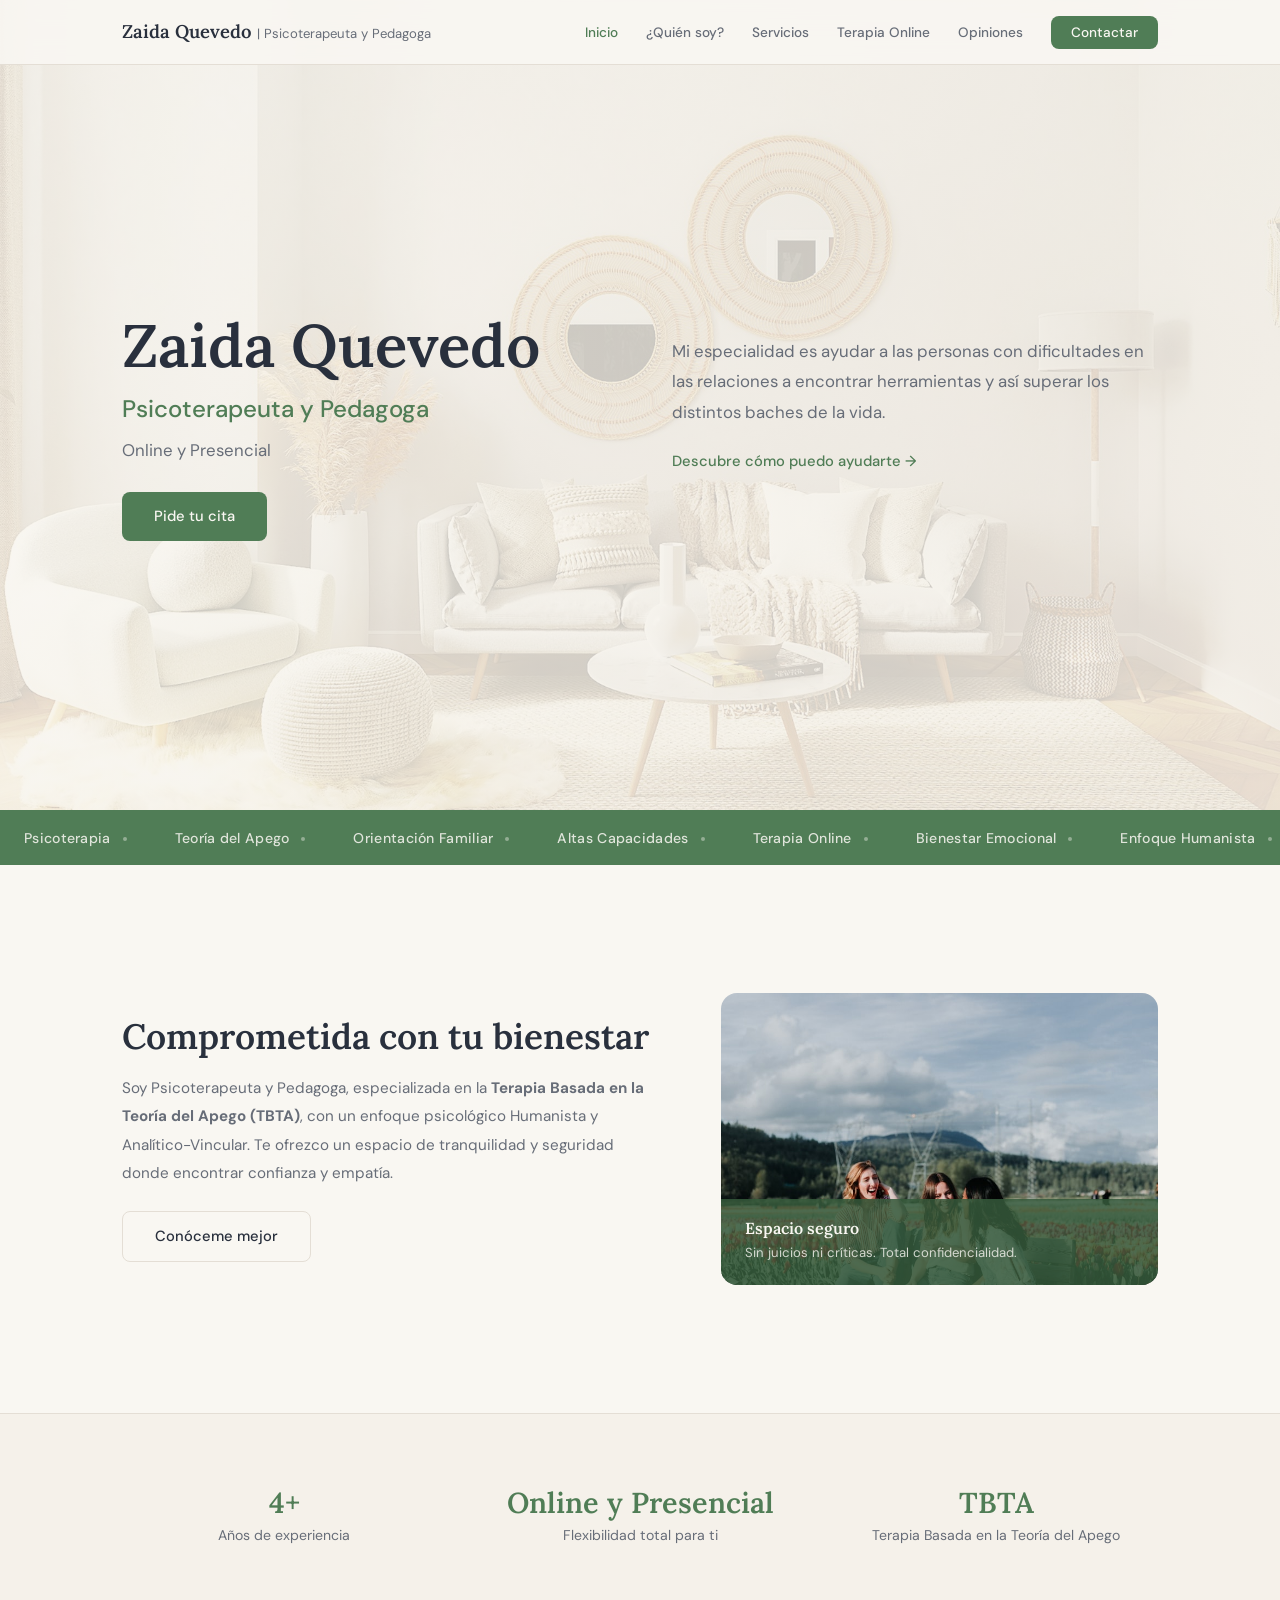
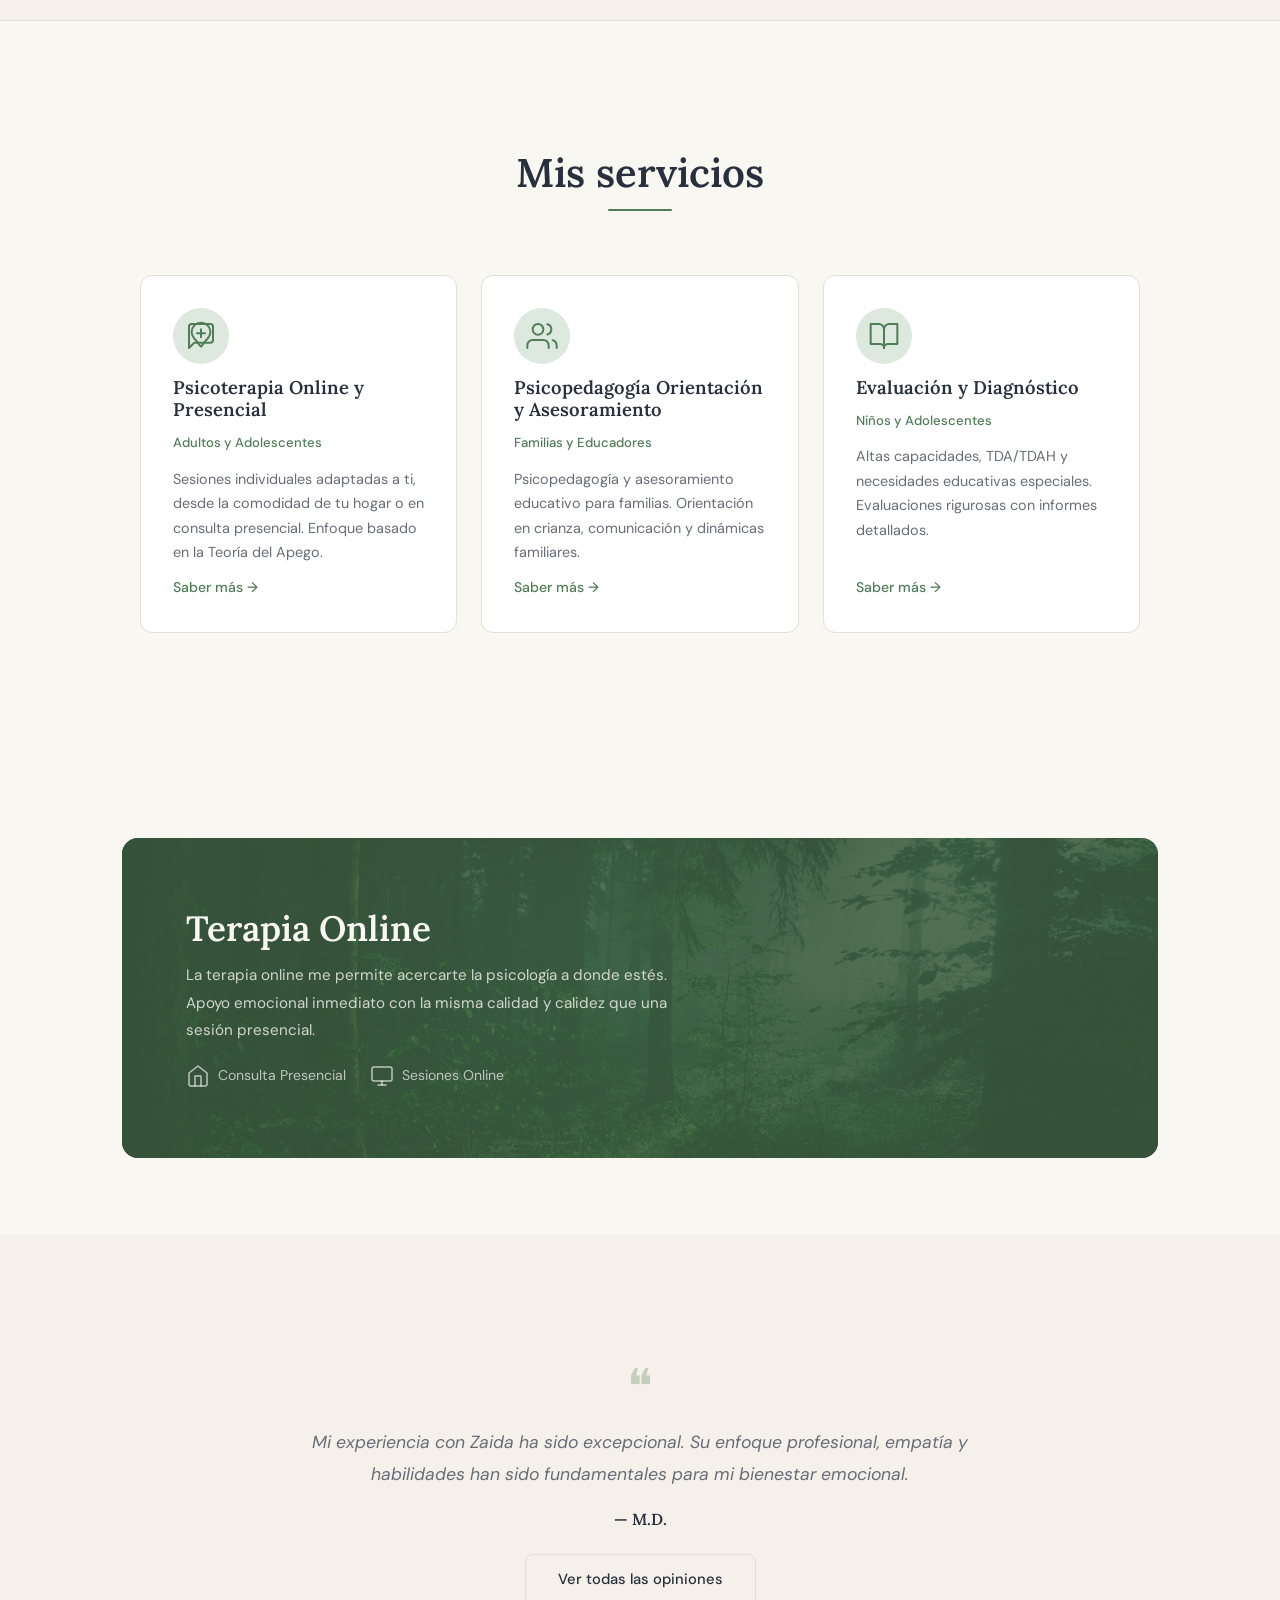
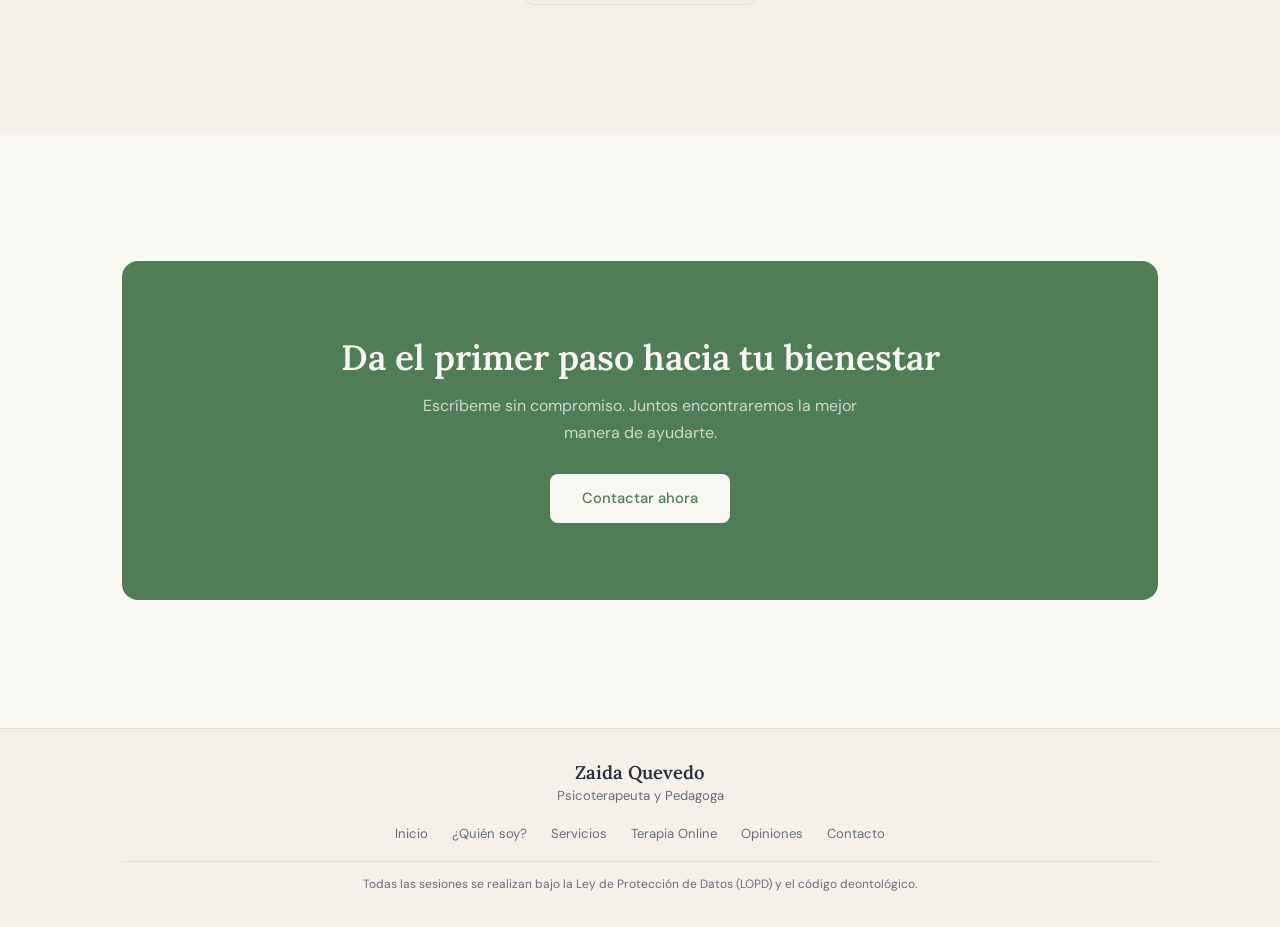
<file: psicoterapia/index.html>
<!DOCTYPE html>
<html lang="es">
<head>
    <meta charset="UTF-8">
    <meta name="viewport" content="width=device-width, initial-scale=1.0">
    <title>Zaida Quevedo | Psicoterapeuta y Pedagoga</title>
    <link rel="preconnect" href="https://fonts.googleapis.com">
    <link rel="preconnect" href="https://fonts.gstatic.com" crossorigin>
    <link href="https://fonts.googleapis.com/css2?family=DM+Sans:ital,wght@0,400;0,500;0,600;0,700;1,400&family=Lora:ital,wght@0,400;0,500;0,600;0,700;1,400&display=swap" rel="stylesheet">
    <link rel="stylesheet" href="styles.css">
</head>
<body>
    <!-- Navegación -->
    <nav class="navbar" id="navbar">
        <div class="nav-container">
            <a href="index.html" class="nav-logo">Zaida Quevedo <span>| Psicoterapeuta y Pedagoga</span></a>
            <button class="nav-toggle" id="navToggle" aria-label="Abrir menú">
                <span></span><span></span><span></span>
            </button>
            <ul class="nav-menu" id="navMenu">
                <li><a href="index.html" class="nav-link active">Inicio</a></li>
                <li><a href="quien-soy.html" class="nav-link">¿Quién soy?</a></li>
                <li><a href="servicios.html" class="nav-link">Servicios</a></li>
                <li><a href="terapia-online.html" class="nav-link">Terapia Online</a></li>
                <li><a href="opiniones.html" class="nav-link">Opiniones</a></li>
                <li><a href="contacto.html" class="nav-link nav-cta">Contactar</a></li>
            </ul>
        </div>
    </nav>

    <!-- HERO -->
    <section class="hero">
        <div class="hero-bg">
            <img src="img/hero-cozy.jpg" alt="Sala de espera cálida y acogedora">
        </div>
        <div class="hero-container">
            <div class="hero-left">
                <h1 class="hero-name">Zaida Quevedo</h1>
                <p class="hero-title">Psicoterapeuta y Pedagoga</p>
                <p class="hero-subtitle">Online y Presencial</p>
                <a href="contacto.html" class="btn btn-primary">Pide tu cita</a>
            </div>
            <div class="hero-right">
                <p class="hero-description">
                    Mi especialidad es ayudar a las personas con dificultades en las relaciones
                    a encontrar herramientas y así superar los distintos baches de la vida.
                </p>
                <a href="quien-soy.html" class="hero-description-link">Descubre cómo puedo ayudarte &rarr;</a>
            </div>
        </div>
    </section>

    <!-- TICKER -->
    <div class="ticker">
        <div class="ticker-track">
            <span class="ticker-item">Psicoterapia <span class="dot"></span></span>
            <span class="ticker-item">Teoría del Apego <span class="dot"></span></span>
            <span class="ticker-item">Orientación Familiar <span class="dot"></span></span>
            <span class="ticker-item">Altas Capacidades <span class="dot"></span></span>
            <span class="ticker-item">Terapia Online <span class="dot"></span></span>
            <span class="ticker-item">Bienestar Emocional <span class="dot"></span></span>
            <span class="ticker-item">Enfoque Humanista <span class="dot"></span></span>
            <span class="ticker-item">Espacio Seguro <span class="dot"></span></span>
            <!-- Duplicado para loop continuo -->
            <span class="ticker-item">Psicoterapia <span class="dot"></span></span>
            <span class="ticker-item">Teoría del Apego <span class="dot"></span></span>
            <span class="ticker-item">Orientación Familiar <span class="dot"></span></span>
            <span class="ticker-item">Altas Capacidades <span class="dot"></span></span>
            <span class="ticker-item">Terapia Online <span class="dot"></span></span>
            <span class="ticker-item">Bienestar Emocional <span class="dot"></span></span>
            <span class="ticker-item">Enfoque Humanista <span class="dot"></span></span>
            <span class="ticker-item">Espacio Seguro <span class="dot"></span></span>
        </div>
    </div>

    <!-- PREVIEW: ¿Quién soy? -->
    <section class="home-preview">
        <div class="container">
            <div class="preview-grid">
                <div class="preview-text reveal-left">
                    <h2>Comprometida con tu bienestar</h2>
                    <p>
                        Soy Psicoterapeuta y Pedagoga, especializada en la <strong>Terapia Basada en la Teoría del Apego (TBTA)</strong>,
                        con un enfoque psicológico Humanista y Analítico-Vincular. Te ofrezco un espacio de tranquilidad
                        y seguridad donde encontrar confianza y empatía.
                    </p>
                    <a href="quien-soy.html" class="btn btn-secondary">Conóceme mejor</a>
                </div>
                <div class="preview-visual reveal-right">
                    <div class="preview-image-wrapper">
                        <img src="img/hands-comfort.jpg" alt="Manos de confort y apoyo" loading="lazy">
                        <div class="preview-image-label">
                            <h3>Espacio seguro</h3>
                            <p>Sin juicios ni críticas. Total confidencialidad.</p>
                        </div>
                    </div>
                </div>
            </div>
        </div>
    </section>

    <!-- STATS -->
    <section class="stats-section">
        <div class="container">
            <div class="stats-grid">
                <div class="stat-item reveal delay-1">
                    <h3><span class="counter" data-target="10">0</span>+</h3>
                    <p>Años de experiencia</p>
                </div>
                <div class="stat-item reveal delay-2">
                    <h3>Online y Presencial</h3>
                    <p>Flexibilidad total para ti</p>
                </div>
                <div class="stat-item reveal delay-3">
                    <h3>TBTA</h3>
                    <p>Terapia Basada en la Teoría del Apego</p>
                </div>
            </div>
        </div>
    </section>

    <!-- PREVIEW: Servicios -->
    <section class="home-services">
        <div class="container">
            <div class="section-header reveal">
                <h2 class="section-title">Mis servicios</h2>
                <div class="section-line"></div>
            </div>
            <div class="services-grid">
                <div class="service-card reveal delay-1">
                    <div class="icon-circle">
                        <svg width="32" height="32" viewBox="0 0 24 24" fill="none" stroke="currentColor" stroke-width="1.5" stroke-linecap="round" stroke-linejoin="round">
                            <path d="M12 2a7 7 0 0 1 7 7c0 2.5-1.5 4.5-3 6s-2.5 3.5-4 5c-1.5-1.5-2.5-3.5-4-5s-3-3.5-3-6a7 7 0 0 1 7-7z"/>
                            <path d="M9 10h6"/><path d="M12 7v6"/>
                            <path d="M21 15a2 2 0 0 1-2 2H7l-4 4V5a2 2 0 0 1 2-2h14a2 2 0 0 1 2 2z"/>
                        </svg>
                    </div>
                    <h3>Psicoterapia Online y Presencial</h3>
                    <span class="service-for-tag">Adultos y Adolescentes</span>
                    <p>Sesiones individuales adaptadas a ti, desde la comodidad de tu hogar o en consulta presencial. Enfoque basado en la Teoría del Apego.</p>
                    <a href="servicios.html" class="card-link">Saber más &rarr;</a>
                </div>
                <div class="service-card reveal delay-2">
                    <div class="icon-circle">
                        <svg width="32" height="32" viewBox="0 0 24 24" fill="none" stroke="currentColor" stroke-width="1.5" stroke-linecap="round" stroke-linejoin="round">
                            <path d="M17 21v-2a4 4 0 0 0-4-4H5a4 4 0 0 0-4 4v2"/>
                            <circle cx="9" cy="7" r="4"/>
                            <path d="M23 21v-2a4 4 0 0 0-3-3.87"/>
                            <path d="M16 3.13a4 4 0 0 1 0 7.75"/>
                        </svg>
                    </div>
                    <h3>Psicopedagogía Orientación y Asesoramiento</h3>
                    <span class="service-for-tag">Familias y Educadores</span>
                    <p>Psicopedagogía y asesoramiento educativo para familias. Orientación en crianza, comunicación y dinámicas familiares.</p>
                    <a href="servicios.html" class="card-link">Saber más &rarr;</a>
                </div>
                <div class="service-card reveal delay-3">
                    <div class="icon-circle">
                        <svg width="32" height="32" viewBox="0 0 24 24" fill="none" stroke="currentColor" stroke-width="1.5" stroke-linecap="round" stroke-linejoin="round">
                            <path d="M2 3h6a4 4 0 0 1 4 4v14a3 3 0 0 0-3-3H2z"/>
                            <path d="M22 3h-6a4 4 0 0 0-4 4v14a3 3 0 0 1 3-3h7z"/>
                        </svg>
                    </div>
                    <h3>Evaluación y Diagnóstico</h3>
                    <span class="service-for-tag">Niños y Adolescentes</span>
                    <p>Altas capacidades, TDA/TDAH y necesidades educativas especiales. Evaluaciones rigurosas con informes detallados.</p>
                    <a href="servicios.html" class="card-link">Saber más &rarr;</a>
                </div>
            </div>
        </div>
    </section>

    <!-- PREVIEW: Terapia Online -->
    <section class="home-online">
        <div class="container">
            <div class="online-banner">
                <div class="online-banner-bg">
                    <img src="img/forest-path.jpg" alt="Camino iluminado en la naturaleza" loading="lazy">
                </div>
                <div class="online-banner-text">
                    <h2>Terapia Online</h2>
                    <p>La terapia online me permite acercarte la psicología a donde estés. Apoyo emocional inmediato con la misma calidad y calidez que una sesión presencial.</p>
                    <div class="online-banner-modes">
                        <span>
                            <svg width="24" height="24" viewBox="0 0 24 24" fill="none" stroke="currentColor" stroke-width="1.5" stroke-linecap="round" stroke-linejoin="round">
                                <path d="M3 9l9-7 9 7v11a2 2 0 0 1-2 2H5a2 2 0 0 1-2-2z"/>
                                <polyline points="9 22 9 12 15 12 15 22"/>
                            </svg>
                            Consulta Presencial
                        </span>
                        <span>
                            <svg width="24" height="24" viewBox="0 0 24 24" fill="none" stroke="currentColor" stroke-width="1.5" stroke-linecap="round" stroke-linejoin="round">
                                <rect x="2" y="3" width="20" height="14" rx="2" ry="2"/>
                                <line x1="8" y1="21" x2="16" y2="21"/>
                                <line x1="12" y1="17" x2="12" y2="21"/>
                            </svg>
                            Sesiones Online
                        </span>
                    </div>
                </div>
            </div>
        </div>
    </section>

    <!-- PREVIEW: Opiniones -->
    <section class="home-testimonial">
        <div class="container">
            <div class="featured-testimonial reveal">
                <div class="quote-icon">&#10077;</div>
                <p>
                    Mi experiencia con Zaida ha sido excepcional. Su enfoque profesional, empatía y habilidades
                    han sido fundamentales para mi bienestar emocional.
                </p>
                <span class="author-name">&mdash; M.D.</span>
                <a href="opiniones.html" class="btn btn-secondary">Ver todas las opiniones</a>
            </div>
        </div>
    </section>

    <!-- CTA Final -->
    <section class="home-cta">
        <div class="container">
            <div class="cta-box reveal-scale">
                <h2>Da el primer paso hacia tu bienestar</h2>
                <p>Escríbeme sin compromiso. Juntos encontraremos la mejor manera de ayudarte.</p>
                <a href="contacto.html" class="btn btn-primary">Contactar ahora</a>
            </div>
        </div>
    </section>

    <!-- FOOTER -->
    <footer class="footer">
        <div class="container">
            <div class="footer-content">
                <div class="footer-brand">
                    <h3>Zaida Quevedo</h3>
                    <p>Psicoterapeuta y Pedagoga</p>
                </div>
                <div class="footer-links">
                    <a href="index.html">Inicio</a>
                    <a href="quien-soy.html">¿Quién soy?</a>
                    <a href="servicios.html">Servicios</a>
                    <a href="terapia-online.html">Terapia Online</a>
                    <a href="opiniones.html">Opiniones</a>
                    <a href="contacto.html">Contacto</a>
                </div>
                <div class="footer-legal">
                    <p>Todas las sesiones se realizan bajo la Ley de Protección de Datos (LOPD) y el código deontológico.</p>
                </div>
            </div>
        </div>
    </footer>

    <script src="script.js"></script>
</body>
</html>
</file>
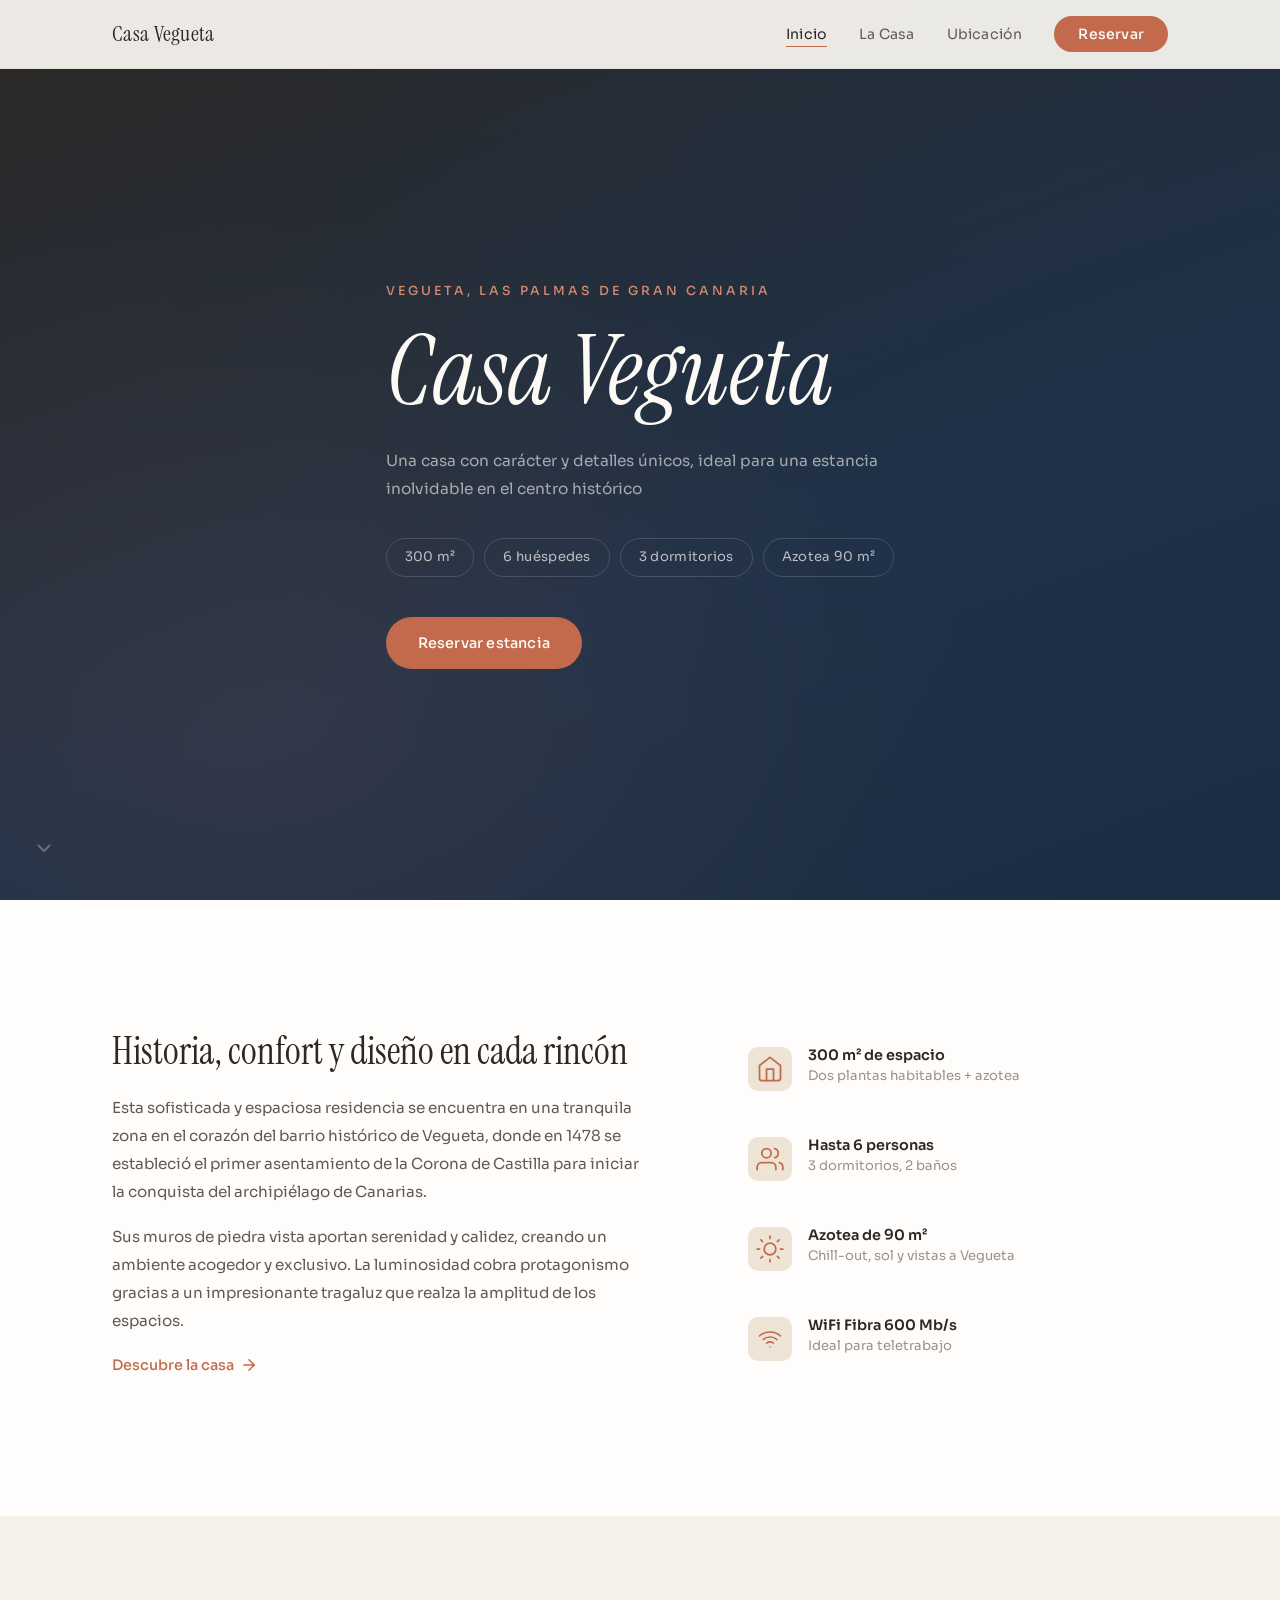
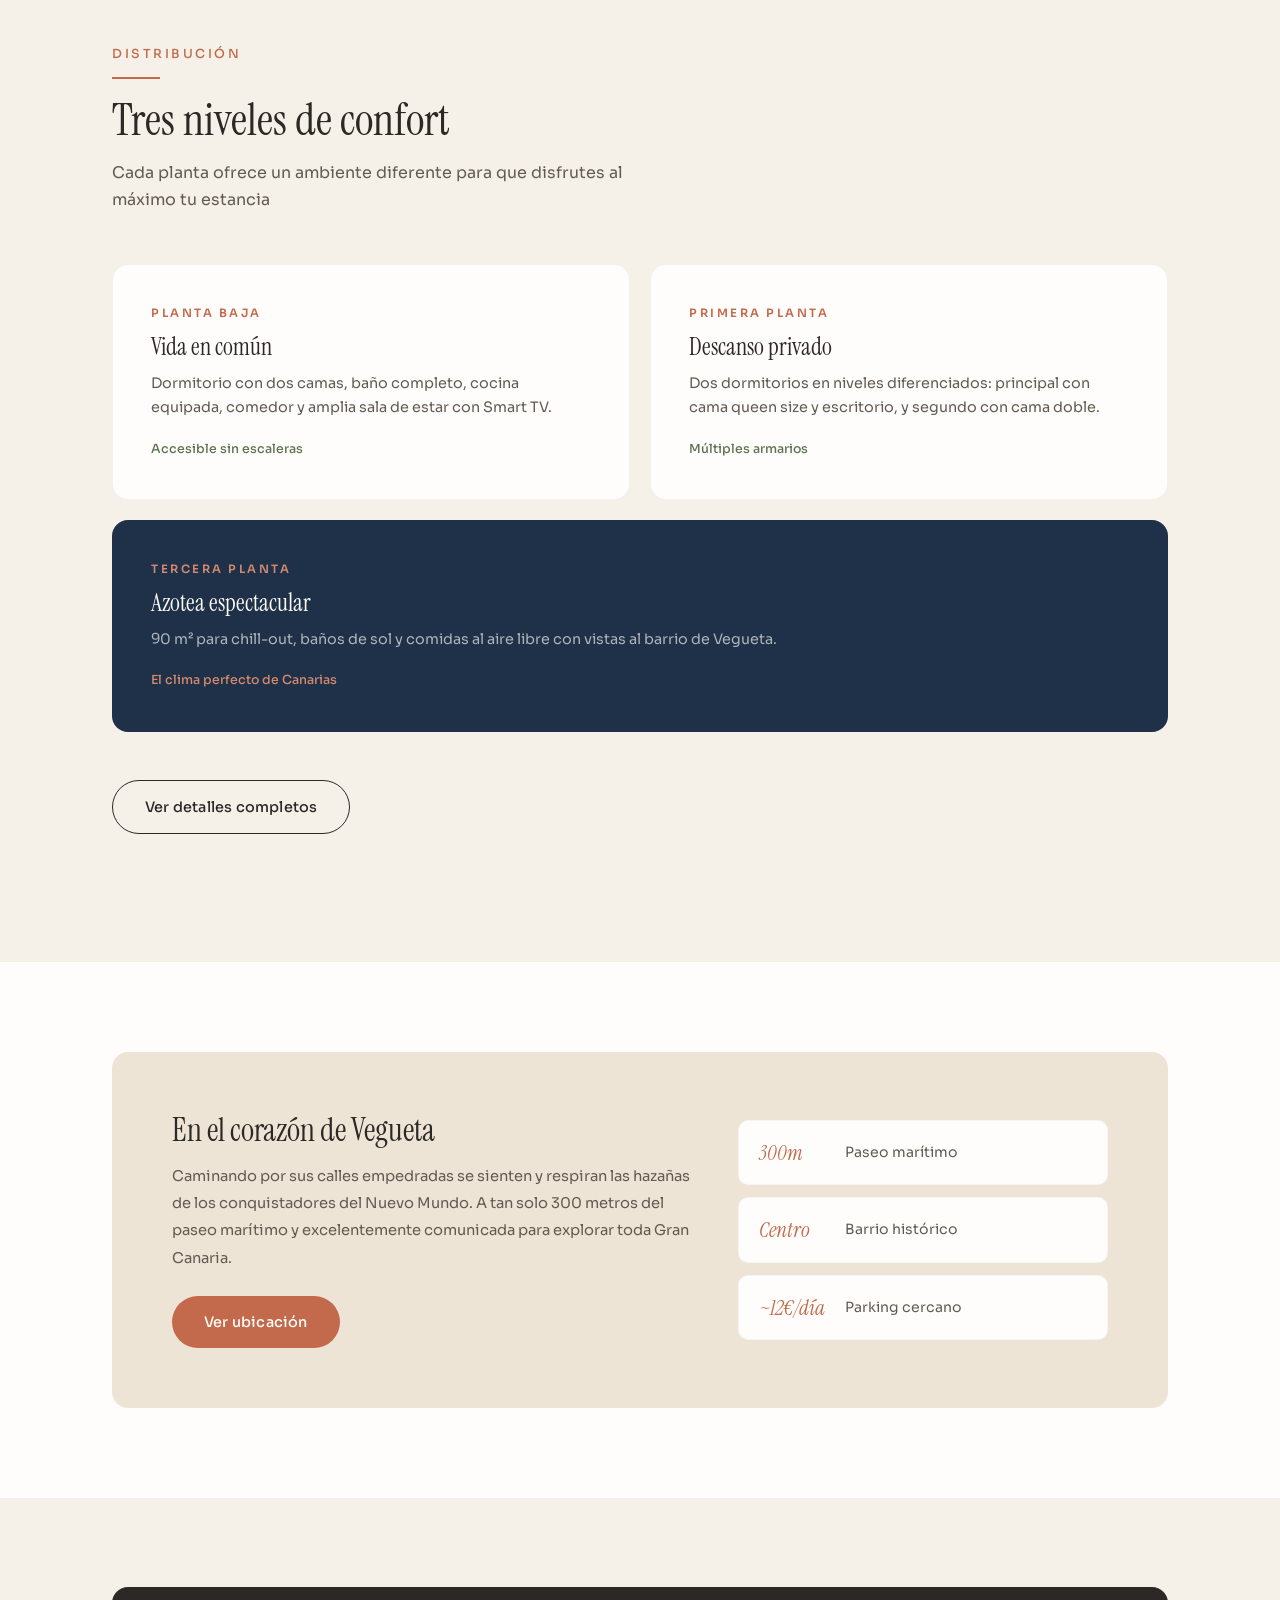
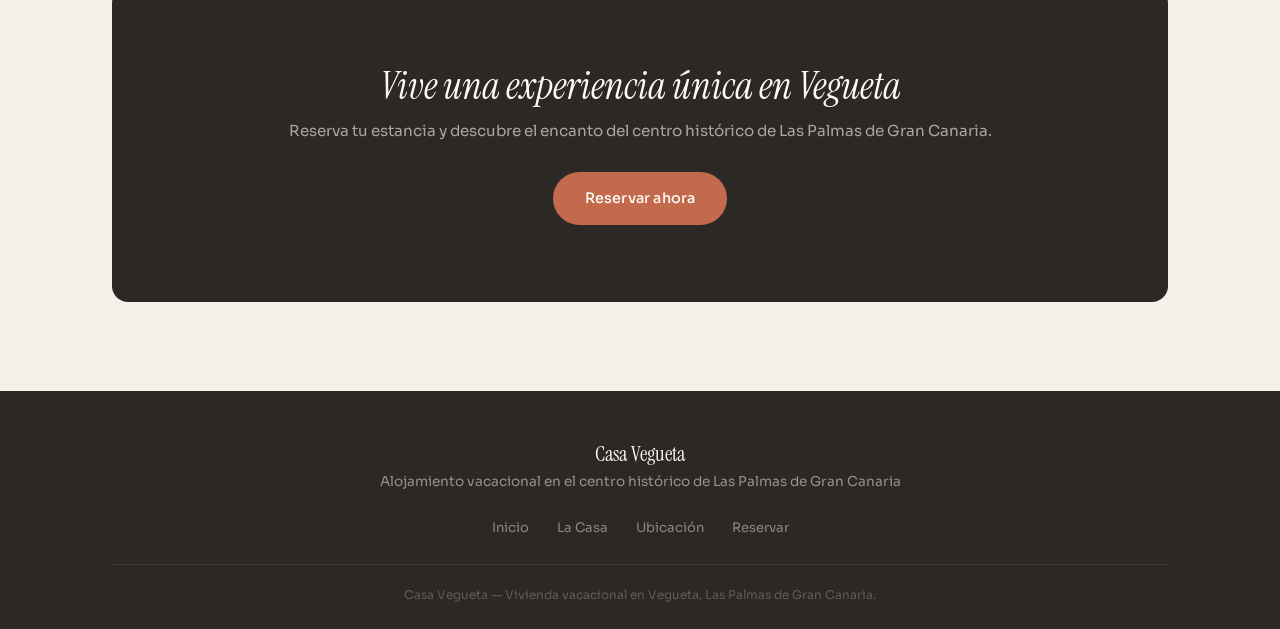
<file: vacacional/index.html>
<!DOCTYPE html>
<html lang="es">
<head>
    <meta charset="UTF-8">
    <meta name="viewport" content="width=device-width, initial-scale=1.0">
    <title>Casa Vegueta | Alojamiento Vacacional en Las Palmas de Gran Canaria</title>
    <meta name="description" content="Casa Vegueta — 300 m² de historia, confort y diseño en el corazón de Vegueta, Las Palmas de Gran Canaria. 3 dormitorios, azotea de 90 m² y ubicación privilegiada.">
    <link rel="preconnect" href="https://fonts.googleapis.com">
    <link rel="preconnect" href="https://fonts.gstatic.com" crossorigin>
    <link href="https://fonts.googleapis.com/css2?family=Instrument+Serif:ital@0;1&family=Sora:wght@300;400;500;600&display=swap" rel="stylesheet">
    <link rel="stylesheet" href="styles.css">
</head>
<body>

    <!-- NAV -->
    <nav class="navbar" id="navbar">
        <div class="nav-container">
            <a href="index.html" class="nav-logo">Casa Vegueta</a>
            <button class="nav-toggle" id="navToggle" aria-label="Abrir menú">
                <span></span><span></span><span></span>
            </button>
            <ul class="nav-menu" id="navMenu">
                <li><a href="index.html" class="nav-link active">Inicio</a></li>
                <li><a href="la-casa.html" class="nav-link">La Casa</a></li>
                <li><a href="ubicacion.html" class="nav-link">Ubicación</a></li>
                <li><a href="reservar.html" class="nav-link nav-cta">Reservar</a></li>
            </ul>
        </div>
    </nav>

    <!-- HERO -->
    <section class="hero">
        <div class="hero-content">
            <p class="hero-location">Vegueta, Las Palmas de Gran Canaria</p>
            <h1 class="hero-title">Casa Vegueta</h1>
            <p class="hero-subtitle">Una casa con carácter y detalles únicos, ideal para una estancia inolvidable en el centro histórico</p>
            <div class="hero-badges">
                <span class="badge">300 m²</span>
                <span class="badge">6 huéspedes</span>
                <span class="badge">3 dormitorios</span>
                <span class="badge">Azotea 90 m²</span>
            </div>
            <a href="reservar.html" class="btn btn-primary">Reservar estancia</a>
        </div>
        <div class="hero-scroll">
            <svg width="24" height="24" viewBox="0 0 24 24" fill="none" stroke="currentColor" stroke-width="2">
                <polyline points="6 9 12 15 18 9"/>
            </svg>
        </div>
    </section>

    <!-- INTRO -->
    <section class="intro">
        <div class="container">
            <div class="intro-grid">
                <div class="intro-text">
                    <h2>Historia, confort y diseño en cada rincón</h2>
                    <p>
                        Esta sofisticada y espaciosa residencia se encuentra en una tranquila zona en el corazón
                        del barrio histórico de Vegueta, donde en 1478 se estableció el primer asentamiento de la
                        Corona de Castilla para iniciar la conquista del archipiélago de Canarias.
                    </p>
                    <p>
                        Sus muros de piedra vista aportan serenidad y calidez, creando un ambiente acogedor y exclusivo.
                        La luminosidad cobra protagonismo gracias a un impresionante tragaluz que realza la amplitud de los espacios.
                    </p>
                    <a href="la-casa.html" class="link-arrow">
                        Descubre la casa
                        <svg width="18" height="18" viewBox="0 0 24 24" fill="none" stroke="currentColor" stroke-width="2" stroke-linecap="round" stroke-linejoin="round">
                            <line x1="5" y1="12" x2="19" y2="12"/><polyline points="12 5 19 12 12 19"/>
                        </svg>
                    </a>
                </div>
                <div class="intro-features">
                    <div class="feature-item reveal">
                        <div class="feature-icon">
                            <svg width="28" height="28" viewBox="0 0 24 24" fill="none" stroke="currentColor" stroke-width="1.5" stroke-linecap="round" stroke-linejoin="round">
                                <path d="M3 9l9-7 9 7v11a2 2 0 0 1-2 2H5a2 2 0 0 1-2-2z"/>
                                <polyline points="9 22 9 12 15 12 15 22"/>
                            </svg>
                        </div>
                        <div>
                            <h4>300 m² de espacio</h4>
                            <p>Dos plantas habitables + azotea</p>
                        </div>
                    </div>
                    <div class="feature-item reveal reveal-delay-1">
                        <div class="feature-icon">
                            <svg width="28" height="28" viewBox="0 0 24 24" fill="none" stroke="currentColor" stroke-width="1.5" stroke-linecap="round" stroke-linejoin="round">
                                <path d="M17 21v-2a4 4 0 0 0-4-4H5a4 4 0 0 0-4 4v2"/>
                                <circle cx="9" cy="7" r="4"/>
                                <path d="M23 21v-2a4 4 0 0 0-3-3.87"/>
                                <path d="M16 3.13a4 4 0 0 1 0 7.75"/>
                            </svg>
                        </div>
                        <div>
                            <h4>Hasta 6 personas</h4>
                            <p>3 dormitorios, 2 baños</p>
                        </div>
                    </div>
                    <div class="feature-item reveal reveal-delay-2">
                        <div class="feature-icon">
                            <svg width="28" height="28" viewBox="0 0 24 24" fill="none" stroke="currentColor" stroke-width="1.5" stroke-linecap="round" stroke-linejoin="round">
                                <circle cx="12" cy="12" r="5"/>
                                <line x1="12" y1="1" x2="12" y2="3"/>
                                <line x1="12" y1="21" x2="12" y2="23"/>
                                <line x1="4.22" y1="4.22" x2="5.64" y2="5.64"/>
                                <line x1="18.36" y1="18.36" x2="19.78" y2="19.78"/>
                                <line x1="1" y1="12" x2="3" y2="12"/>
                                <line x1="21" y1="12" x2="23" y2="12"/>
                                <line x1="4.22" y1="19.78" x2="5.64" y2="18.36"/>
                                <line x1="18.36" y1="5.64" x2="19.78" y2="4.22"/>
                            </svg>
                        </div>
                        <div>
                            <h4>Azotea de 90 m²</h4>
                            <p>Chill-out, sol y vistas a Vegueta</p>
                        </div>
                    </div>
                    <div class="feature-item reveal reveal-delay-3">
                        <div class="feature-icon">
                            <svg width="24" height="24" viewBox="0 0 24 24" fill="none" stroke="currentColor" stroke-width="1.5" stroke-linecap="round" stroke-linejoin="round">
                                <path d="M5 12.55a11 11 0 0 1 14.08 0"/>
                                <path d="M1.42 9a16 16 0 0 1 21.16 0"/>
                                <path d="M8.53 16.11a6 6 0 0 1 6.95 0"/>
                                <line x1="12" y1="20" x2="12.01" y2="20"/>
                            </svg>
                        </div>
                        <div>
                            <h4>WiFi Fibra 600 Mb/s</h4>
                            <p>Ideal para teletrabajo</p>
                        </div>
                    </div>
                </div>
            </div>
        </div>
    </section>

    <!-- FLOORS PREVIEW -->
    <section class="floors-preview">
        <div class="container">
            <div class="section-header">
                <span class="section-label">Distribución</span>
                <div class="section-rule"></div>
                <h2>Tres niveles de confort</h2>
                <p class="section-sub">Cada planta ofrece un ambiente diferente para que disfrutes al máximo tu estancia</p>
            </div>
            <div class="floors-grid">
                <div class="floor-card reveal">
                    <div class="floor-number">Planta baja</div>
                    <h3>Vida en común</h3>
                    <p>Dormitorio con dos camas, baño completo, cocina equipada, comedor y amplia sala de estar con Smart TV.</p>
                    <span class="floor-note">Accesible sin escaleras</span>
                </div>
                <div class="floor-card reveal reveal-delay-1">
                    <div class="floor-number">Primera planta</div>
                    <h3>Descanso privado</h3>
                    <p>Dos dormitorios en niveles diferenciados: principal con cama queen size y escritorio, y segundo con cama doble.</p>
                    <span class="floor-note">Múltiples armarios</span>
                </div>
                <div class="floor-card floor-card--highlight reveal reveal-delay-2">
                    <div class="floor-number">Tercera planta</div>
                    <h3>Azotea espectacular</h3>
                    <p>90 m² para chill-out, baños de sol y comidas al aire libre con vistas al barrio de Vegueta.</p>
                    <span class="floor-note">El clima perfecto de Canarias</span>
                </div>
            </div>
            <div class="text-center" style="margin-top: 3rem;">
                <a href="la-casa.html" class="btn btn-secondary">Ver detalles completos</a>
            </div>
        </div>
    </section>

    <!-- LOCATION PREVIEW -->
    <section class="location-preview">
        <div class="container">
            <div class="location-banner">
                <div class="location-text">
                    <h2>En el corazón de Vegueta</h2>
                    <p>
                        Caminando por sus calles empedradas se sienten y respiran las hazañas de los conquistadores
                        del Nuevo Mundo. A tan solo 300 metros del paseo marítimo y excelentemente comunicada para
                        explorar toda Gran Canaria.
                    </p>
                    <a href="ubicacion.html" class="btn btn-primary">Ver ubicación</a>
                </div>
                <div class="location-highlights">
                    <div class="highlight reveal">
                        <span class="highlight-distance">300m</span>
                        <span class="highlight-label">Paseo marítimo</span>
                    </div>
                    <div class="highlight reveal reveal-delay-1">
                        <span class="highlight-distance">Centro</span>
                        <span class="highlight-label">Barrio histórico</span>
                    </div>
                    <div class="highlight reveal reveal-delay-2">
                        <span class="highlight-distance">~12€/día</span>
                        <span class="highlight-label">Parking cercano</span>
                    </div>
                </div>
            </div>
        </div>
    </section>

    <!-- CTA -->
    <section class="cta-section">
        <div class="container">
            <div class="cta-box">
                <h2>Vive una experiencia única en Vegueta</h2>
                <p>Reserva tu estancia y descubre el encanto del centro histórico de Las Palmas de Gran Canaria.</p>
                <a href="reservar.html" class="btn btn-primary">Reservar ahora</a>
            </div>
        </div>
    </section>

    <!-- FOOTER -->
    <footer class="footer">
        <div class="container">
            <div class="footer-content">
                <div class="footer-brand">
                    <h3>Casa Vegueta</h3>
                    <p>Alojamiento vacacional en el centro histórico de Las Palmas de Gran Canaria</p>
                </div>
                <div class="footer-links">
                    <a href="index.html">Inicio</a>
                    <a href="la-casa.html">La Casa</a>
                    <a href="ubicacion.html">Ubicación</a>
                    <a href="reservar.html">Reservar</a>
                </div>
                <div class="footer-legal">
                    <p>Casa Vegueta — Vivienda vacacional en Vegueta, Las Palmas de Gran Canaria.</p>
                </div>
            </div>
        </div>
    </footer>

    <script src="script.js"></script>
</body>
</html>
</file>
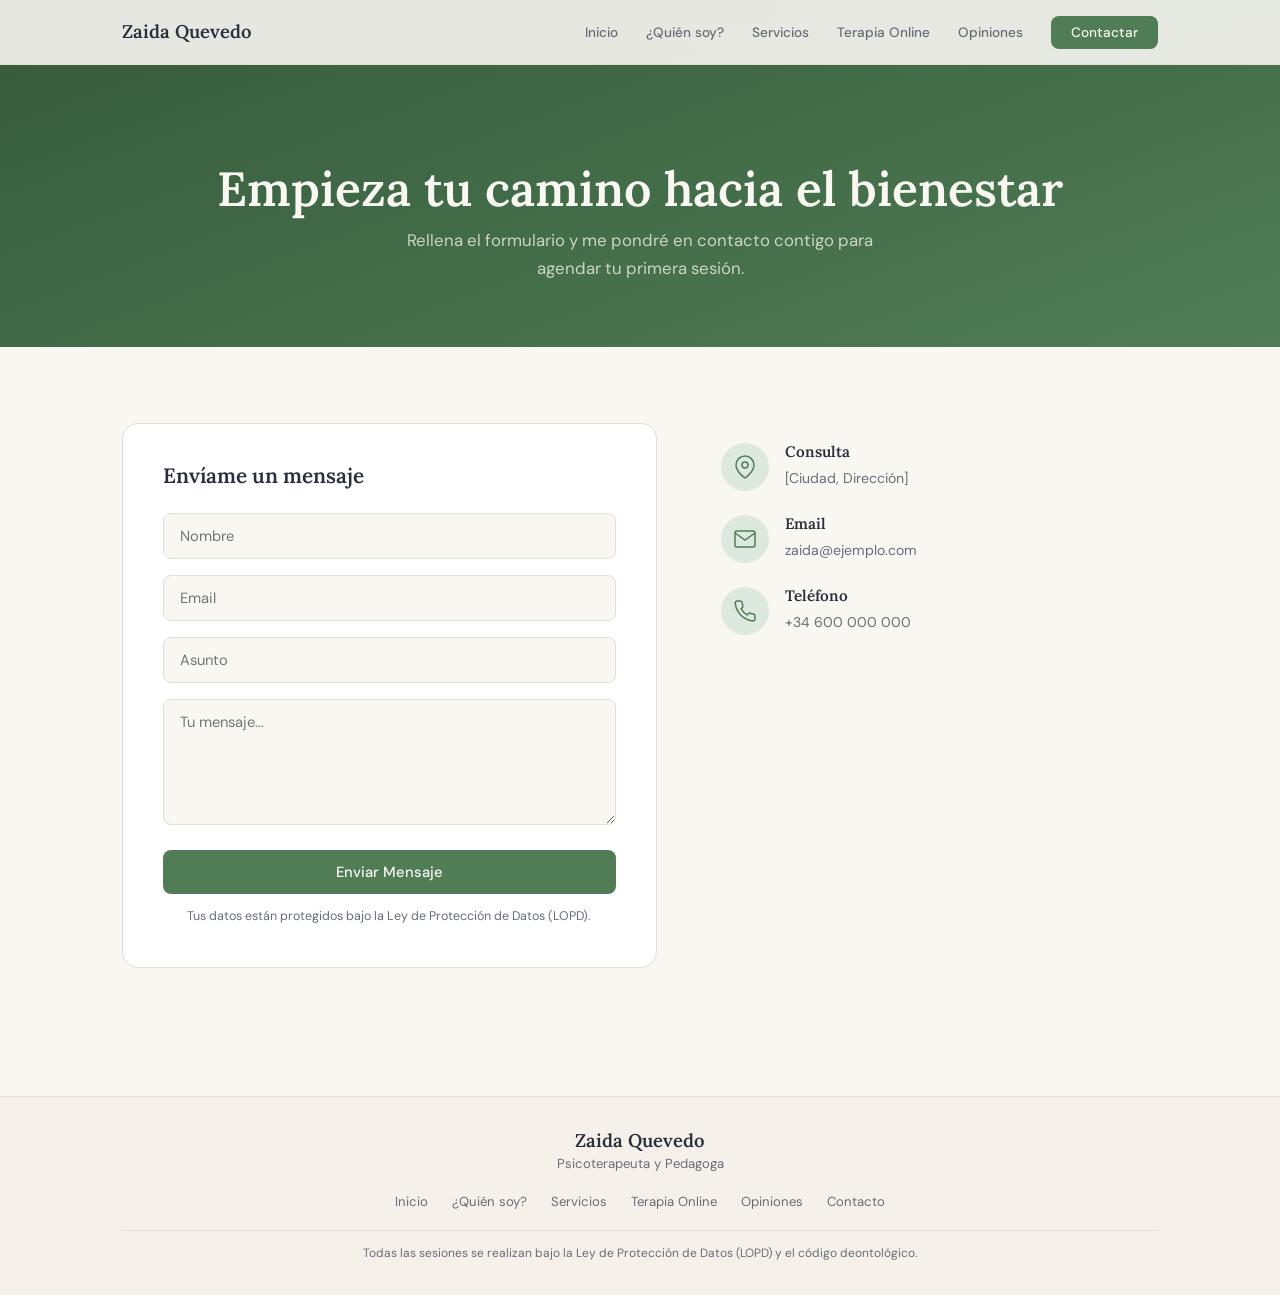
<file: psicoterapia/contacto.html>
<!DOCTYPE html>
<html lang="es">
<head>
    <meta charset="UTF-8">
    <meta name="viewport" content="width=device-width, initial-scale=1.0">
    <title>Contacto | Zaida Quevedo</title>
    <link rel="preconnect" href="https://fonts.googleapis.com">
    <link rel="preconnect" href="https://fonts.gstatic.com" crossorigin>
    <link href="https://fonts.googleapis.com/css2?family=DM+Sans:ital,wght@0,400;0,500;0,600;0,700;1,400&family=Lora:ital,wght@0,400;0,500;0,600;0,700;1,400&display=swap" rel="stylesheet">
    <link rel="stylesheet" href="styles.css">
</head>
<body>
    <!-- Navegación -->
    <nav class="navbar" id="navbar">
        <div class="nav-container">
            <a href="index.html" class="nav-logo">Zaida Quevedo</a>
            <button class="nav-toggle" id="navToggle" aria-label="Abrir menú">
                <span></span><span></span><span></span>
            </button>
            <ul class="nav-menu" id="navMenu">
                <li><a href="index.html" class="nav-link">Inicio</a></li>
                <li><a href="quien-soy.html" class="nav-link">¿Quién soy?</a></li>
                <li><a href="servicios.html" class="nav-link">Servicios</a></li>
                <li><a href="terapia-online.html" class="nav-link">Terapia Online</a></li>
                <li><a href="opiniones.html" class="nav-link">Opiniones</a></li>
                <li><a href="contacto.html" class="nav-link nav-cta active">Contactar</a></li>
            </ul>
        </div>
    </nav>

    <!-- Page Header -->
    <section class="page-header page-header--green">
        <div class="container">
            <h1>Empieza tu camino hacia el bienestar</h1>
            <p>Rellena el formulario y me pondré en contacto contigo para agendar tu primera sesión.</p>
        </div>
    </section>

    <!-- Contacto -->
    <section class="contact-page">
        <div class="container">
            <div class="contact-grid">
                <form class="contact-form reveal-left" id="contactForm">
                    <h3>Envíame un mensaje</h3>
                    <div class="form-group">
                        <input type="text" id="name" name="name" required placeholder="Nombre">
                    </div>
                    <div class="form-group">
                        <input type="email" id="email" name="email" required placeholder="Email">
                    </div>
                    <div class="form-group">
                        <input type="text" id="subject" name="subject" placeholder="Asunto">
                    </div>
                    <div class="form-group">
                        <textarea id="message" name="message" rows="5" placeholder="Tu mensaje..."></textarea>
                    </div>
                    <button type="submit" class="btn btn-primary btn-full">Enviar Mensaje</button>
                    <p class="form-privacy">Tus datos están protegidos bajo la Ley de Protección de Datos (LOPD).</p>
                </form>

                <div class="contact-info reveal-right">
                    <div class="contact-methods">
                        <div class="contact-method">
                            <div class="contact-method-icon">
                                <svg width="24" height="24" viewBox="0 0 24 24" fill="none" stroke="currentColor" stroke-width="1.5">
                                    <path d="M21 10c0 7-9 13-9 13s-9-6-9-13a9 9 0 0 1 18 0z"/><circle cx="12" cy="10" r="3"/>
                                </svg>
                            </div>
                            <div>
                                <h4>Consulta</h4>
                                <span>[Ciudad, Dirección]</span>
                            </div>
                        </div>
                        <div class="contact-method">
                            <div class="contact-method-icon">
                                <svg width="24" height="24" viewBox="0 0 24 24" fill="none" stroke="currentColor" stroke-width="1.5">
                                    <path d="M4 4h16c1.1 0 2 .9 2 2v12c0 1.1-.9 2-2 2H4c-1.1 0-2-.9-2-2V6c0-1.1.9-2 2-2z"/><polyline points="22,6 12,13 2,6"/>
                                </svg>
                            </div>
                            <div>
                                <h4>Email</h4>
                                <span>zaida@ejemplo.com</span>
                            </div>
                        </div>
                        <div class="contact-method">
                            <div class="contact-method-icon">
                                <svg width="24" height="24" viewBox="0 0 24 24" fill="none" stroke="currentColor" stroke-width="1.5">
                                    <path d="M22 16.92v3a2 2 0 0 1-2.18 2 19.79 19.79 0 0 1-8.63-3.07 19.5 19.5 0 0 1-6-6 19.79 19.79 0 0 1-3.07-8.67A2 2 0 0 1 4.11 2h3a2 2 0 0 1 2 1.72 12.84 12.84 0 0 0 .7 2.81 2 2 0 0 1-.45 2.11L8.09 9.91a16 16 0 0 0 6 6l1.27-1.27a2 2 0 0 1 2.11-.45 12.84 12.84 0 0 0 2.81.7A2 2 0 0 1 22 16.92z"/>
                                </svg>
                            </div>
                            <div>
                                <h4>Teléfono</h4>
                                <span>+34 600 000 000</span>
                            </div>
                        </div>
                    </div>
                </div>
            </div>
        </div>
    </section>

    <!-- FOOTER -->
    <footer class="footer">
        <div class="container">
            <div class="footer-content">
                <div class="footer-brand">
                    <h3>Zaida Quevedo</h3>
                    <p>Psicoterapeuta y Pedagoga</p>
                </div>
                <div class="footer-links">
                    <a href="index.html">Inicio</a>
                    <a href="quien-soy.html">¿Quién soy?</a>
                    <a href="servicios.html">Servicios</a>
                    <a href="terapia-online.html">Terapia Online</a>
                    <a href="opiniones.html">Opiniones</a>
                    <a href="contacto.html">Contacto</a>
                </div>
                <div class="footer-legal">
                    <p>Todas las sesiones se realizan bajo la Ley de Protección de Datos (LOPD) y el código deontológico.</p>
                </div>
            </div>
        </div>
    </footer>
    <script src="script.js"></script>
</body>
</html>
</file>
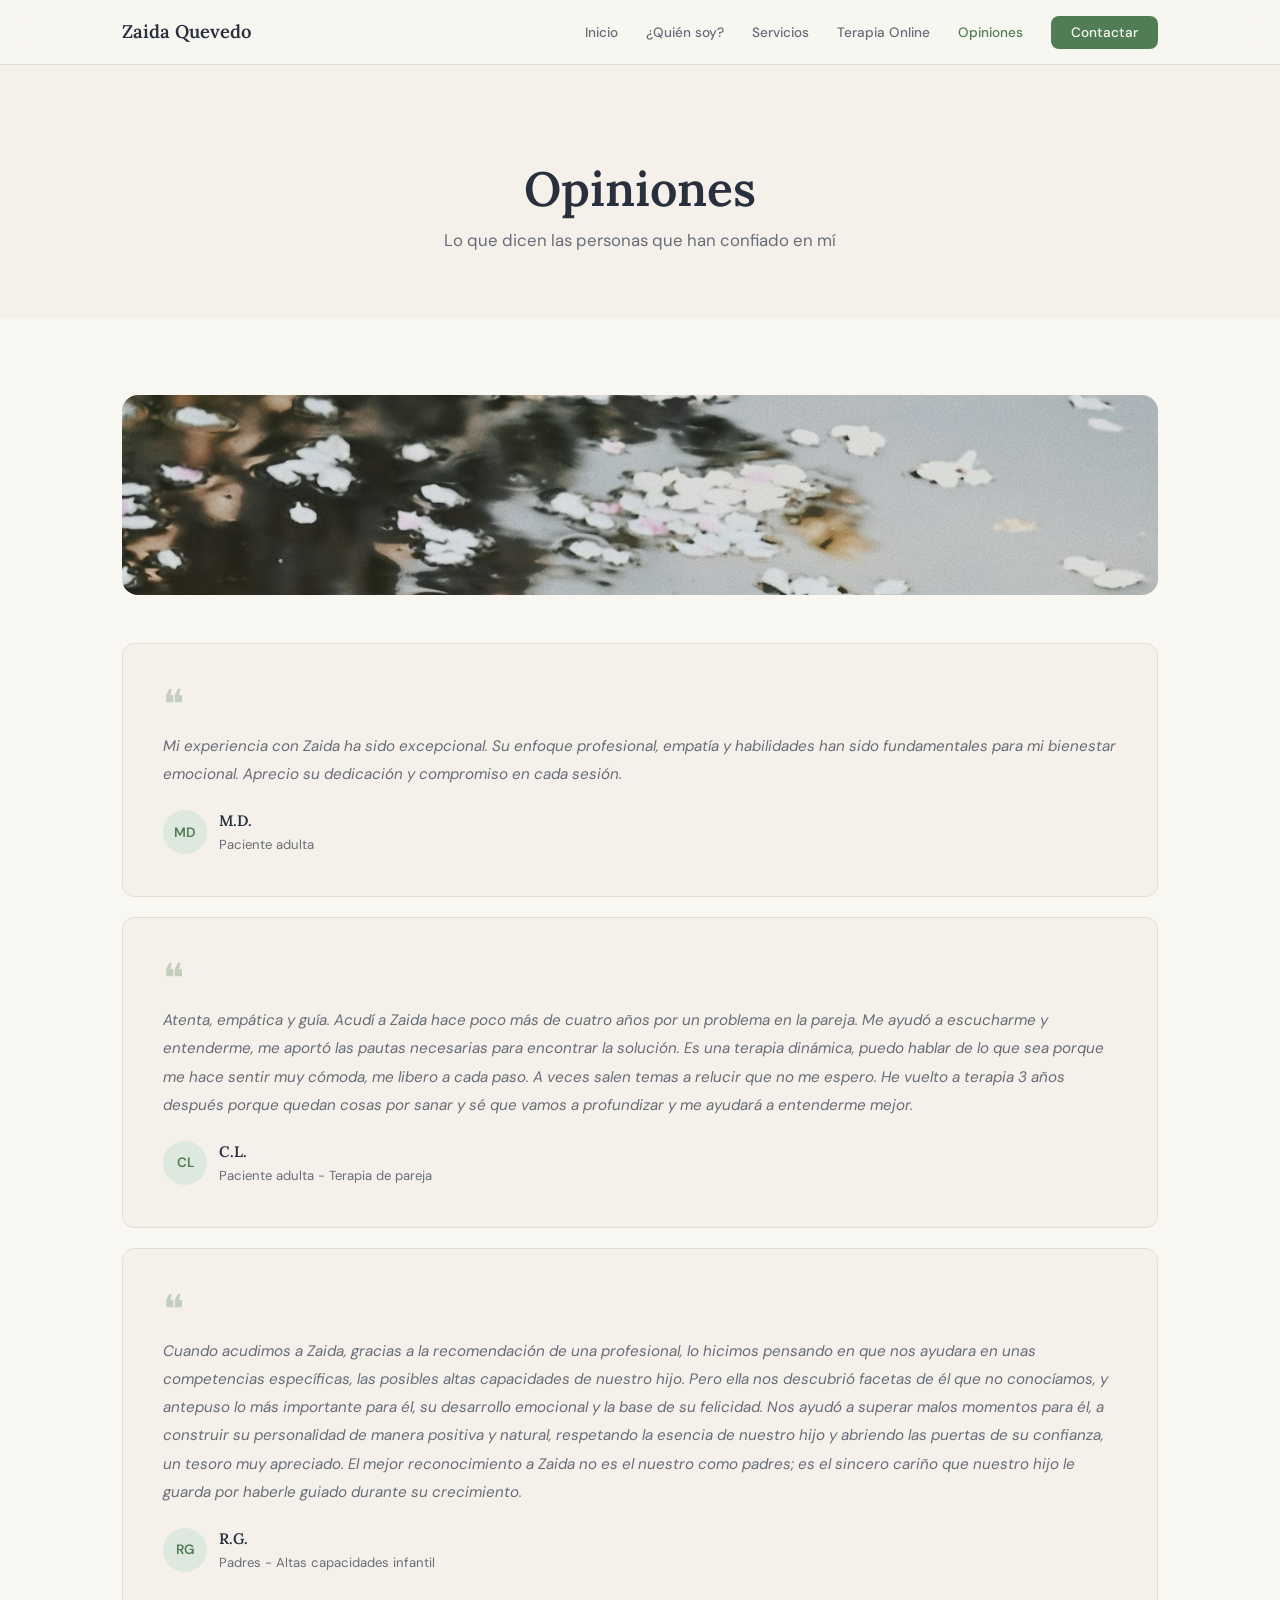
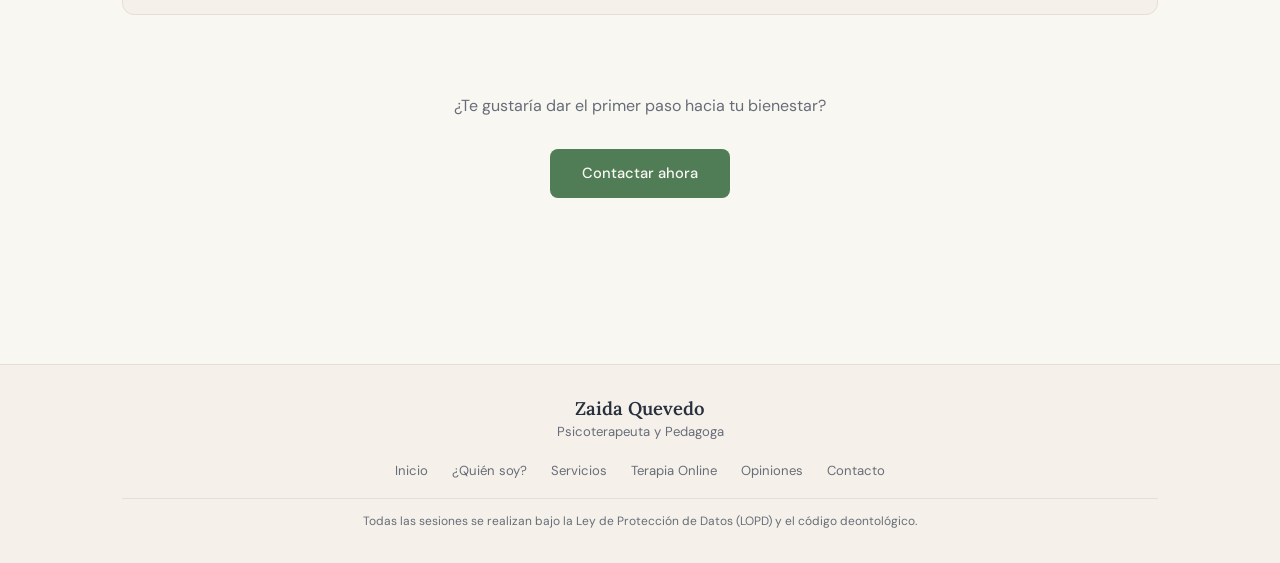
<file: psicoterapia/opiniones.html>
<!DOCTYPE html>
<html lang="es">
<head>
    <meta charset="UTF-8">
    <meta name="viewport" content="width=device-width, initial-scale=1.0">
    <title>Opiniones | Zaida Quevedo</title>
    <link rel="preconnect" href="https://fonts.googleapis.com">
    <link rel="preconnect" href="https://fonts.gstatic.com" crossorigin>
    <link href="https://fonts.googleapis.com/css2?family=DM+Sans:ital,wght@0,400;0,500;0,600;0,700;1,400&family=Lora:ital,wght@0,400;0,500;0,600;0,700;1,400&display=swap" rel="stylesheet">
    <link rel="stylesheet" href="styles.css">
</head>
<body>
    <!-- Navegación -->
    <nav class="navbar" id="navbar">
        <div class="nav-container">
            <a href="index.html" class="nav-logo">Zaida Quevedo</a>
            <button class="nav-toggle" id="navToggle" aria-label="Abrir menú">
                <span></span><span></span><span></span>
            </button>
            <ul class="nav-menu" id="navMenu">
                <li><a href="index.html" class="nav-link">Inicio</a></li>
                <li><a href="quien-soy.html" class="nav-link">¿Quién soy?</a></li>
                <li><a href="servicios.html" class="nav-link">Servicios</a></li>
                <li><a href="terapia-online.html" class="nav-link">Terapia Online</a></li>
                <li><a href="opiniones.html" class="nav-link active">Opiniones</a></li>
                <li><a href="contacto.html" class="nav-link nav-cta">Contactar</a></li>
            </ul>
        </div>
    </nav>

    <!-- Page Header -->
    <section class="page-header">
        <div class="container">
            <h1>Opiniones</h1>
            <p>Lo que dicen las personas que han confiado en mí</p>
        </div>
    </section>

    <!-- Testimonials Page -->
    <section class="testimonials-page">
        <div class="container">

            <div class="testimonial-image-banner reveal">
                <img src="img/watercolor-pink.jpg" alt="Fondo suave rosado" loading="lazy">
            </div>

            <div class="testimonial-full reveal delay-1">
                <div class="testimonial-full-quote">❝</div>
                <blockquote>
                    Mi experiencia con Zaida ha sido excepcional. Su enfoque profesional, empatía y habilidades han sido fundamentales para mi bienestar emocional. Aprecio su dedicación y compromiso en cada sesión.
                </blockquote>
                <div class="testimonial-full-author">
                    <div class="author-avatar">MD</div>
                    <div>
                        <span class="author-name">M.D.</span>
                        <span class="author-type">Paciente adulta</span>
                    </div>
                </div>
            </div>

            <div class="testimonial-full reveal delay-2">
                <div class="testimonial-full-quote">❝</div>
                <blockquote>
                    Atenta, empática y guía. Acudí a Zaida hace poco más de cuatro años por un problema en la pareja. Me ayudó a escucharme y entenderme, me aportó las pautas necesarias para encontrar la solución. Es una terapia dinámica, puedo hablar de lo que sea porque me hace sentir muy cómoda, me libero a cada paso. A veces salen temas a relucir que no me espero. He vuelto a terapia 3 años después porque quedan cosas por sanar y sé que vamos a profundizar y me ayudará a entenderme mejor.
                </blockquote>
                <div class="testimonial-full-author">
                    <div class="author-avatar">CL</div>
                    <div>
                        <span class="author-name">C.L.</span>
                        <span class="author-type">Paciente adulta - Terapia de pareja</span>
                    </div>
                </div>
            </div>

            <div class="testimonial-full reveal delay-3">
                <div class="testimonial-full-quote">❝</div>
                <blockquote>
                    Cuando acudimos a Zaida, gracias a la recomendación de una profesional, lo hicimos pensando en que nos ayudara en unas competencias específicas, las posibles altas capacidades de nuestro hijo. Pero ella nos descubrió facetas de él que no conocíamos, y antepuso lo más importante para él, su desarrollo emocional y la base de su felicidad. Nos ayudó a superar malos momentos para él, a construir su personalidad de manera positiva y natural, respetando la esencia de nuestro hijo y abriendo las puertas de su confianza, un tesoro muy apreciado. El mejor reconocimiento a Zaida no es el nuestro como padres; es el sincero cariño que nuestro hijo le guarda por haberle guiado durante su crecimiento.
                </blockquote>
                <div class="testimonial-full-author">
                    <div class="author-avatar">RG</div>
                    <div>
                        <span class="author-name">R.G.</span>
                        <span class="author-type">Padres - Altas capacidades infantil</span>
                    </div>
                </div>
            </div>

            <!-- CTA -->
            <div class="page-cta">
                <p>¿Te gustaría dar el primer paso hacia tu bienestar?</p>
                <a href="contacto.html" class="btn btn-primary">Contactar ahora</a>
            </div>

        </div>
    </section>

    <!-- Footer -->
    <footer class="footer">
        <div class="container">
            <div class="footer-content">
                <div class="footer-brand">
                    <h3>Zaida Quevedo</h3>
                    <p>Psicoterapeuta y Pedagoga</p>
                </div>
                <div class="footer-links">
                    <a href="index.html">Inicio</a>
                    <a href="quien-soy.html">¿Quién soy?</a>
                    <a href="servicios.html">Servicios</a>
                    <a href="terapia-online.html">Terapia Online</a>
                    <a href="opiniones.html">Opiniones</a>
                    <a href="contacto.html">Contacto</a>
                </div>
                <div class="footer-legal">
                    <p>Todas las sesiones se realizan bajo la Ley de Protección de Datos (LOPD) y el código deontológico.</p>
                </div>
            </div>
        </div>
    </footer>
    <script src="script.js"></script>
</body>
</html>
</file>
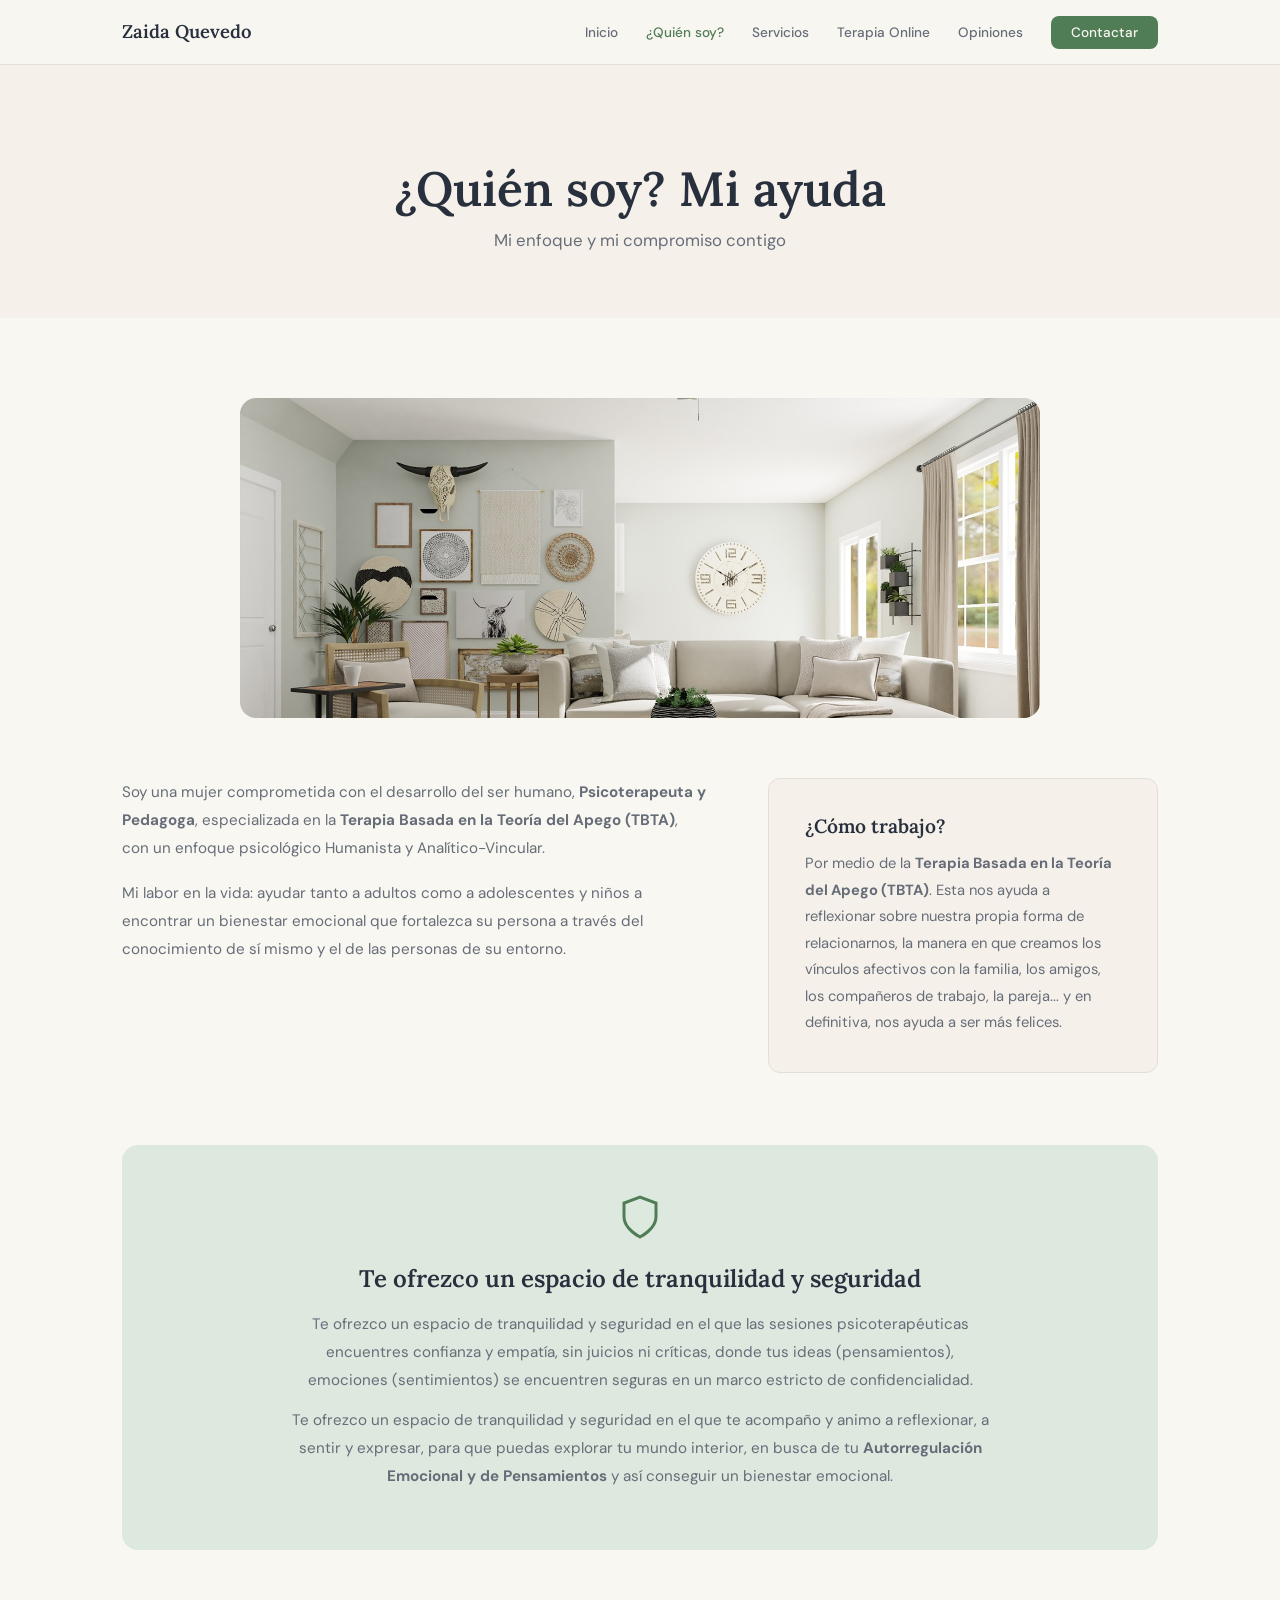
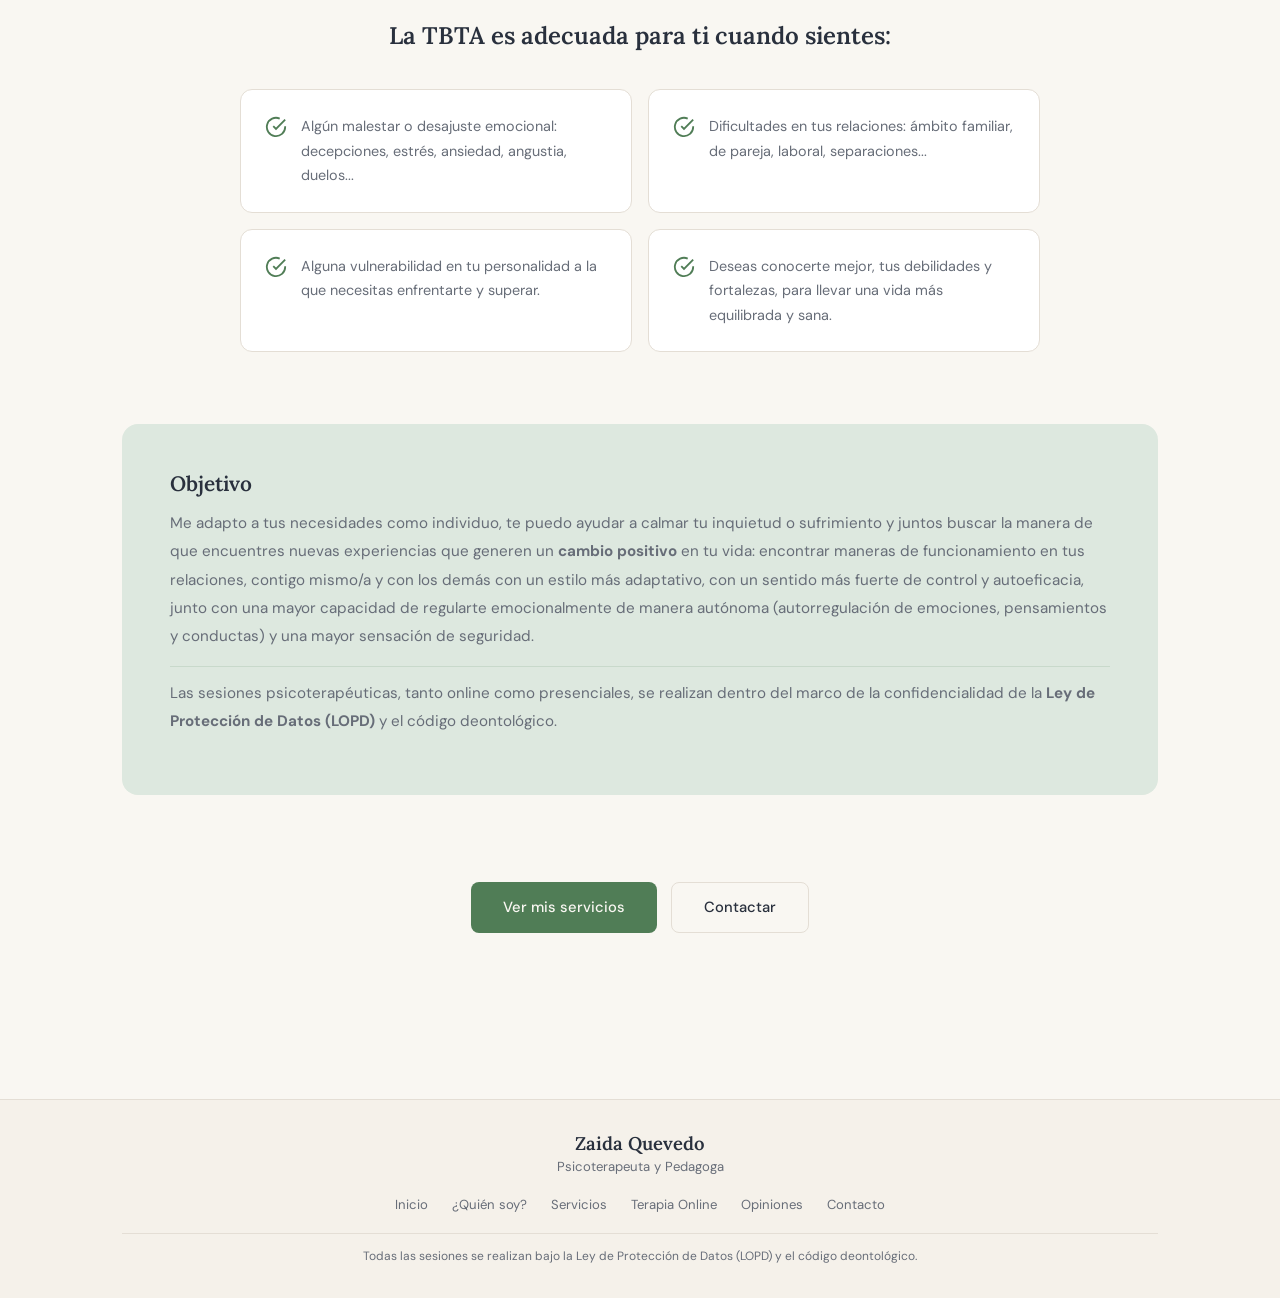
<file: psicoterapia/quien-soy.html>
<!DOCTYPE html>
<html lang="es">
<head>
    <meta charset="UTF-8">
    <meta name="viewport" content="width=device-width, initial-scale=1.0">
    <title>¿Quién soy? | Zaida Quevedo</title>
    <link rel="preconnect" href="https://fonts.googleapis.com">
    <link rel="preconnect" href="https://fonts.gstatic.com" crossorigin>
    <link href="https://fonts.googleapis.com/css2?family=DM+Sans:ital,wght@0,400;0,500;0,600;0,700;1,400&family=Lora:ital,wght@0,400;0,500;0,600;0,700;1,400&display=swap" rel="stylesheet">
    <link rel="stylesheet" href="styles.css">
</head>
<body>
    <!-- Navegación -->
    <nav class="navbar" id="navbar">
        <div class="nav-container">
            <a href="index.html" class="nav-logo">Zaida Quevedo</a>
            <button class="nav-toggle" id="navToggle" aria-label="Abrir menú">
                <span></span><span></span><span></span>
            </button>
            <ul class="nav-menu" id="navMenu">
                <li><a href="index.html" class="nav-link">Inicio</a></li>
                <li><a href="quien-soy.html" class="nav-link active">¿Quién soy?</a></li>
                <li><a href="servicios.html" class="nav-link">Servicios</a></li>
                <li><a href="terapia-online.html" class="nav-link">Terapia Online</a></li>
                <li><a href="opiniones.html" class="nav-link">Opiniones</a></li>
                <li><a href="contacto.html" class="nav-link nav-cta">Contactar</a></li>
            </ul>
        </div>
    </nav>

    <!-- Page Header -->
    <section class="page-header">
        <div class="container">
            <h1>¿Quién soy? Mi ayuda</h1>
            <p>Mi enfoque y mi compromiso contigo</p>
        </div>
    </section>

    <!-- Presentación -->
    <section class="about" style="padding-top: 80px;">
        <div class="container">
            <div class="about-image-wrapper reveal">
                <img src="img/therapy-room.jpg" alt="Espacio de consulta acogedor" loading="lazy">
            </div>
            <div class="about-grid">
                <div class="about-main reveal-left">
                    <p class="about-intro">
                        Soy una mujer comprometida con el desarrollo del ser humano, <strong>Psicoterapeuta y Pedagoga</strong>,
                        especializada en la <strong>Terapia Basada en la Teoría del Apego (TBTA)</strong>, con un enfoque
                        psicológico Humanista y Analítico-Vincular.
                    </p>
                    <p>
                        Mi labor en la vida: ayudar tanto a adultos como a adolescentes y niños a encontrar un
                        bienestar emocional que fortalezca su persona a través del conocimiento de sí mismo y el
                        de las personas de su entorno.
                    </p>
                </div>
                <div class="about-method reveal-right">
                    <div class="method-card">
                        <h3>¿Cómo trabajo?</h3>
                        <p>
                            Por medio de la <strong>Terapia Basada en la Teoría del Apego (TBTA)</strong>. Esta nos ayuda a reflexionar
                            sobre nuestra propia forma de relacionarnos, la manera en que creamos los vínculos afectivos con la familia,
                            los amigos, los compañeros de trabajo, la pareja... y en definitiva, nos ayuda a ser más felices.
                        </p>
                    </div>
                </div>
            </div>

            <!-- Espacio seguro -->
            <div class="safe-space reveal-scale">
                <div class="safe-space-icon">
                    <svg width="48" height="48" viewBox="0 0 24 24" fill="none" stroke="currentColor" stroke-width="1.5">
                        <path d="M12 22s8-4 8-10V5l-8-3-8 3v7c0 6 8 10 8 10z"/>
                    </svg>
                </div>
                <h3>Te ofrezco un espacio de tranquilidad y seguridad</h3>
                <p>
                    Te ofrezco un espacio de tranquilidad y seguridad en el que las sesiones psicoterapéuticas
                    encuentres confianza y empatía, sin juicios ni críticas, donde tus ideas (pensamientos),
                    emociones (sentimientos) se encuentren seguras en un marco estricto de confidencialidad.
                </p>
                <p>
                    Te ofrezco un espacio de tranquilidad y seguridad en el que te acompaño y animo a reflexionar,
                    a sentir y expresar, para que puedas explorar tu mundo interior, en busca de tu
                    <strong>Autorregulación Emocional y de Pensamientos</strong> y así conseguir un bienestar emocional.
                </p>
            </div>

            <!-- Cuándo es para ti -->
            <div class="when-section">
                <h3 class="reveal">La TBTA es adecuada para ti cuando sientes:</h3>
                <div class="when-grid">
                    <div class="when-card reveal delay-1">
                        <div class="when-icon">
                            <svg width="22" height="22" viewBox="0 0 24 24" fill="none" stroke="currentColor" stroke-width="2"><path d="M22 11.08V12a10 10 0 1 1-5.93-9.14"/><polyline points="22 4 12 14.01 9 11.01"/></svg>
                        </div>
                        <p>Algún malestar o desajuste emocional: decepciones, estrés, ansiedad, angustia, duelos...</p>
                    </div>
                    <div class="when-card reveal delay-2">
                        <div class="when-icon">
                            <svg width="22" height="22" viewBox="0 0 24 24" fill="none" stroke="currentColor" stroke-width="2"><path d="M22 11.08V12a10 10 0 1 1-5.93-9.14"/><polyline points="22 4 12 14.01 9 11.01"/></svg>
                        </div>
                        <p>Dificultades en tus relaciones: ámbito familiar, de pareja, laboral, separaciones...</p>
                    </div>
                    <div class="when-card reveal delay-3">
                        <div class="when-icon">
                            <svg width="22" height="22" viewBox="0 0 24 24" fill="none" stroke="currentColor" stroke-width="2"><path d="M22 11.08V12a10 10 0 1 1-5.93-9.14"/><polyline points="22 4 12 14.01 9 11.01"/></svg>
                        </div>
                        <p>Alguna vulnerabilidad en tu personalidad a la que necesitas enfrentarte y superar.</p>
                    </div>
                    <div class="when-card reveal delay-4">
                        <div class="when-icon">
                            <svg width="22" height="22" viewBox="0 0 24 24" fill="none" stroke="currentColor" stroke-width="2"><path d="M22 11.08V12a10 10 0 1 1-5.93-9.14"/><polyline points="22 4 12 14.01 9 11.01"/></svg>
                        </div>
                        <p>Deseas conocerte mejor, tus debilidades y fortalezas, para llevar una vida más equilibrada y sana.</p>
                    </div>
                </div>
            </div>

            <!-- Objetivo -->
            <div class="objective reveal">
                <h3>Objetivo</h3>
                <p>
                    Me adapto a tus necesidades como individuo, te puedo ayudar a calmar tu inquietud o sufrimiento
                    y juntos buscar la manera de que encuentres nuevas experiencias que generen un <strong>cambio positivo</strong>
                    en tu vida: encontrar maneras de funcionamiento en tus relaciones, contigo mismo/a y con los demás
                    con un estilo más adaptativo, con un sentido más fuerte de control y autoeficacia, junto con una mayor
                    capacidad de regularte emocionalmente de manera autónoma (autorregulación de emociones, pensamientos
                    y conductas) y una mayor sensación de seguridad.
                </p>
                <p class="confidentiality">
                    Las sesiones psicoterapéuticas, tanto online como presenciales, se realizan dentro del marco de la
                    confidencialidad de la <strong>Ley de Protección de Datos (LOPD)</strong> y el código deontológico.
                </p>
            </div>

            <!-- CTA -->
            <div class="page-cta">
                <a href="servicios.html" class="btn btn-primary">Ver mis servicios</a>
                <a href="contacto.html" class="btn btn-secondary">Contactar</a>
            </div>
        </div>
    </section>

    <!-- FOOTER -->
    <footer class="footer">
        <div class="container">
            <div class="footer-content">
                <div class="footer-brand">
                    <h3>Zaida Quevedo</h3>
                    <p>Psicoterapeuta y Pedagoga</p>
                </div>
                <div class="footer-links">
                    <a href="index.html">Inicio</a>
                    <a href="quien-soy.html">¿Quién soy?</a>
                    <a href="servicios.html">Servicios</a>
                    <a href="terapia-online.html">Terapia Online</a>
                    <a href="opiniones.html">Opiniones</a>
                    <a href="contacto.html">Contacto</a>
                </div>
                <div class="footer-legal">
                    <p>Todas las sesiones se realizan bajo la Ley de Protección de Datos (LOPD) y el código deontológico.</p>
                </div>
            </div>
        </div>
    </footer>
    <script src="script.js"></script>
</body>
</html>
</file>
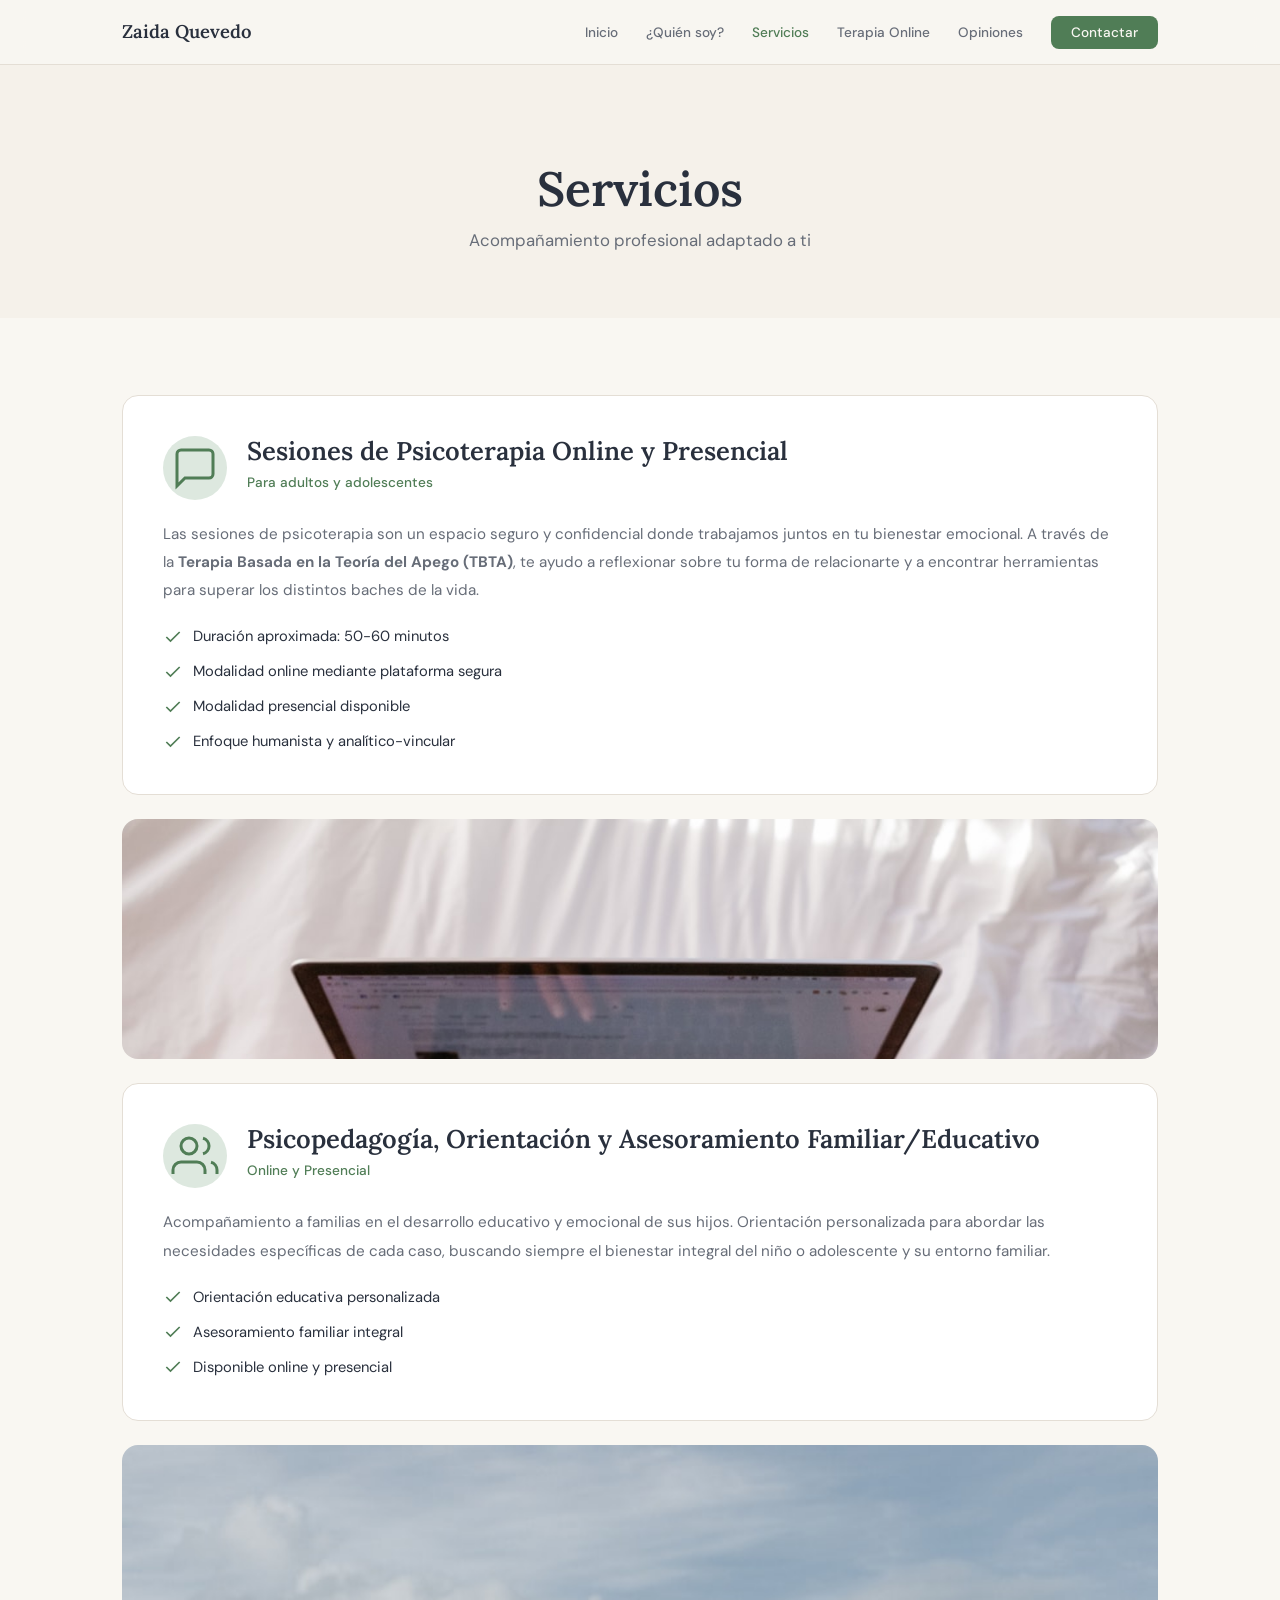
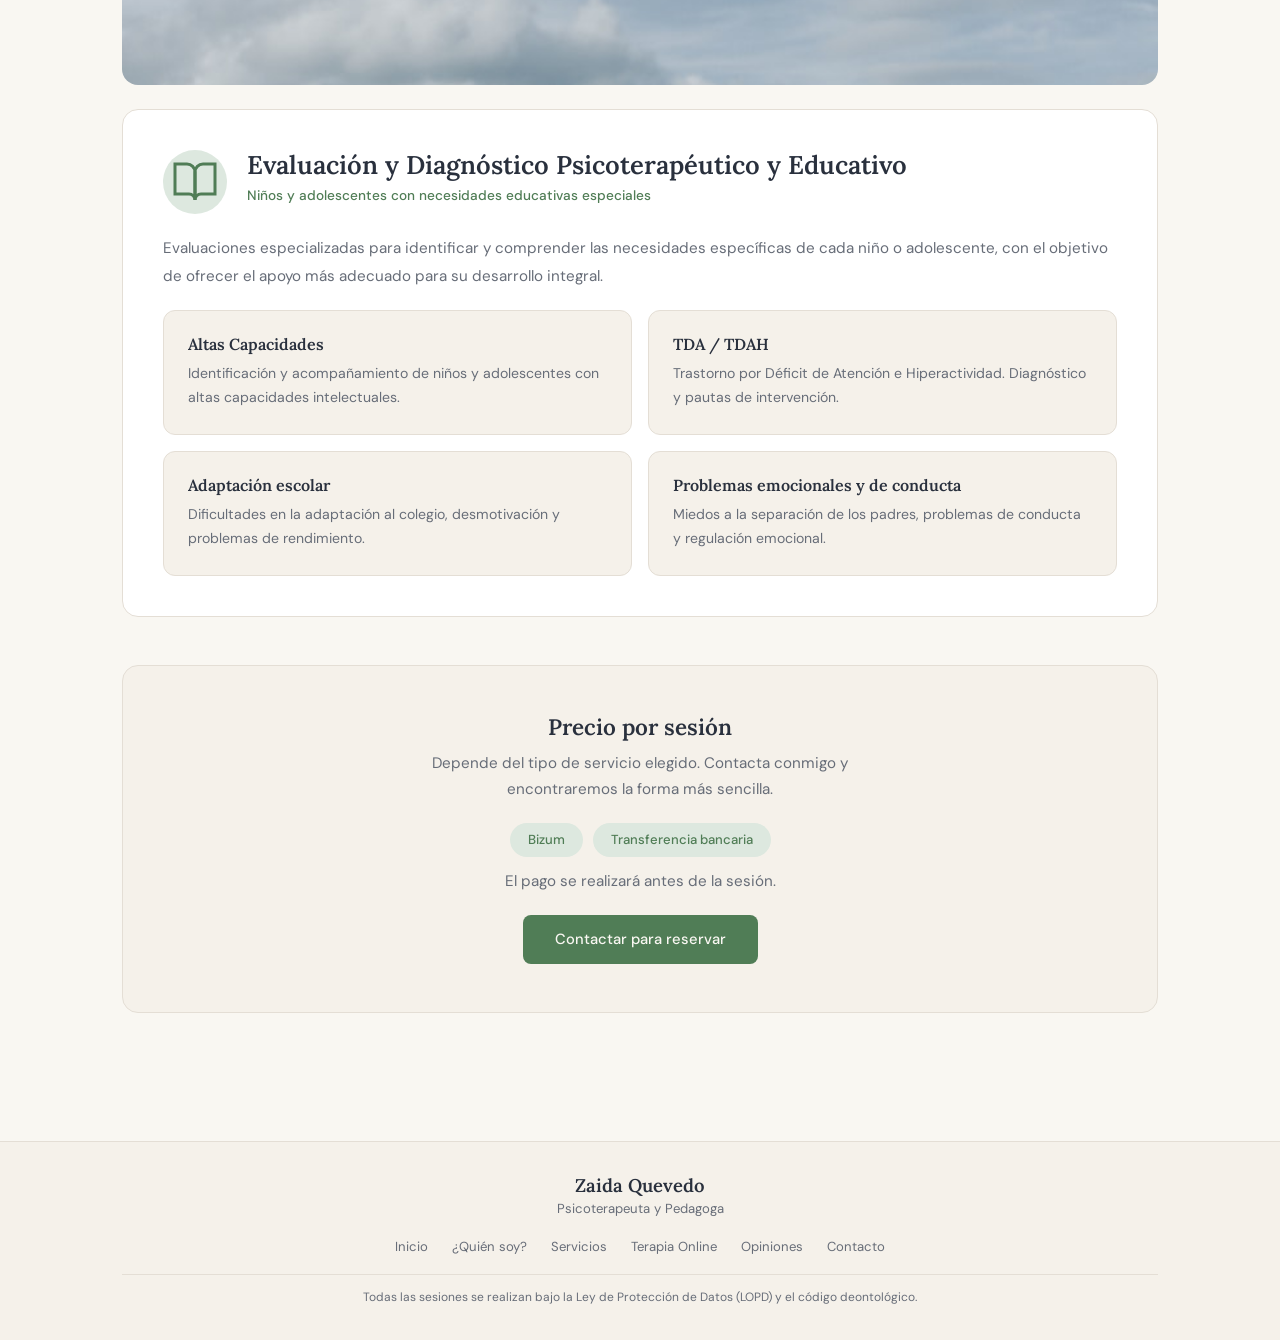
<file: psicoterapia/servicios.html>
<!DOCTYPE html>
<html lang="es">
<head>
    <meta charset="UTF-8">
    <meta name="viewport" content="width=device-width, initial-scale=1.0">
    <title>Servicios | Zaida Quevedo</title>
    <link rel="preconnect" href="https://fonts.googleapis.com">
    <link rel="preconnect" href="https://fonts.gstatic.com" crossorigin>
    <link href="https://fonts.googleapis.com/css2?family=DM+Sans:ital,wght@0,400;0,500;0,600;0,700;1,400&family=Lora:ital,wght@0,400;0,500;0,600;0,700;1,400&display=swap" rel="stylesheet">
    <link rel="stylesheet" href="styles.css">
</head>
<body>
    <!-- Navegacion -->
    <nav class="navbar" id="navbar">
        <div class="nav-container">
            <a href="index.html" class="nav-logo">Zaida Quevedo</a>
            <button class="nav-toggle" id="navToggle" aria-label="Abrir menu">
                <span></span><span></span><span></span>
            </button>
            <ul class="nav-menu" id="navMenu">
                <li><a href="index.html" class="nav-link">Inicio</a></li>
                <li><a href="quien-soy.html" class="nav-link">¿Quién soy?</a></li>
                <li><a href="servicios.html" class="nav-link active">Servicios</a></li>
                <li><a href="terapia-online.html" class="nav-link">Terapia Online</a></li>
                <li><a href="opiniones.html" class="nav-link">Opiniones</a></li>
                <li><a href="contacto.html" class="nav-link nav-cta">Contactar</a></li>
            </ul>
        </div>
    </nav>

    <!-- Page Header -->
    <section class="page-header">
        <div class="container">
            <h1>Servicios</h1>
            <p>Acompañamiento profesional adaptado a ti</p>
        </div>
    </section>

    <!-- Servicios detallados -->
    <section class="services-page">
        <div class="container">

            <!-- Servicio 1: Psicoterapia -->
            <div class="service-detail reveal" id="psicoterapia">
                <div class="service-detail-header">
                    <div class="service-icon-lg">
                        <svg width="48" height="48" viewBox="0 0 24 24" fill="none" stroke="currentColor" stroke-width="1.5">
                            <path d="M21 15a2 2 0 0 1-2 2H7l-4 4V5a2 2 0 0 1 2-2h14a2 2 0 0 1 2 2z"/>
                        </svg>
                    </div>
                    <div>
                        <h2>Sesiones de Psicoterapia Online y Presencial</h2>
                        <p class="service-for">Para adultos y adolescentes</p>
                    </div>
                </div>
                <div class="service-detail-body">
                    <p>
                        Las sesiones de psicoterapia son un espacio seguro y confidencial donde trabajamos juntos
                        en tu bienestar emocional. A través de la <strong>Terapia Basada en la Teoría del Apego (TBTA)</strong>,
                        te ayudo a reflexionar sobre tu forma de relacionarte y a encontrar herramientas para superar
                        los distintos baches de la vida.
                    </p>
                    <div class="service-features">
                        <div class="feature">
                            <svg width="20" height="20" viewBox="0 0 24 24" fill="none" stroke="currentColor" stroke-width="2"><polyline points="20 6 9 17 4 12"/></svg>
                            <span>Duración aproximada: 50-60 minutos</span>
                        </div>
                        <div class="feature">
                            <svg width="20" height="20" viewBox="0 0 24 24" fill="none" stroke="currentColor" stroke-width="2"><polyline points="20 6 9 17 4 12"/></svg>
                            <span>Modalidad online mediante plataforma segura</span>
                        </div>
                        <div class="feature">
                            <svg width="20" height="20" viewBox="0 0 24 24" fill="none" stroke="currentColor" stroke-width="2"><polyline points="20 6 9 17 4 12"/></svg>
                            <span>Modalidad presencial disponible</span>
                        </div>
                        <div class="feature">
                            <svg width="20" height="20" viewBox="0 0 24 24" fill="none" stroke="currentColor" stroke-width="2"><polyline points="20 6 9 17 4 12"/></svg>
                            <span>Enfoque humanista y analítico-vincular</span>
                        </div>
                    </div>
                </div>
            </div>

            <div class="section-decorative-image reveal">
                <img src="img/soft-light.jpg" alt="Momento de calma y bienestar" loading="lazy">
            </div>

            <!-- Servicio 2: Psicopedagogia -->
            <div class="service-detail reveal" id="psicopedagogia">
                <div class="service-detail-header">
                    <div class="service-icon-lg">
                        <svg width="48" height="48" viewBox="0 0 24 24" fill="none" stroke="currentColor" stroke-width="1.5">
                            <path d="M17 21v-2a4 4 0 0 0-4-4H5a4 4 0 0 0-4 4v2"/><circle cx="9" cy="7" r="4"/><path d="M23 21v-2a4 4 0 0 0-3-3.87"/><path d="M16 3.13a4 4 0 0 1 0 7.75"/>
                        </svg>
                    </div>
                    <div>
                        <h2>Psicopedagogía, Orientación y Asesoramiento Familiar/Educativo</h2>
                        <p class="service-for">Online y Presencial</p>
                    </div>
                </div>
                <div class="service-detail-body">
                    <p>
                        Acompañamiento a familias en el desarrollo educativo y emocional de sus hijos.
                        Orientación personalizada para abordar las necesidades específicas de cada caso,
                        buscando siempre el bienestar integral del niño o adolescente y su entorno familiar.
                    </p>
                    <div class="service-features">
                        <div class="feature">
                            <svg width="20" height="20" viewBox="0 0 24 24" fill="none" stroke="currentColor" stroke-width="2"><polyline points="20 6 9 17 4 12"/></svg>
                            <span>Orientación educativa personalizada</span>
                        </div>
                        <div class="feature">
                            <svg width="20" height="20" viewBox="0 0 24 24" fill="none" stroke="currentColor" stroke-width="2"><polyline points="20 6 9 17 4 12"/></svg>
                            <span>Asesoramiento familiar integral</span>
                        </div>
                        <div class="feature">
                            <svg width="20" height="20" viewBox="0 0 24 24" fill="none" stroke="currentColor" stroke-width="2"><polyline points="20 6 9 17 4 12"/></svg>
                            <span>Disponible online y presencial</span>
                        </div>
                    </div>
                </div>
            </div>

            <div class="section-decorative-image reveal">
                <img src="img/hands-comfort.jpg" alt="Conexión y apoyo emocional" loading="lazy">
            </div>

            <!-- Servicio 3: Evaluacion y Diagnostico -->
            <div class="service-detail reveal" id="evaluacion">
                <div class="service-detail-header">
                    <div class="service-icon-lg">
                        <svg width="48" height="48" viewBox="0 0 24 24" fill="none" stroke="currentColor" stroke-width="1.5">
                            <path d="M2 3h6a4 4 0 0 1 4 4v14a3 3 0 0 0-3-3H2z"/><path d="M22 3h-6a4 4 0 0 0-4 4v14a3 3 0 0 1 3-3h7z"/>
                        </svg>
                    </div>
                    <div>
                        <h2>Evaluación y Diagnóstico Psicoterapéutico y Educativo</h2>
                        <p class="service-for">Niños y adolescentes con necesidades educativas especiales</p>
                    </div>
                </div>
                <div class="service-detail-body">
                    <p>
                        Evaluaciones especializadas para identificar y comprender las necesidades específicas
                        de cada niño o adolescente, con el objetivo de ofrecer el apoyo más adecuado para su
                        desarrollo integral.
                    </p>
                    <div class="specialties-grid">
                        <div class="specialty-card reveal delay-1">
                            <h4>Altas Capacidades</h4>
                            <p>Identificación y acompañamiento de niños y adolescentes con altas capacidades intelectuales.</p>
                        </div>
                        <div class="specialty-card reveal delay-2">
                            <h4>TDA / TDAH</h4>
                            <p>Trastorno por Déficit de Atención e Hiperactividad. Diagnóstico y pautas de intervención.</p>
                        </div>
                        <div class="specialty-card reveal delay-3">
                            <h4>Adaptación escolar</h4>
                            <p>Dificultades en la adaptación al colegio, desmotivación y problemas de rendimiento.</p>
                        </div>
                        <div class="specialty-card reveal delay-4">
                            <h4>Problemas emocionales y de conducta</h4>
                            <p>Miedos a la separación de los padres, problemas de conducta y regulación emocional.</p>
                        </div>
                    </div>
                </div>
            </div>

            <!-- Precio -->
            <div class="pricing-section reveal-scale">
                <div class="pricing-card">
                    <h3>Precio por sesión</h3>
                    <p>Depende del tipo de servicio elegido. Contacta conmigo y encontraremos la forma más sencilla.</p>
                    <div class="payment-methods">
                        <span class="payment-badge">Bizum</span>
                        <span class="payment-badge">Transferencia bancaria</span>
                    </div>
                    <p class="payment-note">El pago se realizará antes de la sesión.</p>
                    <a href="contacto.html" class="btn btn-primary">Contactar para reservar</a>
                </div>
            </div>
        </div>
    </section>

    <!-- Footer -->
    <footer class="footer">
        <div class="container">
            <div class="footer-content">
                <div class="footer-brand">
                    <h3>Zaida Quevedo</h3>
                    <p>Psicoterapeuta y Pedagoga</p>
                </div>
                <div class="footer-links">
                    <a href="index.html">Inicio</a>
                    <a href="quien-soy.html">¿Quién soy?</a>
                    <a href="servicios.html">Servicios</a>
                    <a href="terapia-online.html">Terapia Online</a>
                    <a href="opiniones.html">Opiniones</a>
                    <a href="contacto.html">Contacto</a>
                </div>
                <div class="footer-legal">
                    <p>Todas las sesiones se realizan bajo la Ley de Protección de Datos (LOPD) y el código deontológico.</p>
                </div>
            </div>
        </div>
    </footer>
    <script src="script.js"></script>
</body>
</html>
</file>
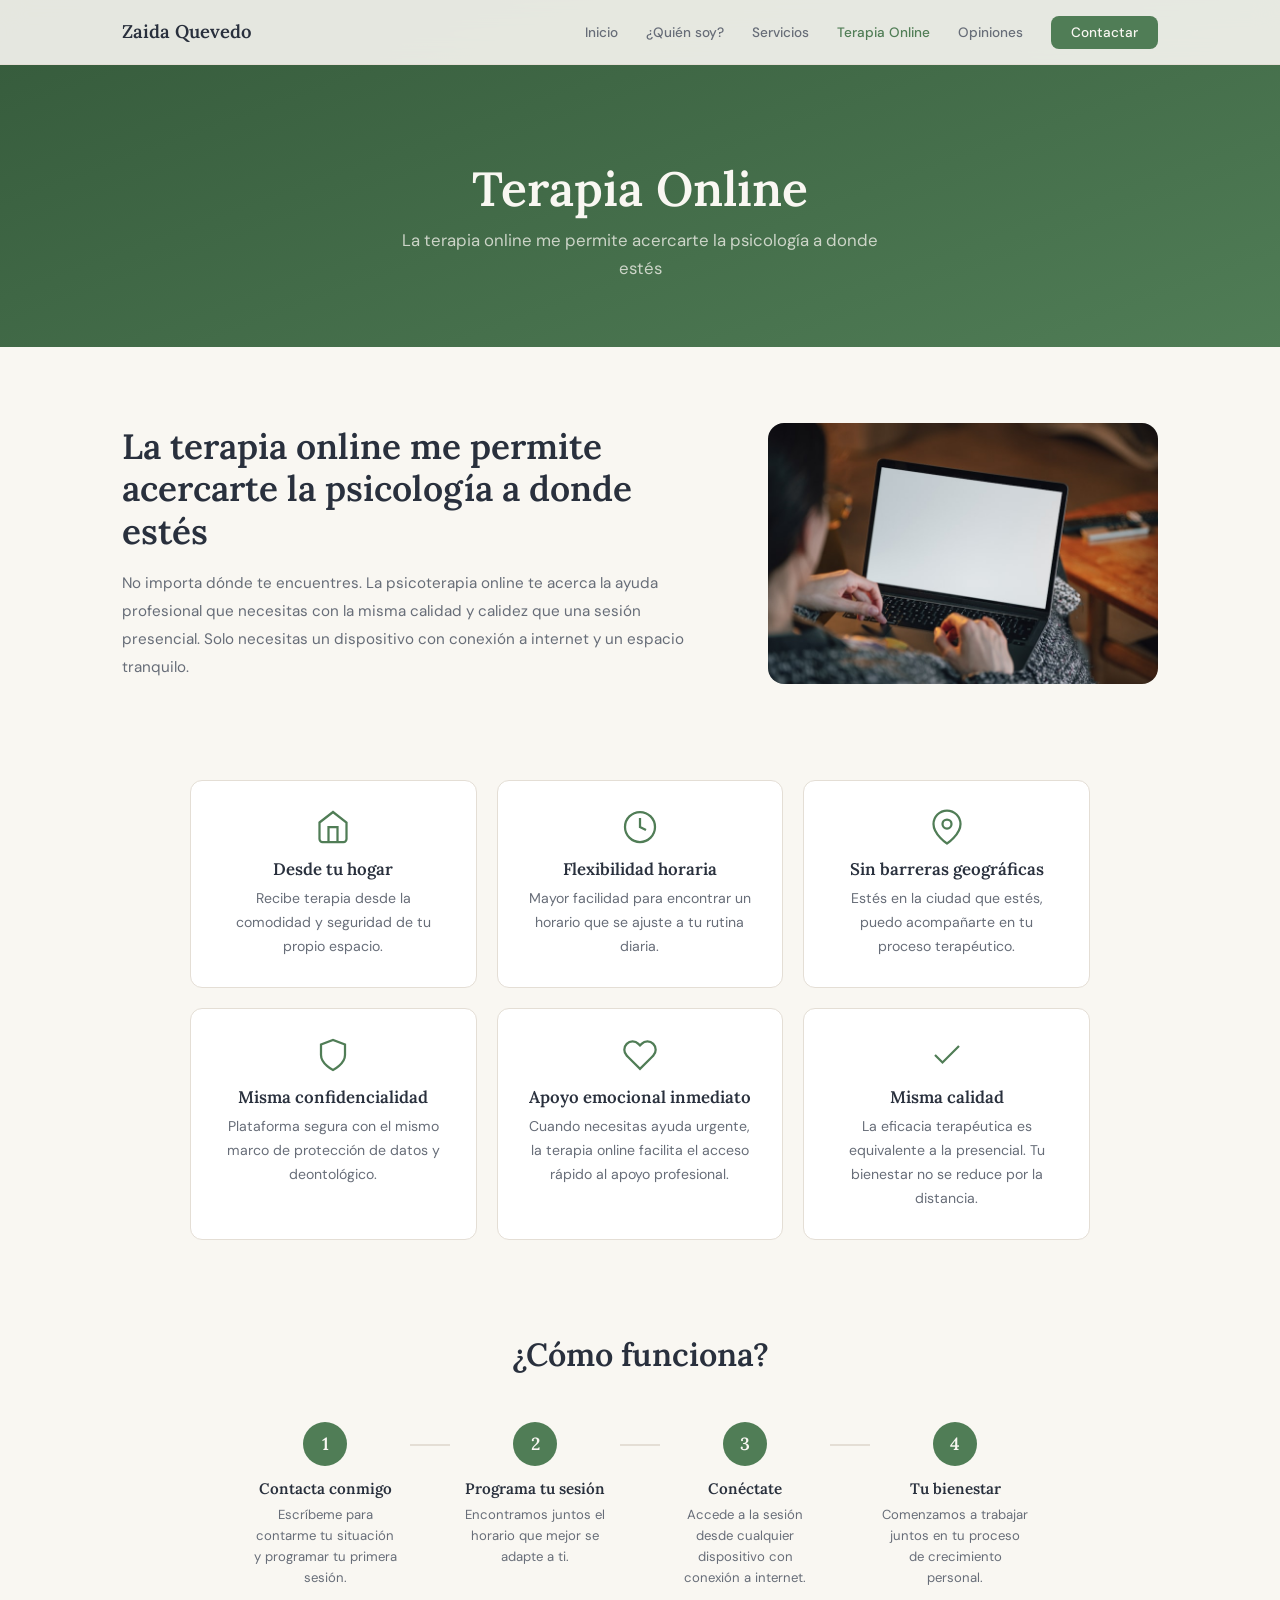
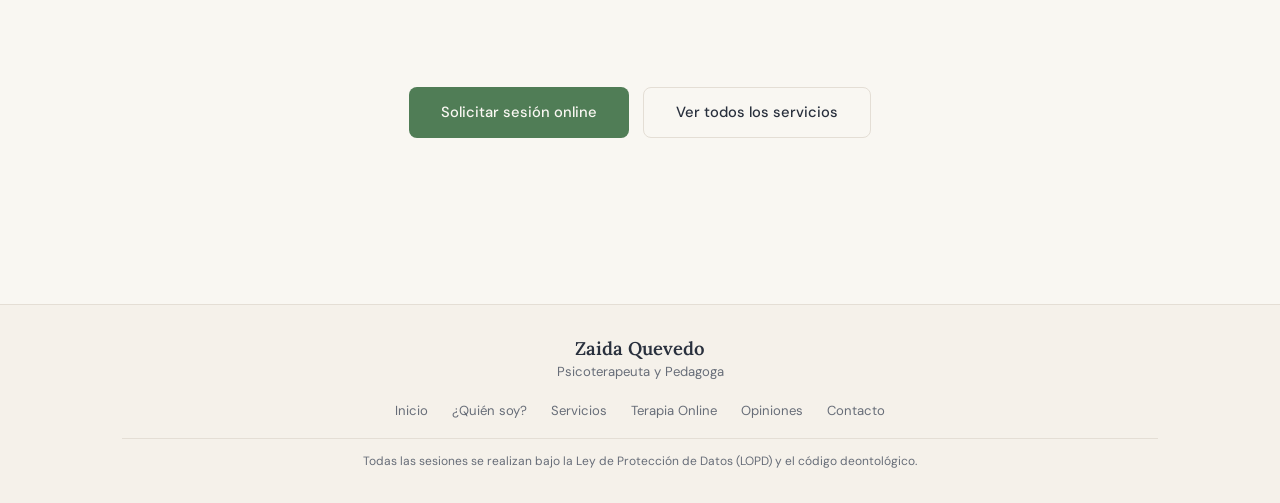
<file: psicoterapia/terapia-online.html>
<!DOCTYPE html>
<html lang="es">
<head>
    <meta charset="UTF-8">
    <meta name="viewport" content="width=device-width, initial-scale=1.0">
    <title>Terapia Online | Zaida Quevedo</title>
    <link rel="preconnect" href="https://fonts.googleapis.com">
    <link rel="preconnect" href="https://fonts.gstatic.com" crossorigin>
    <link href="https://fonts.googleapis.com/css2?family=DM+Sans:ital,wght@0,400;0,500;0,600;0,700;1,400&family=Lora:ital,wght@0,400;0,500;0,600;0,700;1,400&display=swap" rel="stylesheet">
    <link rel="stylesheet" href="styles.css">
</head>
<body>
    <!-- Navegación -->
    <nav class="navbar" id="navbar">
        <div class="nav-container">
            <a href="index.html" class="nav-logo">Zaida Quevedo</a>
            <button class="nav-toggle" id="navToggle" aria-label="Abrir menú">
                <span></span><span></span><span></span>
            </button>
            <ul class="nav-menu" id="navMenu">
                <li><a href="index.html" class="nav-link">Inicio</a></li>
                <li><a href="quien-soy.html" class="nav-link">¿Quién soy?</a></li>
                <li><a href="servicios.html" class="nav-link">Servicios</a></li>
                <li><a href="terapia-online.html" class="nav-link active">Terapia Online</a></li>
                <li><a href="opiniones.html" class="nav-link">Opiniones</a></li>
                <li><a href="contacto.html" class="nav-link nav-cta">Contactar</a></li>
            </ul>
        </div>
    </nav>

    <!-- Page Header -->
    <section class="page-header page-header--green">
        <div class="container">
            <h1>Terapia Online</h1>
            <p>La terapia online me permite acercarte la psicología a donde estés</p>
        </div>
    </section>

    <!-- Contenido principal -->
    <section class="online-page">
        <div class="container">

            <div class="online-intro">
                <div class="online-intro-text reveal-left">
                    <h2>La terapia online me permite acercarte la psicología a donde estés</h2>
                    <p>
                        No importa dónde te encuentres. La psicoterapia online te acerca la ayuda profesional
                        que necesitas con la misma calidad y calidez que una sesión presencial. Solo necesitas
                        un dispositivo con conexión a internet y un espacio tranquilo.
                    </p>
                </div>
                <div class="online-intro-visual reveal-right">
                    <div class="online-intro-image">
                        <img src="img/woman-laptop.jpg" alt="Terapia online desde la comodidad de tu hogar" loading="lazy">
                    </div>
                </div>
            </div>

            <!-- Beneficios -->
            <div class="online-benefits-grid">
                <div class="benefit-card reveal delay-1">
                    <div class="benefit-icon">
                        <svg width="36" height="36" viewBox="0 0 24 24" fill="none" stroke="currentColor" stroke-width="1.5">
                            <path d="M3 9l9-7 9 7v11a2 2 0 0 1-2 2H5a2 2 0 0 1-2-2z"/><polyline points="9 22 9 12 15 12 15 22"/>
                        </svg>
                    </div>
                    <h3>Desde tu hogar</h3>
                    <p>Recibe terapia desde la comodidad y seguridad de tu propio espacio.</p>
                </div>
                <div class="benefit-card reveal delay-2">
                    <div class="benefit-icon">
                        <svg width="36" height="36" viewBox="0 0 24 24" fill="none" stroke="currentColor" stroke-width="1.5">
                            <circle cx="12" cy="12" r="10"/><polyline points="12 6 12 12 16 14"/>
                        </svg>
                    </div>
                    <h3>Flexibilidad horaria</h3>
                    <p>Mayor facilidad para encontrar un horario que se ajuste a tu rutina diaria.</p>
                </div>
                <div class="benefit-card reveal delay-3">
                    <div class="benefit-icon">
                        <svg width="36" height="36" viewBox="0 0 24 24" fill="none" stroke="currentColor" stroke-width="1.5">
                            <path d="M21 10c0 7-9 13-9 13s-9-6-9-13a9 9 0 0 1 18 0z"/><circle cx="12" cy="10" r="3"/>
                        </svg>
                    </div>
                    <h3>Sin barreras geográficas</h3>
                    <p>Estés en la ciudad que estés, puedo acompañarte en tu proceso terapéutico.</p>
                </div>
                <div class="benefit-card reveal delay-1">
                    <div class="benefit-icon">
                        <svg width="36" height="36" viewBox="0 0 24 24" fill="none" stroke="currentColor" stroke-width="1.5">
                            <path d="M12 22s8-4 8-10V5l-8-3-8 3v7c0 6 8 10 8 10z"/>
                        </svg>
                    </div>
                    <h3>Misma confidencialidad</h3>
                    <p>Plataforma segura con el mismo marco de protección de datos y deontológico.</p>
                </div>
                <div class="benefit-card reveal delay-2">
                    <div class="benefit-icon">
                        <svg width="36" height="36" viewBox="0 0 24 24" fill="none" stroke="currentColor" stroke-width="1.5">
                            <path d="M20.84 4.61a5.5 5.5 0 0 0-7.78 0L12 5.67l-1.06-1.06a5.5 5.5 0 0 0-7.78 7.78l1.06 1.06L12 21.23l7.78-7.78 1.06-1.06a5.5 5.5 0 0 0 0-7.78z"/>
                        </svg>
                    </div>
                    <h3>Apoyo emocional inmediato</h3>
                    <p>Cuando necesitas ayuda urgente, la terapia online facilita el acceso rápido al apoyo profesional.</p>
                </div>
                <div class="benefit-card reveal delay-3">
                    <div class="benefit-icon">
                        <svg width="36" height="36" viewBox="0 0 24 24" fill="none" stroke="currentColor" stroke-width="1.5">
                            <polyline points="20 6 9 17 4 12"/>
                        </svg>
                    </div>
                    <h3>Misma calidad</h3>
                    <p>La eficacia terapéutica es equivalente a la presencial. Tu bienestar no se reduce por la distancia.</p>
                </div>
            </div>

            <!-- Cómo funciona -->
            <div class="how-it-works reveal">
                <h2>¿Cómo funciona?</h2>
                <div class="steps">
                    <div class="step reveal delay-1">
                        <div class="step-number">1</div>
                        <h4>Contacta conmigo</h4>
                        <p>Escríbeme para contarme tu situación y programar tu primera sesión.</p>
                    </div>
                    <div class="step-connector"></div>
                    <div class="step reveal delay-2">
                        <div class="step-number">2</div>
                        <h4>Programa tu sesión</h4>
                        <p>Encontramos juntos el horario que mejor se adapte a ti.</p>
                    </div>
                    <div class="step-connector"></div>
                    <div class="step reveal delay-3">
                        <div class="step-number">3</div>
                        <h4>Conéctate</h4>
                        <p>Accede a la sesión desde cualquier dispositivo con conexión a internet.</p>
                    </div>
                    <div class="step-connector"></div>
                    <div class="step reveal delay-4">
                        <div class="step-number">4</div>
                        <h4>Tu bienestar</h4>
                        <p>Comenzamos a trabajar juntos en tu proceso de crecimiento personal.</p>
                    </div>
                </div>
            </div>

            <!-- CTA -->
            <div class="page-cta">
                <a href="contacto.html" class="btn btn-primary">Solicitar sesión online</a>
                <a href="servicios.html" class="btn btn-secondary">Ver todos los servicios</a>
            </div>
        </div>
    </section>

    <!-- FOOTER -->
    <footer class="footer">
        <div class="container">
            <div class="footer-content">
                <div class="footer-brand">
                    <h3>Zaida Quevedo</h3>
                    <p>Psicoterapeuta y Pedagoga</p>
                </div>
                <div class="footer-links">
                    <a href="index.html">Inicio</a>
                    <a href="quien-soy.html">¿Quién soy?</a>
                    <a href="servicios.html">Servicios</a>
                    <a href="terapia-online.html">Terapia Online</a>
                    <a href="opiniones.html">Opiniones</a>
                    <a href="contacto.html">Contacto</a>
                </div>
                <div class="footer-legal">
                    <p>Todas las sesiones se realizan bajo la Ley de Protección de Datos (LOPD) y el código deontológico.</p>
                </div>
            </div>
        </div>
    </footer>
    <script src="script.js"></script>
</body>
</html>
</file>
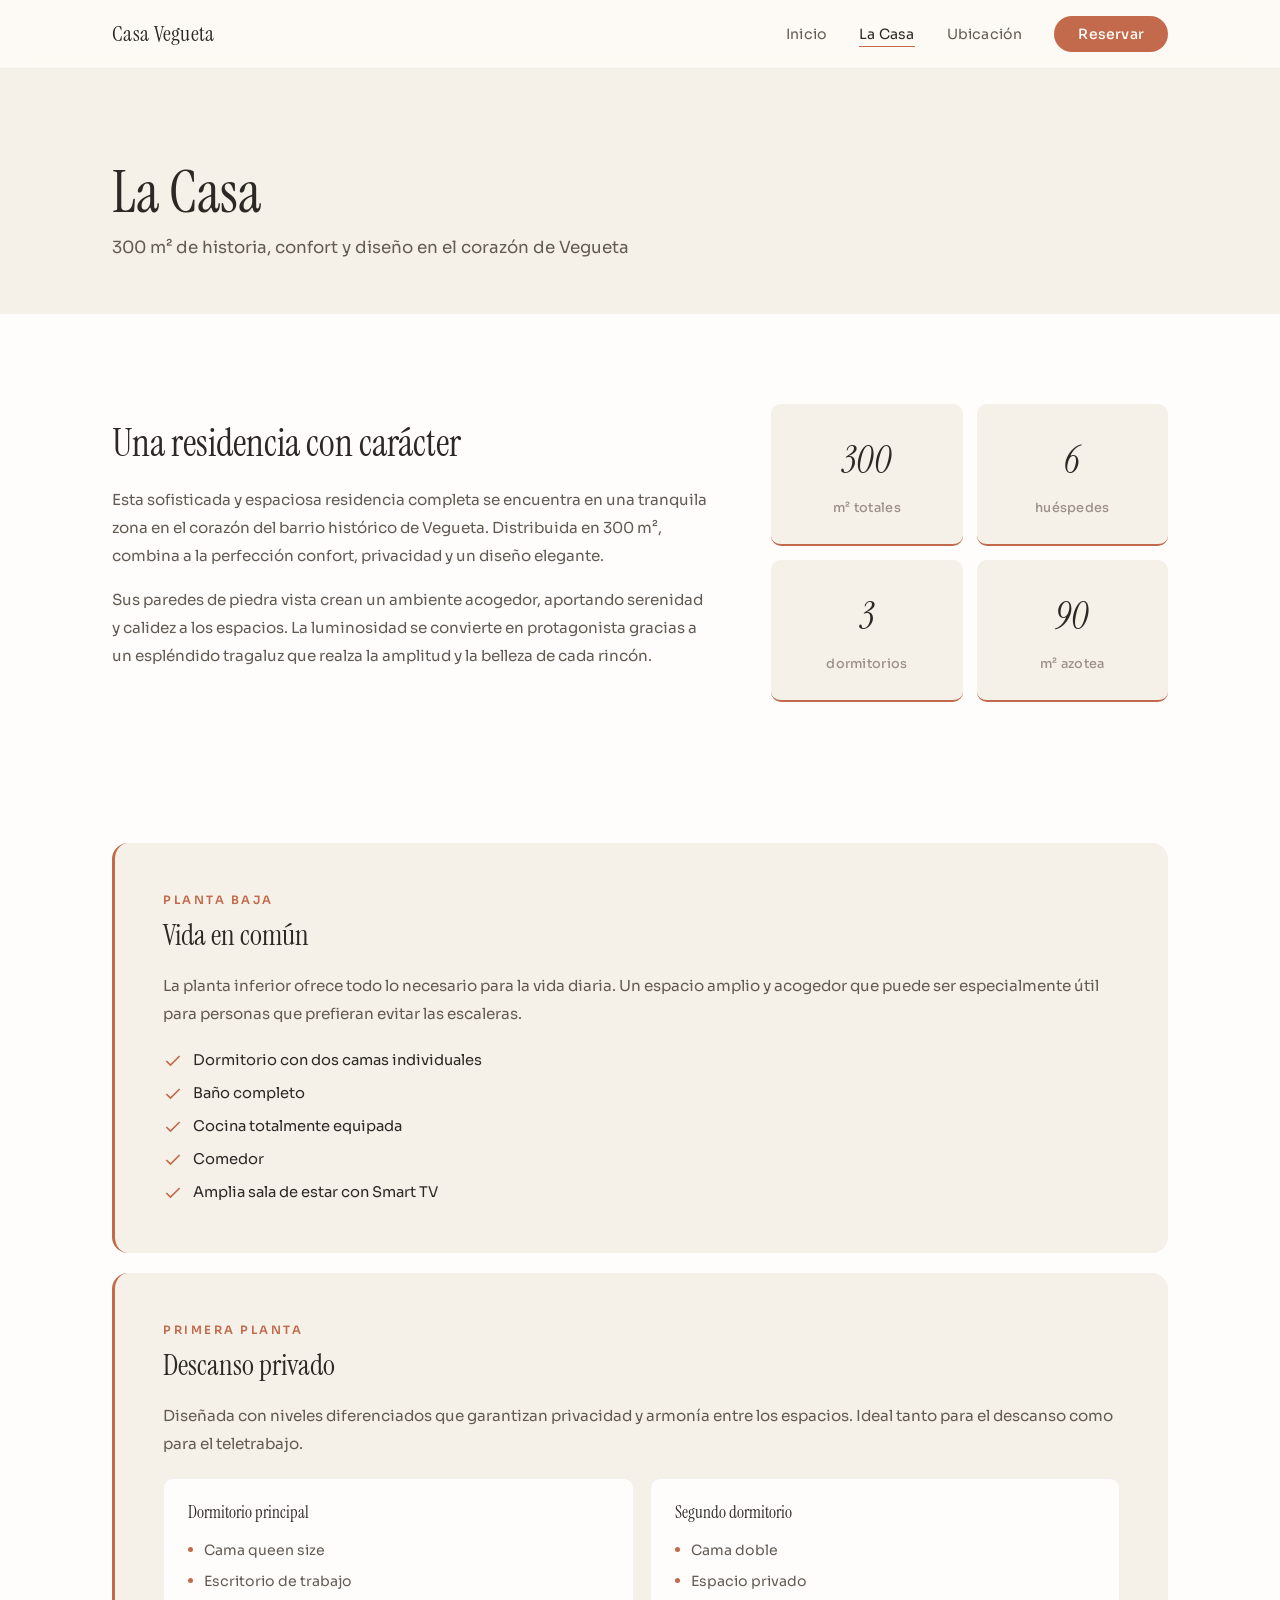
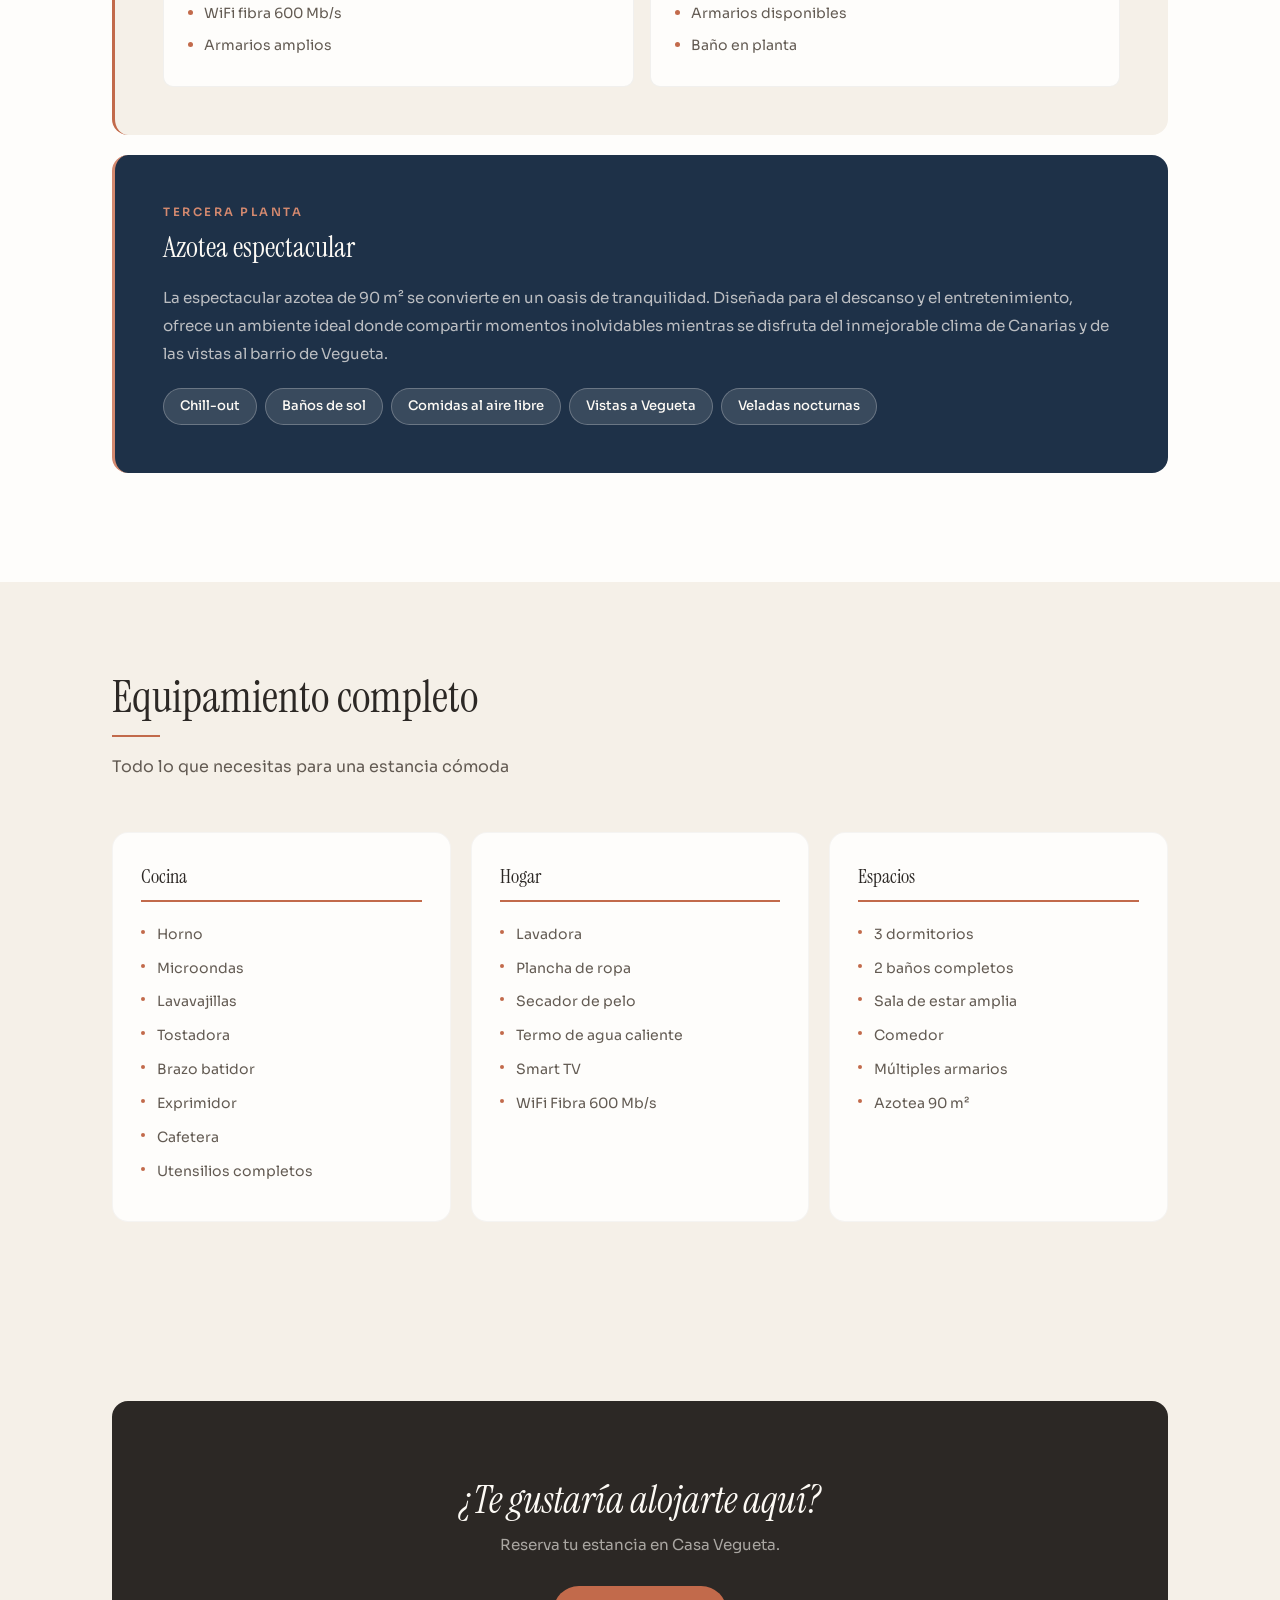
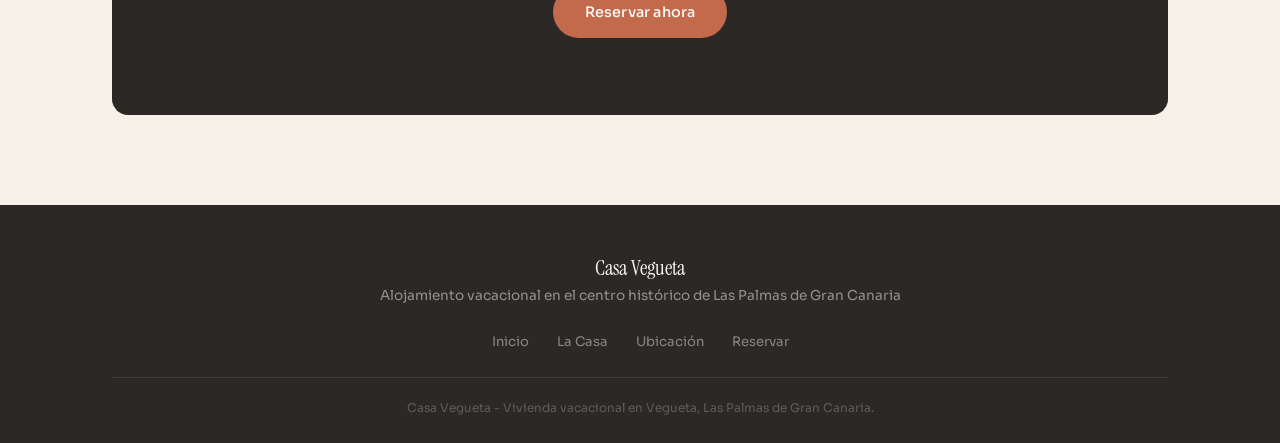
<file: vacacional/la-casa.html>
<!DOCTYPE html>
<html lang="es">
<head>
    <meta charset="UTF-8">
    <meta name="viewport" content="width=device-width, initial-scale=1.0">
    <title>La Casa | Casa Vegueta</title>
    <link rel="preconnect" href="https://fonts.googleapis.com">
    <link rel="preconnect" href="https://fonts.gstatic.com" crossorigin>
    <link href="https://fonts.googleapis.com/css2?family=Instrument+Serif:ital@0;1&family=Sora:wght@300;400;500;600&display=swap" rel="stylesheet">
    <link rel="stylesheet" href="styles.css">
</head>
<body>
    <nav class="navbar" id="navbar">
        <div class="nav-container">
            <a href="index.html" class="nav-logo">Casa Vegueta</a>
            <button class="nav-toggle" id="navToggle" aria-label="Abrir menú">
                <span></span><span></span><span></span>
            </button>
            <ul class="nav-menu" id="navMenu">
                <li><a href="index.html" class="nav-link">Inicio</a></li>
                <li><a href="la-casa.html" class="nav-link active">La Casa</a></li>
                <li><a href="ubicacion.html" class="nav-link">Ubicación</a></li>
                <li><a href="reservar.html" class="nav-link nav-cta">Reservar</a></li>
            </ul>
        </div>
    </nav>

    <!-- Page Header -->
    <section class="page-header">
        <div class="container">
            <h1>La Casa</h1>
            <p>300 m² de historia, confort y diseño en el corazón de Vegueta</p>
        </div>
    </section>

    <!-- Casa Intro -->
    <section class="casa-intro">
        <div class="container">
            <div class="casa-intro-grid">
                <div class="casa-intro-text">
                    <h2>Una residencia con carácter</h2>
                    <p>
                        Esta sofisticada y espaciosa residencia completa se encuentra en una tranquila zona en el corazón del
                        barrio histórico de Vegueta. Distribuida en 300 m², combina a la perfección confort, privacidad y un
                        diseño elegante.
                    </p>
                    <p>
                        Sus paredes de piedra vista crean un ambiente acogedor, aportando serenidad y calidez a los espacios.
                        La luminosidad se convierte en protagonista gracias a un espléndido tragaluz que realza la amplitud
                        y la belleza de cada rincón.
                    </p>
                </div>
                <div class="casa-stats">
                    <div class="stat reveal">
                        <span class="stat-number">300</span>
                        <span class="stat-label">m² totales</span>
                    </div>
                    <div class="stat reveal reveal-delay-1">
                        <span class="stat-number">6</span>
                        <span class="stat-label">huéspedes</span>
                    </div>
                    <div class="stat reveal reveal-delay-2">
                        <span class="stat-number">3</span>
                        <span class="stat-label">dormitorios</span>
                    </div>
                    <div class="stat reveal reveal-delay-3">
                        <span class="stat-number">90</span>
                        <span class="stat-label">m² azotea</span>
                    </div>
                </div>
            </div>
        </div>
    </section>

    <!-- Plantas detalladas -->
    <section class="floors-detail">
        <div class="container">

            <!-- Planta Baja -->
            <div class="floor-detail reveal">
                <div class="floor-detail-header">
                    <span class="floor-label">Planta Baja</span>
                    <h2>Vida en común</h2>
                </div>
                <div class="floor-detail-content">
                    <p>
                        La planta inferior ofrece todo lo necesario para la vida diaria. Un espacio amplio y acogedor
                        que puede ser especialmente útil para personas que prefieran evitar las escaleras.
                    </p>
                    <div class="floor-amenities">
                        <div class="amenity">
                            <svg width="20" height="20" viewBox="0 0 24 24" fill="none" stroke="currentColor" stroke-width="2"><polyline points="20 6 9 17 4 12"/></svg>
                            <span>Dormitorio con dos camas individuales</span>
                        </div>
                        <div class="amenity">
                            <svg width="20" height="20" viewBox="0 0 24 24" fill="none" stroke="currentColor" stroke-width="2"><polyline points="20 6 9 17 4 12"/></svg>
                            <span>Baño completo</span>
                        </div>
                        <div class="amenity">
                            <svg width="20" height="20" viewBox="0 0 24 24" fill="none" stroke="currentColor" stroke-width="2"><polyline points="20 6 9 17 4 12"/></svg>
                            <span>Cocina totalmente equipada</span>
                        </div>
                        <div class="amenity">
                            <svg width="20" height="20" viewBox="0 0 24 24" fill="none" stroke="currentColor" stroke-width="2"><polyline points="20 6 9 17 4 12"/></svg>
                            <span>Comedor</span>
                        </div>
                        <div class="amenity">
                            <svg width="20" height="20" viewBox="0 0 24 24" fill="none" stroke="currentColor" stroke-width="2"><polyline points="20 6 9 17 4 12"/></svg>
                            <span>Amplia sala de estar con Smart TV</span>
                        </div>
                    </div>
                </div>
            </div>

            <!-- Primera Planta -->
            <div class="floor-detail reveal">
                <div class="floor-detail-header">
                    <span class="floor-label">Primera Planta</span>
                    <h2>Descanso privado</h2>
                </div>
                <div class="floor-detail-content">
                    <p>
                        Diseñada con niveles diferenciados que garantizan privacidad y armonía entre los espacios.
                        Ideal tanto para el descanso como para el teletrabajo.
                    </p>
                    <div class="floor-rooms">
                        <div class="room-card">
                            <h4>Dormitorio principal</h4>
                            <ul>
                                <li>Cama queen size</li>
                                <li>Escritorio de trabajo</li>
                                <li>WiFi fibra 600 Mb/s</li>
                                <li>Armarios amplios</li>
                            </ul>
                        </div>
                        <div class="room-card">
                            <h4>Segundo dormitorio</h4>
                            <ul>
                                <li>Cama doble</li>
                                <li>Espacio privado</li>
                                <li>Armarios disponibles</li>
                                <li>Baño en planta</li>
                            </ul>
                        </div>
                    </div>
                </div>
            </div>

            <!-- Azotea -->
            <div class="floor-detail floor-detail--highlight reveal">
                <div class="floor-detail-header">
                    <span class="floor-label">Tercera Planta</span>
                    <h2>Azotea espectacular</h2>
                </div>
                <div class="floor-detail-content">
                    <p>
                        La espectacular azotea de 90 m² se convierte en un oasis de tranquilidad. Diseñada para el descanso
                        y el entretenimiento, ofrece un ambiente ideal donde compartir momentos inolvidables mientras se
                        disfruta del inmejorable clima de Canarias y de las vistas al barrio de Vegueta.
                    </p>
                    <div class="azotea-features">
                        <span class="azotea-tag">Chill-out</span>
                        <span class="azotea-tag">Baños de sol</span>
                        <span class="azotea-tag">Comidas al aire libre</span>
                        <span class="azotea-tag">Vistas a Vegueta</span>
                        <span class="azotea-tag">Veladas nocturnas</span>
                    </div>
                </div>
            </div>
        </div>
    </section>

    <!-- Equipamiento -->
    <section class="equipment">
        <div class="container">
            <div class="section-header">
                <h2>Equipamiento completo</h2>
                <div class="section-rule"></div>
                <p class="section-sub">Todo lo que necesitas para una estancia cómoda</p>
            </div>
            <div class="equipment-grid">
                <div class="equipment-category reveal">
                    <h4>Cocina</h4>
                    <ul>
                        <li>Horno</li>
                        <li>Microondas</li>
                        <li>Lavavajillas</li>
                        <li>Tostadora</li>
                        <li>Brazo batidor</li>
                        <li>Exprimidor</li>
                        <li>Cafetera</li>
                        <li>Utensilios completos</li>
                    </ul>
                </div>
                <div class="equipment-category reveal reveal-delay-1">
                    <h4>Hogar</h4>
                    <ul>
                        <li>Lavadora</li>
                        <li>Plancha de ropa</li>
                        <li>Secador de pelo</li>
                        <li>Termo de agua caliente</li>
                        <li>Smart TV</li>
                        <li>WiFi Fibra 600 Mb/s</li>
                    </ul>
                </div>
                <div class="equipment-category reveal reveal-delay-2">
                    <h4>Espacios</h4>
                    <ul>
                        <li>3 dormitorios</li>
                        <li>2 baños completos</li>
                        <li>Sala de estar amplia</li>
                        <li>Comedor</li>
                        <li>Múltiples armarios</li>
                        <li>Azotea 90 m²</li>
                    </ul>
                </div>
            </div>
        </div>
    </section>

    <!-- CTA -->
    <section class="cta-section">
        <div class="container">
            <div class="cta-box">
                <h2>¿Te gustaría alojarte aquí?</h2>
                <p>Reserva tu estancia en Casa Vegueta.</p>
                <a href="reservar.html" class="btn btn-primary">Reservar ahora</a>
            </div>
        </div>
    </section>

    <!-- Footer -->
    <footer class="footer">
        <div class="container">
            <div class="footer-content">
                <div class="footer-brand">
                    <h3>Casa Vegueta</h3>
                    <p>Alojamiento vacacional en el centro histórico de Las Palmas de Gran Canaria</p>
                </div>
                <div class="footer-links">
                    <a href="index.html">Inicio</a>
                    <a href="la-casa.html">La Casa</a>
                    <a href="ubicacion.html">Ubicación</a>
                    <a href="reservar.html">Reservar</a>
                </div>
                <div class="footer-legal">
                    <p>Casa Vegueta - Vivienda vacacional en Vegueta, Las Palmas de Gran Canaria.</p>
                </div>
            </div>
        </div>
    </footer>
    <script src="script.js"></script>
</body>
</html>
</file>
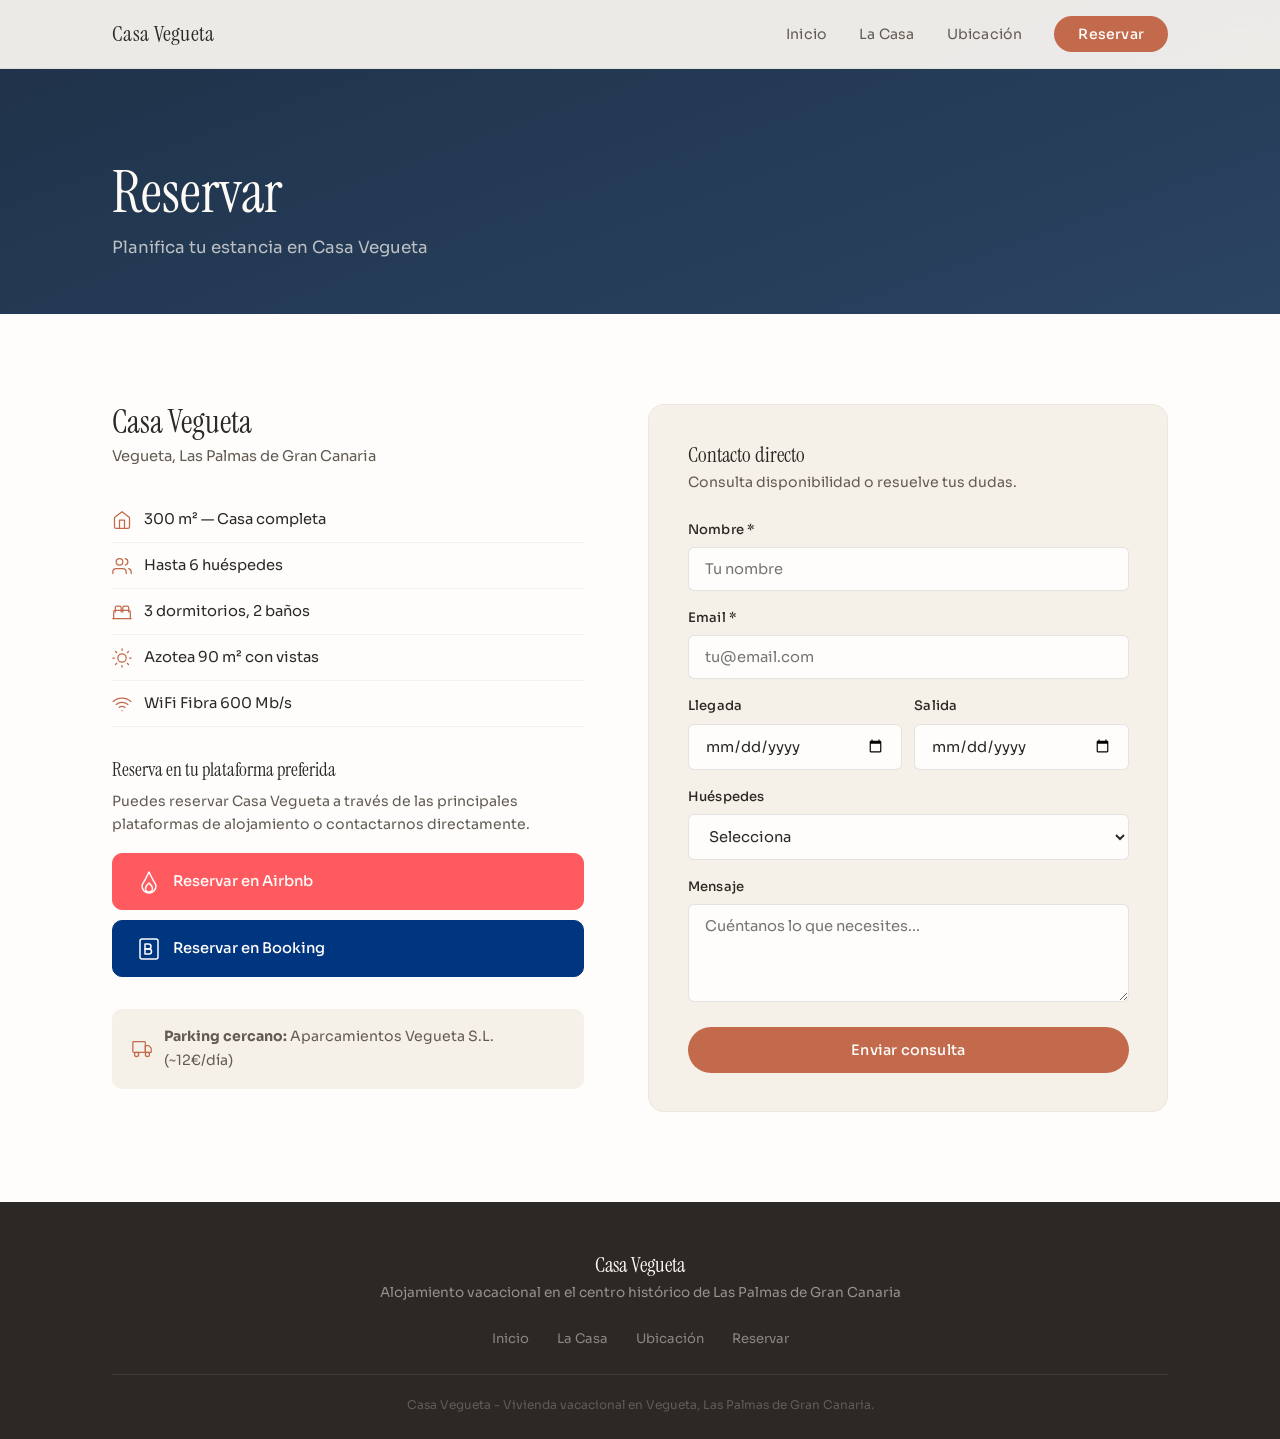
<file: vacacional/reservar.html>
<!DOCTYPE html>
<html lang="es">
<head>
    <meta charset="UTF-8">
    <meta name="viewport" content="width=device-width, initial-scale=1.0">
    <title>Reservar | Casa Vegueta</title>
    <meta name="description" content="Reserva tu estancia en Casa Vegueta — 300 m² en el corazón histórico de Vegueta, Las Palmas de Gran Canaria.">
    <link rel="preconnect" href="https://fonts.googleapis.com">
    <link rel="preconnect" href="https://fonts.gstatic.com" crossorigin>
    <link href="https://fonts.googleapis.com/css2?family=Instrument+Serif:ital@0;1&family=Sora:wght@300;400;500;600&display=swap" rel="stylesheet">
    <link rel="stylesheet" href="styles.css">
</head>
<body>

    <!-- NAV -->
    <nav class="navbar" id="navbar">
        <div class="nav-container">
            <a href="index.html" class="nav-logo">Casa Vegueta</a>
            <button class="nav-toggle" id="navToggle" aria-label="Abrir menú">
                <span></span><span></span><span></span>
            </button>
            <ul class="nav-menu" id="navMenu">
                <li><a href="index.html" class="nav-link">Inicio</a></li>
                <li><a href="la-casa.html" class="nav-link">La Casa</a></li>
                <li><a href="ubicacion.html" class="nav-link">Ubicación</a></li>
                <li><a href="reservar.html" class="nav-link nav-cta active">Reservar</a></li>
            </ul>
        </div>
    </nav>

    <!-- PAGE HEADER -->
    <section class="page-header page-header--dark">
        <div class="container">
            <h1>Reservar</h1>
            <p>Planifica tu estancia en Casa Vegueta</p>
        </div>
    </section>

    <!-- BOOKING -->
    <section class="booking-page">
        <div class="container">
            <div class="booking-grid">

                <!-- Left column: Info -->
                <div class="booking-info">
                    <h2>Casa Vegueta</h2>
                    <p class="booking-location">Vegueta, Las Palmas de Gran Canaria</p>

                    <div class="booking-summary">
                        <div class="summary-item">
                            <svg width="20" height="20" viewBox="0 0 24 24" fill="none" stroke="currentColor" stroke-width="1.5" stroke-linecap="round" stroke-linejoin="round">
                                <path d="M3 9l9-7 9 7v11a2 2 0 0 1-2 2H5a2 2 0 0 1-2-2z"/>
                                <polyline points="9 22 9 12 15 12 15 22"/>
                            </svg>
                            <span>300 m² — Casa completa</span>
                        </div>
                        <div class="summary-item">
                            <svg width="20" height="20" viewBox="0 0 24 24" fill="none" stroke="currentColor" stroke-width="1.5" stroke-linecap="round" stroke-linejoin="round">
                                <path d="M17 21v-2a4 4 0 0 0-4-4H5a4 4 0 0 0-4 4v2"/>
                                <circle cx="9" cy="7" r="4"/>
                                <path d="M23 21v-2a4 4 0 0 0-3-3.87"/>
                                <path d="M16 3.13a4 4 0 0 1 0 7.75"/>
                            </svg>
                            <span>Hasta 6 huéspedes</span>
                        </div>
                        <div class="summary-item">
                            <svg width="20" height="20" viewBox="0 0 24 24" fill="none" stroke="currentColor" stroke-width="1.5" stroke-linecap="round" stroke-linejoin="round">
                                <path d="M2 20v-8a2 2 0 0 1 2-2h16a2 2 0 0 1 2 2v8"/>
                                <path d="M4 12V7a2 2 0 0 1 2-2h3a2 2 0 0 1 2 2v5"/>
                                <path d="M13 12V7a2 2 0 0 1 2-2h3a2 2 0 0 1 2 2v5"/>
                                <line x1="1" y1="20" x2="23" y2="20"/>
                            </svg>
                            <span>3 dormitorios, 2 baños</span>
                        </div>
                        <div class="summary-item">
                            <svg width="20" height="20" viewBox="0 0 24 24" fill="none" stroke="currentColor" stroke-width="1.5" stroke-linecap="round" stroke-linejoin="round">
                                <circle cx="12" cy="12" r="5"/>
                                <line x1="12" y1="1" x2="12" y2="3"/>
                                <line x1="12" y1="21" x2="12" y2="23"/>
                                <line x1="4.22" y1="4.22" x2="5.64" y2="5.64"/>
                                <line x1="18.36" y1="18.36" x2="19.78" y2="19.78"/>
                                <line x1="1" y1="12" x2="3" y2="12"/>
                                <line x1="21" y1="12" x2="23" y2="12"/>
                                <line x1="4.22" y1="19.78" x2="5.64" y2="18.36"/>
                                <line x1="18.36" y1="5.64" x2="19.78" y2="4.22"/>
                            </svg>
                            <span>Azotea 90 m² con vistas</span>
                        </div>
                        <div class="summary-item">
                            <svg width="20" height="20" viewBox="0 0 24 24" fill="none" stroke="currentColor" stroke-width="1.5" stroke-linecap="round" stroke-linejoin="round">
                                <path d="M5 12.55a11 11 0 0 1 14.08 0"/>
                                <path d="M1.42 9a16 16 0 0 1 21.16 0"/>
                                <path d="M8.53 16.11a6 6 0 0 1 6.95 0"/>
                                <line x1="12" y1="20" x2="12.01" y2="20"/>
                            </svg>
                            <span>WiFi Fibra 600 Mb/s</span>
                        </div>
                    </div>

                    <!-- Platforms -->
                    <div class="platforms">
                        <h3>Reserva en tu plataforma preferida</h3>
                        <p>Puedes reservar Casa Vegueta a través de las principales plataformas de alojamiento o contactarnos directamente.</p>

                        <div class="platform-buttons">
                            <a href="#" class="platform-btn platform-airbnb">
                                <svg width="24" height="24" viewBox="0 0 24 24" fill="none" stroke="currentColor" stroke-width="1.5" stroke-linecap="round" stroke-linejoin="round">
                                    <path d="M12 2L8 10c-1.5 2.5-3 4-3 6a7 7 0 0 0 14 0c0-2-1.5-3.5-3-6l-4-8z"/>
                                    <path d="M12 22c-2 0-3.5-1.5-3.5-3.5S10 15 12 13c2 2 3.5 3 3.5 5.5S14 22 12 22z"/>
                                </svg>
                                <span>Reservar en Airbnb</span>
                            </a>
                            <a href="#" class="platform-btn platform-booking">
                                <svg width="24" height="24" viewBox="0 0 24 24" fill="none" stroke="currentColor" stroke-width="1.5" stroke-linecap="round" stroke-linejoin="round">
                                    <rect x="3" y="2" width="18" height="20" rx="2"/>
                                    <path d="M8 7h3.5a2.5 2.5 0 0 1 0 5H8V7z"/>
                                    <path d="M8 12h4a2.5 2.5 0 0 1 0 5H8v-5z"/>
                                </svg>
                                <span>Reservar en Booking</span>
                            </a>
                        </div>
                    </div>

                    <!-- Parking note -->
                    <div class="parking-note">
                        <svg width="20" height="20" viewBox="0 0 24 24" fill="none" stroke="currentColor" stroke-width="1.5" stroke-linecap="round" stroke-linejoin="round">
                            <rect x="1" y="3" width="15" height="13" rx="1"/>
                            <polygon points="16 8 20 8 23 11 23 16 16 16 16 8"/>
                            <circle cx="5.5" cy="18.5" r="2.5"/>
                            <circle cx="18.5" cy="18.5" r="2.5"/>
                        </svg>
                        <div>
                            <strong>Parking cercano:</strong> Aparcamientos Vegueta S.L. (~12€/día)
                        </div>
                    </div>
                </div>

                <!-- Right column: Form -->
                <div class="booking-form-wrapper">
                    <form class="booking-form" id="bookingForm">
                        <h3>Contacto directo</h3>
                        <p>Consulta disponibilidad o resuelve tus dudas.</p>

                        <div class="form-group">
                            <label for="name">Nombre *</label>
                            <input type="text" id="name" name="name" required placeholder="Tu nombre">
                        </div>
                        <div class="form-group">
                            <label for="email">Email *</label>
                            <input type="email" id="email" name="email" required placeholder="tu@email.com">
                        </div>
                        <div class="form-row">
                            <div class="form-group">
                                <label for="checkin">Llegada</label>
                                <input type="date" id="checkin" name="checkin">
                            </div>
                            <div class="form-group">
                                <label for="checkout">Salida</label>
                                <input type="date" id="checkout" name="checkout">
                            </div>
                        </div>
                        <div class="form-group">
                            <label for="guests">Huéspedes</label>
                            <select id="guests" name="guests">
                                <option value="">Selecciona</option>
                                <option value="1">1 persona</option>
                                <option value="2">2 personas</option>
                                <option value="3">3 personas</option>
                                <option value="4">4 personas</option>
                                <option value="5">5 personas</option>
                                <option value="6">6 personas</option>
                            </select>
                        </div>
                        <div class="form-group">
                            <label for="message">Mensaje</label>
                            <textarea id="message" name="message" rows="4" placeholder="Cuéntanos lo que necesites..."></textarea>
                        </div>
                        <button type="submit" class="btn btn-primary btn-full">Enviar consulta</button>
                    </form>
                </div>

            </div>
        </div>
    </section>

    <!-- FOOTER -->
    <footer class="footer">
        <div class="container">
            <div class="footer-content">
                <div class="footer-brand">
                    <h3>Casa Vegueta</h3>
                    <p>Alojamiento vacacional en el centro histórico de Las Palmas de Gran Canaria</p>
                </div>
                <div class="footer-links">
                    <a href="index.html">Inicio</a>
                    <a href="la-casa.html">La Casa</a>
                    <a href="ubicacion.html">Ubicación</a>
                    <a href="reservar.html">Reservar</a>
                </div>
                <div class="footer-legal">
                    <p>Casa Vegueta - Vivienda vacacional en Vegueta, Las Palmas de Gran Canaria.</p>
                </div>
            </div>
        </div>
    </footer>

    <script src="script.js"></script>
</body>
</html>
</file>
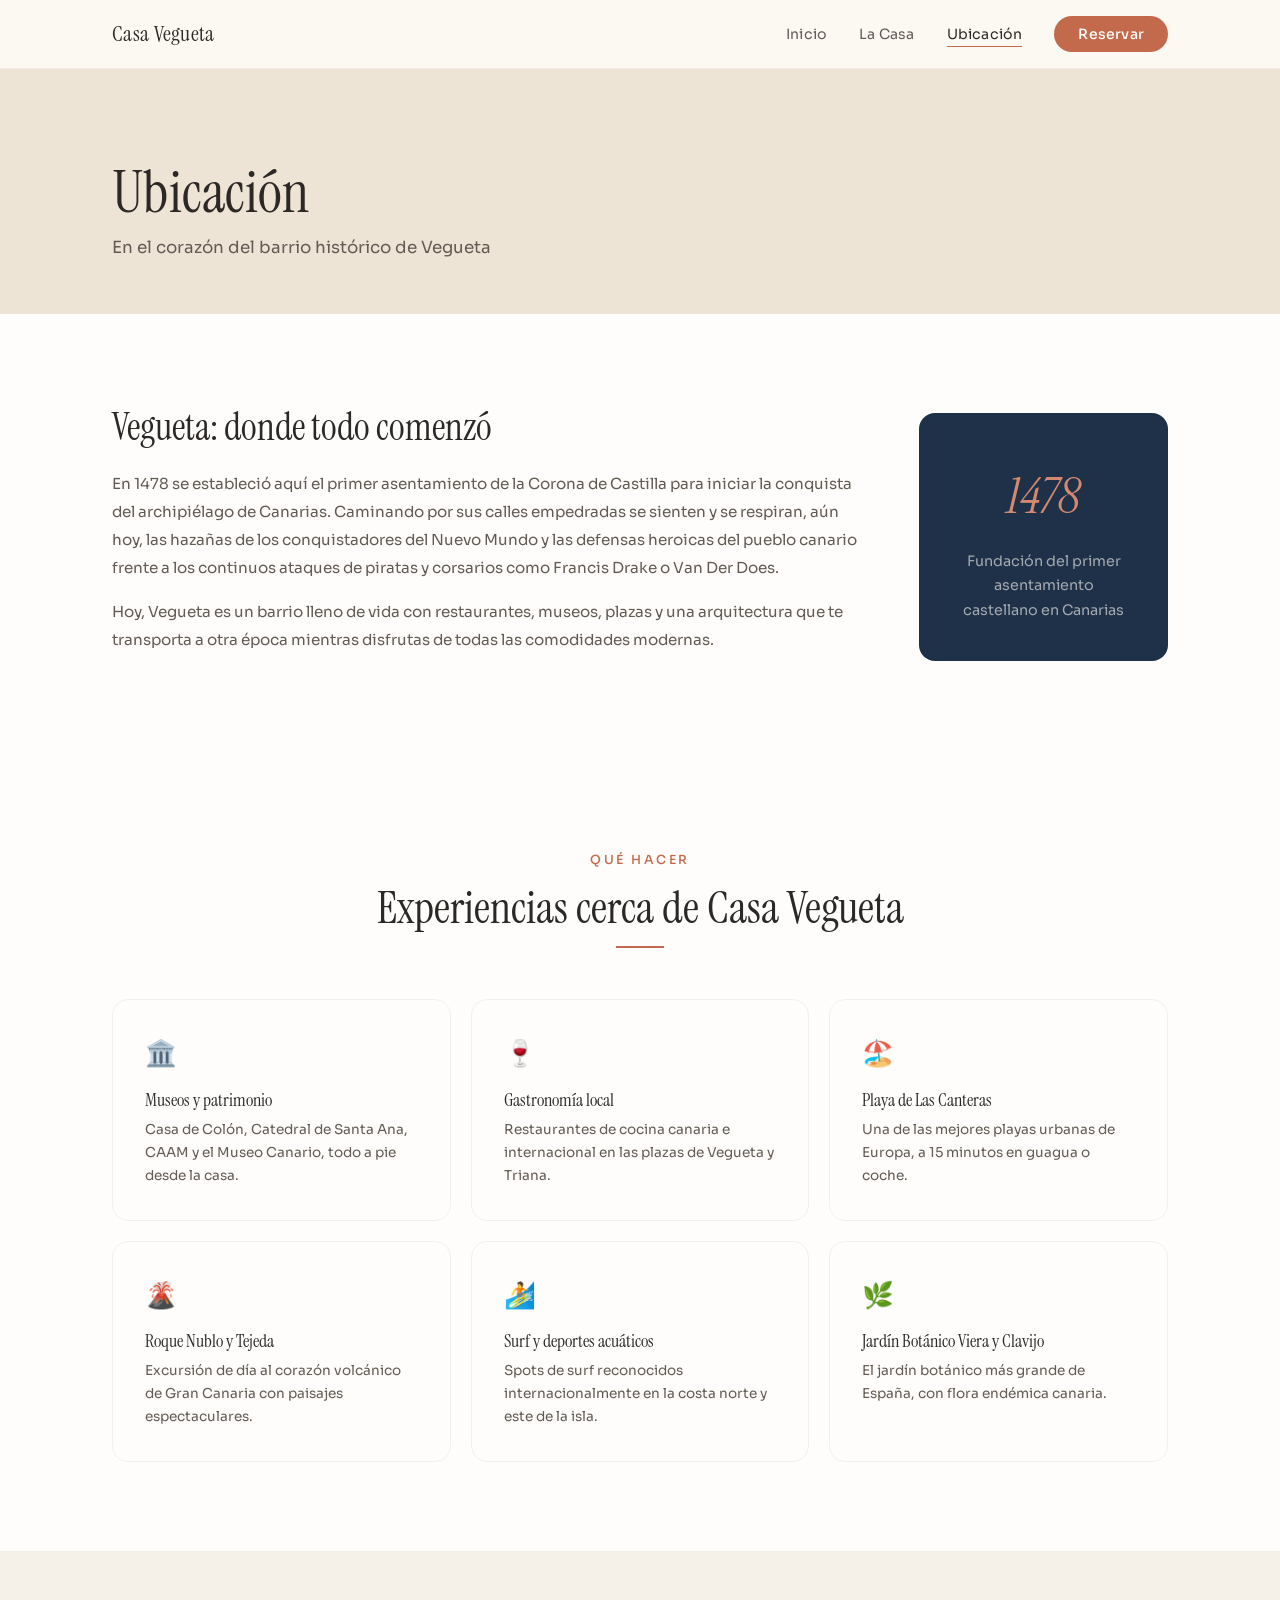
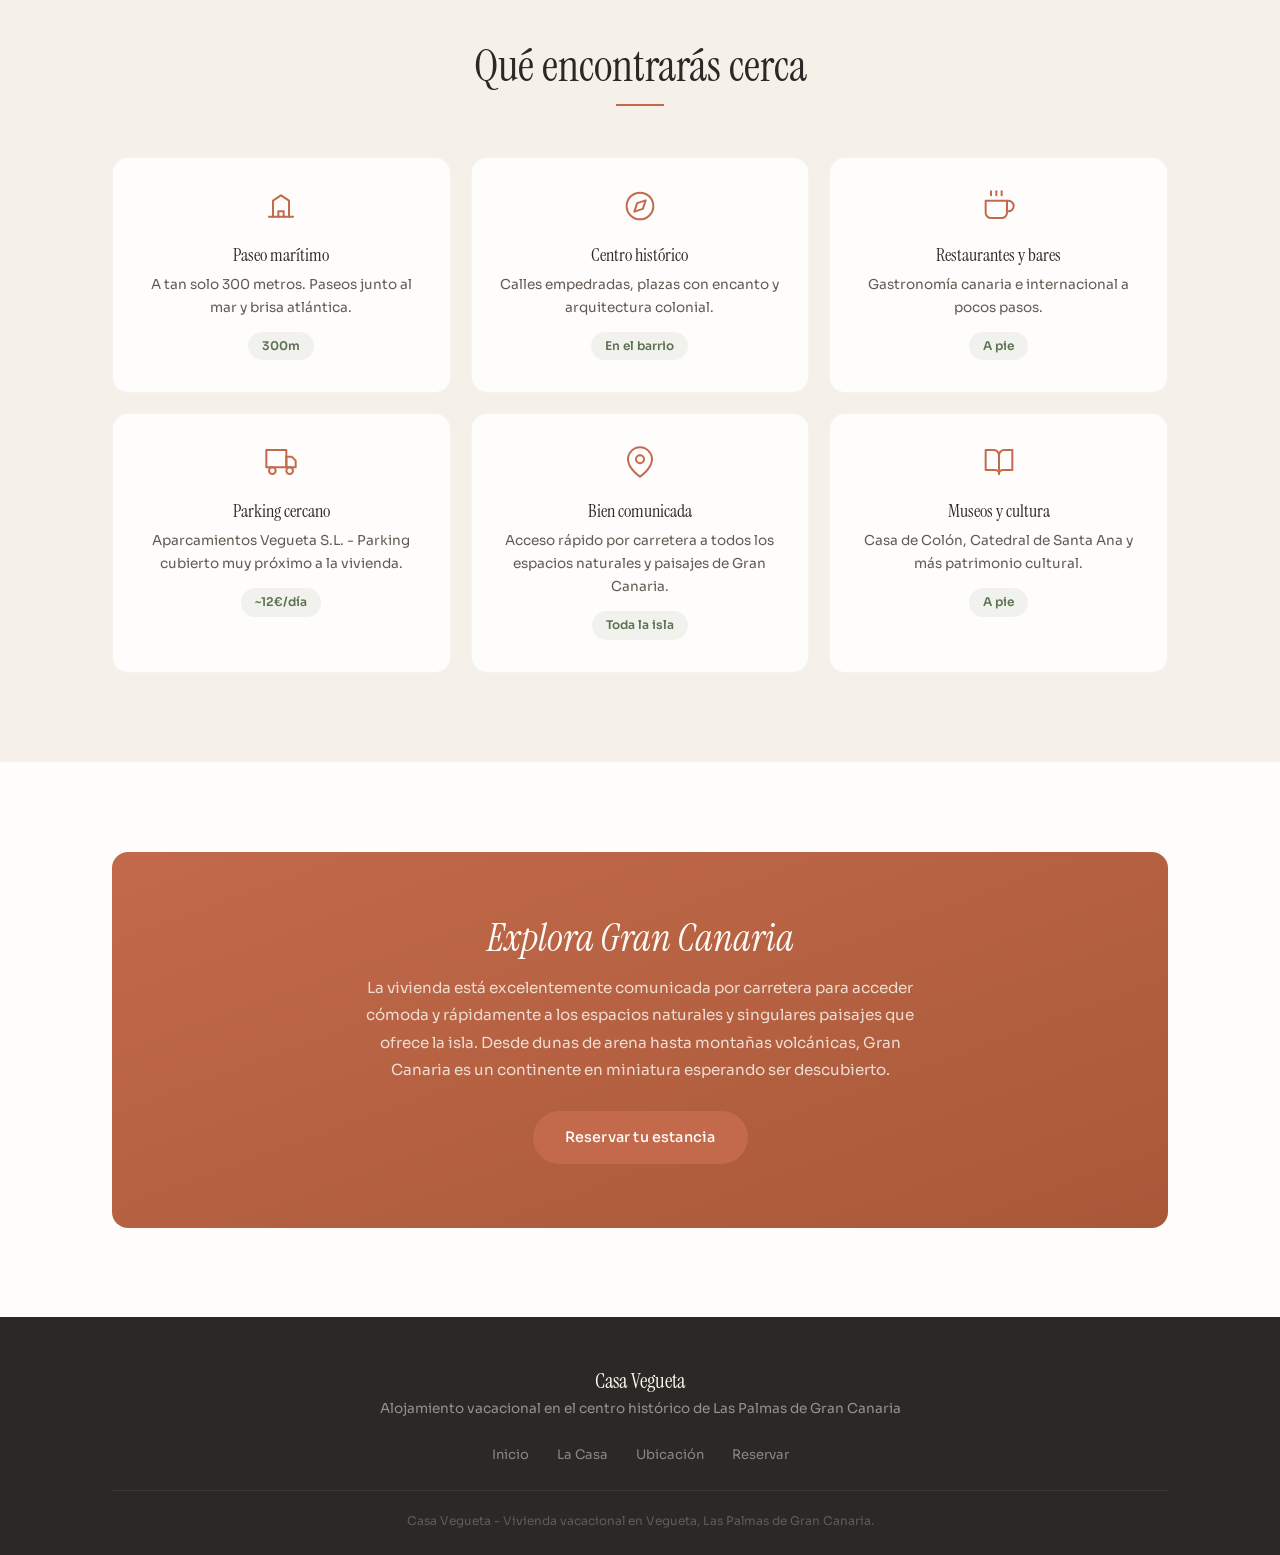
<file: vacacional/ubicacion.html>
<!DOCTYPE html>
<html lang="es">
<head>
    <meta charset="UTF-8">
    <meta name="viewport" content="width=device-width, initial-scale=1.0">
    <title>Ubicación | Casa Vegueta</title>
    <link rel="preconnect" href="https://fonts.googleapis.com">
    <link rel="preconnect" href="https://fonts.gstatic.com" crossorigin>
    <link href="https://fonts.googleapis.com/css2?family=Instrument+Serif:ital@0;1&family=Sora:wght@300;400;500;600&display=swap" rel="stylesheet">
    <link rel="stylesheet" href="styles.css">
</head>
<body>
    <nav class="navbar" id="navbar">
        <div class="nav-container">
            <a href="index.html" class="nav-logo">Casa Vegueta</a>
            <button class="nav-toggle" id="navToggle" aria-label="Abrir menú">
                <span></span><span></span><span></span>
            </button>
            <ul class="nav-menu" id="navMenu">
                <li><a href="index.html" class="nav-link">Inicio</a></li>
                <li><a href="la-casa.html" class="nav-link">La Casa</a></li>
                <li><a href="ubicacion.html" class="nav-link active">Ubicación</a></li>
                <li><a href="reservar.html" class="nav-link nav-cta">Reservar</a></li>
            </ul>
        </div>
    </nav>

    <section class="page-header page-header--warm">
        <div class="container">
            <h1>Ubicación</h1>
            <p>En el corazón del barrio histórico de Vegueta</p>
        </div>
    </section>

    <!-- Historia -->
    <section class="location-history">
        <div class="container">
            <div class="history-grid">
                <div class="history-text">
                    <h2>Vegueta: donde todo comenzó</h2>
                    <p>
                        En 1478 se estableció aquí el primer asentamiento de la Corona de Castilla para iniciar la conquista
                        del archipiélago de Canarias. Caminando por sus calles empedradas se sienten y se respiran, aún hoy,
                        las hazañas de los conquistadores del Nuevo Mundo y las defensas heroicas del pueblo canario frente
                        a los continuos ataques de piratas y corsarios como Francis Drake o Van Der Does.
                    </p>
                    <p>
                        Hoy, Vegueta es un barrio lleno de vida con restaurantes, museos, plazas y una arquitectura
                        que te transporta a otra época mientras disfrutas de todas las comodidades modernas.
                    </p>
                </div>
                <div class="history-visual">
                    <div class="history-card reveal">
                        <span class="history-year">1478</span>
                        <p>Fundación del primer asentamiento castellano en Canarias</p>
                    </div>
                </div>
            </div>
        </div>
    </section>

    <!-- Experiencias cerca -->
    <section class="experiences">
        <div class="container">
            <div class="section-header" style="text-align:center;">
                <span class="section-label">Qué hacer</span>
                <h2>Experiencias cerca de Casa Vegueta</h2>
                <hr class="section-rule centered">
            </div>
            <div class="experiences-grid">
                <div class="experience-card reveal">
                    <span class="experience-emoji">🏛️</span>
                    <h3>Museos y patrimonio</h3>
                    <p>Casa de Colón, Catedral de Santa Ana, CAAM y el Museo Canario, todo a pie desde la casa.</p>
                </div>
                <div class="experience-card reveal reveal-delay-1">
                    <span class="experience-emoji">🍷</span>
                    <h3>Gastronomía local</h3>
                    <p>Restaurantes de cocina canaria e internacional en las plazas de Vegueta y Triana.</p>
                </div>
                <div class="experience-card reveal reveal-delay-2">
                    <span class="experience-emoji">🏖️</span>
                    <h3>Playa de Las Canteras</h3>
                    <p>Una de las mejores playas urbanas de Europa, a 15 minutos en guagua o coche.</p>
                </div>
                <div class="experience-card reveal reveal-delay-3">
                    <span class="experience-emoji">🌋</span>
                    <h3>Roque Nublo y Tejeda</h3>
                    <p>Excursión de día al corazón volcánico de Gran Canaria con paisajes espectaculares.</p>
                </div>
                <div class="experience-card reveal reveal-delay-4">
                    <span class="experience-emoji">🏄</span>
                    <h3>Surf y deportes acuáticos</h3>
                    <p>Spots de surf reconocidos internacionalmente en la costa norte y este de la isla.</p>
                </div>
                <div class="experience-card reveal reveal-delay-1">
                    <span class="experience-emoji">🌿</span>
                    <h3>Jardín Botánico Viera y Clavijo</h3>
                    <p>El jardín botánico más grande de España, con flora endémica canaria.</p>
                </div>
            </div>
        </div>
    </section>

    <!-- Qué hay cerca -->
    <section class="nearby">
        <div class="container">
            <div class="section-header" style="text-align:center;">
                <h2>Qué encontrarás cerca</h2>
                <hr class="section-rule centered">
            </div>
            <div class="nearby-grid">
                <div class="nearby-card reveal">
                    <div class="nearby-icon">
                        <svg width="32" height="32" viewBox="0 0 24 24" fill="none" stroke="currentColor" stroke-width="1.5" stroke-linecap="round" stroke-linejoin="round">
                            <path d="M3 20h18"/><path d="M6 20V8l6-4 6 4v12"/><path d="M10 20v-4h4v4"/>
                        </svg>
                    </div>
                    <h3>Paseo marítimo</h3>
                    <p>A tan solo 300 metros. Paseos junto al mar y brisa atlántica.</p>
                    <span class="nearby-distance">300m</span>
                </div>
                <div class="nearby-card reveal reveal-delay-1">
                    <div class="nearby-icon">
                        <svg width="32" height="32" viewBox="0 0 24 24" fill="none" stroke="currentColor" stroke-width="1.5" stroke-linecap="round" stroke-linejoin="round">
                            <circle cx="12" cy="12" r="10"/><polygon points="16.24 7.76 14.12 14.12 7.76 16.24 9.88 9.88 16.24 7.76"/>
                        </svg>
                    </div>
                    <h3>Centro histórico</h3>
                    <p>Calles empedradas, plazas con encanto y arquitectura colonial.</p>
                    <span class="nearby-distance">En el barrio</span>
                </div>
                <div class="nearby-card reveal reveal-delay-2">
                    <div class="nearby-icon">
                        <svg width="32" height="32" viewBox="0 0 24 24" fill="none" stroke="currentColor" stroke-width="1.5" stroke-linecap="round" stroke-linejoin="round">
                            <path d="M18 8h1a4 4 0 0 1 0 8h-1"/><path d="M2 8h16v9a4 4 0 0 1-4 4H6a4 4 0 0 1-4-4V8z"/><line x1="6" y1="1" x2="6" y2="4"/><line x1="10" y1="1" x2="10" y2="4"/><line x1="14" y1="1" x2="14" y2="4"/>
                        </svg>
                    </div>
                    <h3>Restaurantes y bares</h3>
                    <p>Gastronomía canaria e internacional a pocos pasos.</p>
                    <span class="nearby-distance">A pie</span>
                </div>
                <div class="nearby-card reveal reveal-delay-3">
                    <div class="nearby-icon">
                        <svg width="32" height="32" viewBox="0 0 24 24" fill="none" stroke="currentColor" stroke-width="1.5" stroke-linecap="round" stroke-linejoin="round">
                            <rect x="1" y="3" width="15" height="13"/><polygon points="16 8 20 8 23 11 23 16 16 16 16 8"/><circle cx="5.5" cy="18.5" r="2.5"/><circle cx="18.5" cy="18.5" r="2.5"/>
                        </svg>
                    </div>
                    <h3>Parking cercano</h3>
                    <p>Aparcamientos Vegueta S.L. - Parking cubierto muy próximo a la vivienda.</p>
                    <span class="nearby-distance">~12€/día</span>
                </div>
                <div class="nearby-card reveal reveal-delay-4">
                    <div class="nearby-icon">
                        <svg width="32" height="32" viewBox="0 0 24 24" fill="none" stroke="currentColor" stroke-width="1.5" stroke-linecap="round" stroke-linejoin="round">
                            <path d="M21 10c0 7-9 13-9 13s-9-6-9-13a9 9 0 0 1 18 0z"/><circle cx="12" cy="10" r="3"/>
                        </svg>
                    </div>
                    <h3>Bien comunicada</h3>
                    <p>Acceso rápido por carretera a todos los espacios naturales y paisajes de Gran Canaria.</p>
                    <span class="nearby-distance">Toda la isla</span>
                </div>
                <div class="nearby-card reveal reveal-delay-1">
                    <div class="nearby-icon">
                        <svg width="32" height="32" viewBox="0 0 24 24" fill="none" stroke="currentColor" stroke-width="1.5" stroke-linecap="round" stroke-linejoin="round">
                            <path d="M2 3h6a4 4 0 0 1 4 4v14a3 3 0 0 0-3-3H2z"/><path d="M22 3h-6a4 4 0 0 0-4 4v14a3 3 0 0 1 3-3h7z"/>
                        </svg>
                    </div>
                    <h3>Museos y cultura</h3>
                    <p>Casa de Colón, Catedral de Santa Ana y más patrimonio cultural.</p>
                    <span class="nearby-distance">A pie</span>
                </div>
            </div>
        </div>
    </section>

    <!-- Explorar la isla -->
    <section class="explore-island">
        <div class="container">
            <div class="explore-banner">
                <h2><em>Explora Gran Canaria</em></h2>
                <p>
                    La vivienda está excelentemente comunicada por carretera para acceder cómoda y rápidamente
                    a los espacios naturales y singulares paisajes que ofrece la isla. Desde dunas de arena
                    hasta montañas volcánicas, Gran Canaria es un continente en miniatura esperando ser descubierto.
                </p>
                <a href="reservar.html" class="btn btn-primary">Reservar tu estancia</a>
            </div>
        </div>
    </section>

    <footer class="footer">
        <div class="container">
            <div class="footer-content">
                <div class="footer-brand">
                    <h3>Casa Vegueta</h3>
                    <p>Alojamiento vacacional en el centro histórico de Las Palmas de Gran Canaria</p>
                </div>
                <div class="footer-links">
                    <a href="index.html">Inicio</a>
                    <a href="la-casa.html">La Casa</a>
                    <a href="ubicacion.html">Ubicación</a>
                    <a href="reservar.html">Reservar</a>
                </div>
                <div class="footer-legal">
                    <p>Casa Vegueta - Vivienda vacacional en Vegueta, Las Palmas de Gran Canaria.</p>
                </div>
            </div>
        </div>
    </footer>
    <script src="script.js"></script>
</body>
</html>
</file>
<file: psicoterapia/styles.css>
/* ===========================
   ZAIDA QUEVEDO — Sage & Cream
   Inspired by zaidaquevedo.lovable.app
   =========================== */

:root {
    --sage: #507D56;
    --sage-hover: #456D4A;
    --sage-light: #DDE8DF;
    --sage-dark: #355A3B;
    --cream: #F9F7F2;
    --card: #F5F1EA;
    --charcoal: #29303D;
    --charcoal-light: #676D78;
    --warm-beige: #E8D8C0;
    --calm-blue: #6A9EB3;
    --border: #E4DED5;
    --muted: #EDE9E2;
    --white: #FFFFFF;

    --font-heading: 'Lora', Georgia, serif;
    --font-body: 'DM Sans', system-ui, sans-serif;

    --shadow-sm: 0 1px 2px rgba(0,0,0,0.05);
    --shadow-md: 0 4px 6px -1px rgba(0,0,0,0.1), 0 2px 4px -2px rgba(0,0,0,0.1);
    --shadow-lg: 0 10px 15px -3px rgba(0,0,0,0.1), 0 4px 6px -4px rgba(0,0,0,0.1);

    --radius: 12px;
    --radius-lg: 16px;
    --ease: cubic-bezier(0.16, 1, 0.3, 1);
}

/* --- RESET --- */
*, *::before, *::after { margin: 0; padding: 0; box-sizing: border-box; }
html { scroll-behavior: smooth; font-size: 16px; -webkit-text-size-adjust: 100%; }
body {
    font-family: var(--font-body); color: var(--charcoal);
    background: var(--cream); line-height: 1.7;
    -webkit-font-smoothing: antialiased;
    -moz-osx-font-smoothing: grayscale;
}
img { max-width: 100%; display: block; }
a { text-decoration: none; color: inherit; }
ul { list-style: none; }
button { font-family: inherit; }
.container { max-width: 1100px; margin: 0 auto; padding: 0 clamp(16px, 4vw, 32px); }

h1, h2, h3, h4 { font-family: var(--font-heading); font-weight: 600; line-height: 1.2; }

/* --- NAVIGATION --- */
.navbar {
    position: fixed; top: 0; left: 0; right: 0; z-index: 1000;
    background: rgba(249,247,242,0.9); backdrop-filter: blur(12px);
    -webkit-backdrop-filter: blur(12px);
    border-bottom: 1px solid var(--border);
    transition: box-shadow 0.4s var(--ease);
}
.navbar.scrolled { box-shadow: var(--shadow-sm); }
.nav-container {
    max-width: 1100px; margin: 0 auto; padding: 0 clamp(16px, 4vw, 32px);
    display: flex; justify-content: space-between; align-items: center; height: 64px;
}
.nav-logo {
    font-family: var(--font-heading); font-size: 1.15rem; font-weight: 600;
    color: var(--charcoal);
}
.nav-logo span {
    font-family: var(--font-body); font-weight: 400; font-size: 0.82rem;
    color: var(--charcoal-light);
}
.nav-menu { display: flex; align-items: center; gap: 28px; }
.nav-link {
    font-size: 0.85rem; font-weight: 500; color: var(--charcoal-light);
    transition: color 0.3s var(--ease);
}
.nav-link:hover, .nav-link.active { color: var(--sage); }
.nav-cta {
    background: var(--sage); color: var(--cream) !important;
    padding: 8px 20px; border-radius: 8px; font-weight: 500; font-size: 0.85rem;
    transition: background 0.3s var(--ease);
}
.nav-cta:hover { background: var(--sage-hover); }
.nav-toggle {
    display: none; flex-direction: column; gap: 5px;
    background: none; border: none; cursor: pointer; padding: 6px;
}
.nav-toggle span {
    width: 22px; height: 1.5px; background: var(--charcoal);
    transition: all 0.3s var(--ease); display: block;
}
.nav-toggle.active span:nth-child(1) { transform: rotate(45deg) translate(4.5px, 4.5px); }
.nav-toggle.active span:nth-child(2) { opacity: 0; }
.nav-toggle.active span:nth-child(3) { transform: rotate(-45deg) translate(4.5px, -4.5px); }

/* --- BUTTONS --- */
.btn {
    display: inline-flex; align-items: center; justify-content: center;
    padding: 12px 32px; border-radius: 8px;
    font-family: var(--font-body); font-size: 0.92rem; font-weight: 500;
    cursor: pointer; border: none; transition: all 0.3s var(--ease);
}
.btn-primary { background: var(--sage); color: var(--cream); }
.btn-primary:hover { background: var(--sage-hover); transform: translateY(-1px); box-shadow: var(--shadow-md); }
.btn-secondary {
    background: transparent; color: var(--charcoal);
    border: 1.5px solid var(--border);
}
.btn-secondary:hover { background: var(--warm-beige); color: var(--charcoal); }
.btn-full { width: 100%; }

.card-link {
    font-size: 0.88rem; font-weight: 500; color: var(--sage);
    transition: color 0.3s var(--ease); display: inline-block; margin-top: auto;
}
.card-link:hover { color: var(--sage-hover); }

/* --- SECTION UTILITIES --- */
.section-header { text-align: center; margin-bottom: clamp(40px, 5vw, 64px); }
.section-title {
    font-size: clamp(1.8rem, 3.5vw, 2.5rem); color: var(--charcoal); margin-bottom: 12px;
}
.section-line {
    width: 64px; height: 2px; background: var(--sage);
    margin: 0 auto; border-radius: 100px;
}

/* --- PAGE HEADER --- */
.page-header {
    padding: clamp(120px, 16vw, 160px) 0 clamp(48px, 6vw, 64px);
    background: var(--card); text-align: center;
}
.page-header h1 {
    font-size: clamp(2rem, 4.5vw, 3rem); color: var(--charcoal); margin-bottom: 8px;
}
.page-header p { font-size: 1.05rem; color: var(--charcoal-light); max-width: 520px; margin: 0 auto; }
.page-header--green {
    background: linear-gradient(160deg, var(--sage-dark) 0%, var(--sage) 100%);
}
.page-header--green h1 { color: var(--cream); }
.page-header--green p { color: rgba(249,247,242,0.75); }

/* ===========================
   HERO
   =========================== */
.hero {
    position: relative; min-height: 90vh;
    display: flex; align-items: center;
    overflow: hidden;
}
.hero-bg {
    position: absolute; inset: 0; z-index: 0;
}
.hero-bg img {
    width: 100%; height: 100%; object-fit: cover;
}
.hero-bg::after {
    content: ''; position: absolute; inset: 0;
    background: linear-gradient(160deg, rgba(249,247,242,0.78) 0%, rgba(245,241,234,0.85) 100%);
}
.hero-container {
    position: relative; z-index: 2;
    max-width: 1100px; margin: 0 auto; padding: 0 clamp(16px, 4vw, 32px);
    display: grid; grid-template-columns: 1fr 1fr;
    gap: clamp(32px, 5vw, 64px); align-items: center;
    width: 100%;
}
.hero-left {
    padding: clamp(100px, 14vw, 160px) 0 clamp(80px, 10vw, 120px);
}
.hero-name {
    font-size: clamp(2.4rem, 5vw, 3.75rem); color: var(--charcoal);
    margin-bottom: 8px; font-weight: 600;
}
.hero-title {
    font-family: var(--font-body); font-size: clamp(1.15rem, 2vw, 1.5rem);
    color: var(--sage); font-weight: 500; margin-bottom: 6px;
}
.hero-subtitle {
    font-size: 1.05rem; color: var(--charcoal-light); margin-bottom: 28px;
}
.hero-right {
    padding: clamp(80px, 10vw, 120px) 0;
}
.hero-description {
    font-size: 1.05rem; color: var(--charcoal-light);
    line-height: 1.8; margin-bottom: 20px;
}
.hero-description-link {
    font-size: 0.92rem; font-weight: 500; color: var(--sage);
    transition: color 0.3s var(--ease);
}
.hero-description-link:hover { color: var(--sage-hover); }

/* --- TICKER --- */
.ticker {
    background: var(--sage); padding: 14px 0; overflow: hidden;
    white-space: nowrap;
}
.ticker-track {
    display: inline-flex; animation: scroll-ticker 30s linear infinite;
}
.ticker-item {
    display: inline-flex; align-items: center; gap: 12px;
    padding: 0 24px; font-size: 0.88rem; font-weight: 500;
    color: rgba(249,247,242,0.85); letter-spacing: 0.3px;
}
.ticker-item .dot {
    display: inline-block; width: 4px; height: 4px;
    background: rgba(249,247,242,0.4); border-radius: 50%;
}
@keyframes scroll-ticker {
    0% { transform: translateX(0); }
    100% { transform: translateX(-50%); }
}

/* ===========================
   HOME SECTIONS
   =========================== */

/* Preview / Quien soy */
.home-preview {
    padding: clamp(80px, 10vw, 128px) 0;
    background: var(--cream);
}
.preview-grid {
    display: grid; grid-template-columns: 1.1fr 0.9fr;
    gap: clamp(40px, 5vw, 64px); align-items: center;
}
.preview-text h2 {
    font-size: clamp(1.6rem, 3vw, 2.2rem); color: var(--charcoal);
    margin-bottom: 16px;
}
.preview-text p {
    font-size: 0.95rem; color: var(--charcoal-light);
    line-height: 1.85; margin-bottom: 24px;
}
.preview-image-wrapper {
    border-radius: var(--radius-lg); overflow: hidden;
    position: relative;
}
.preview-image-wrapper img { width: 100%; height: 100%; object-fit: cover; }
.preview-image-label {
    position: absolute; bottom: 0; left: 0; right: 0;
    background: rgba(53,90,59,0.85); padding: 20px 24px; color: var(--cream);
}
.preview-image-label h3 { font-size: 1rem; margin-bottom: 4px; }
.preview-image-label p { font-size: 0.82rem; opacity: 0.8; margin: 0; }

/* Stats */
.stats-section {
    padding: clamp(48px, 6vw, 72px) 0;
    background: var(--card); border-top: 1px solid var(--border);
    border-bottom: 1px solid var(--border);
}
.stats-grid {
    display: grid; grid-template-columns: repeat(3, 1fr);
    gap: 32px; text-align: center;
}
.stat-item h3 {
    font-size: clamp(1.4rem, 2.5vw, 1.8rem); color: var(--sage);
    margin-bottom: 4px;
}
.stat-item p { font-size: 0.88rem; color: var(--charcoal-light); }

/* Services preview */
.home-services {
    padding: clamp(80px, 10vw, 128px) 0;
    background: var(--cream);
}
.services-grid {
    display: grid; grid-template-columns: repeat(3, 1fr);
    gap: 24px; max-width: 1000px; margin: 0 auto;
}
.service-card {
    background: var(--white); border-radius: var(--radius);
    padding: 32px; border: 1px solid var(--border);
    display: flex; flex-direction: column; gap: 12px;
    transition: box-shadow 0.3s var(--ease);
}
.service-card:hover { box-shadow: var(--shadow-md); }
.icon-circle {
    width: 56px; height: 56px; border-radius: 50%;
    background: var(--sage-light); color: var(--sage);
    display: flex; align-items: center; justify-content: center;
}
.service-card h3 { font-size: 1.15rem; color: var(--charcoal); }
.service-for-tag { font-size: 0.82rem; font-weight: 500; color: var(--sage); }
.service-card p { font-size: 0.9rem; color: var(--charcoal-light); line-height: 1.7; flex: 1; }

/* Online banner */
.home-online {
    padding: clamp(48px, 6vw, 80px) 0;
    background: var(--cream);
}
.online-banner {
    position: relative; border-radius: var(--radius-lg);
    overflow: hidden; min-height: 320px;
    display: flex; align-items: center;
}
.online-banner-bg {
    position: absolute; inset: 0;
}
.online-banner-bg img { width: 100%; height: 100%; object-fit: cover; }
.online-banner-bg::after {
    content: ''; position: absolute; inset: 0;
    background: rgba(53,90,59,0.85);
}
.online-banner-text {
    position: relative; z-index: 2;
    padding: clamp(40px, 5vw, 64px); color: var(--cream);
    max-width: 640px;
}
.online-banner-text h2 {
    font-size: clamp(1.6rem, 3vw, 2.2rem); margin-bottom: 12px; color: var(--cream);
}
.online-banner-text p {
    font-size: 0.95rem; line-height: 1.8;
    color: rgba(249,247,242,0.8); margin-bottom: 20px;
}
.online-banner-modes {
    display: flex; gap: 24px; flex-wrap: wrap;
}
.online-banner-modes span {
    display: flex; align-items: center; gap: 8px;
    font-size: 0.88rem; color: rgba(249,247,242,0.7);
}

/* Testimonial preview */
.home-testimonial {
    padding: clamp(80px, 10vw, 128px) 0;
    background: var(--card);
}
.featured-testimonial {
    max-width: 700px; margin: 0 auto; text-align: center;
}
.quote-icon {
    font-size: 3rem; color: rgba(80,125,86,0.3);
    line-height: 1; margin-bottom: 16px;
}
.featured-testimonial p {
    font-size: 1.1rem; font-style: italic; color: var(--charcoal-light);
    line-height: 1.8; margin-bottom: 16px;
}
.author-name {
    display: block; font-family: var(--font-heading); font-weight: 600;
    color: var(--charcoal); margin-bottom: 20px;
}

/* CTA */
.home-cta {
    padding: clamp(80px, 10vw, 128px) 0;
    background: var(--cream);
}
.cta-box {
    text-align: center;
    background: var(--sage); border-radius: var(--radius-lg);
    padding: clamp(48px, 6vw, 80px) clamp(24px, 4vw, 64px);
    color: var(--cream);
}
.cta-box h2 {
    font-size: clamp(1.6rem, 3vw, 2.2rem); margin-bottom: 12px; color: var(--cream);
}
.cta-box p {
    color: rgba(249,247,242,0.75); margin-bottom: 28px;
    font-size: 1rem; max-width: 480px; margin-left: auto; margin-right: auto;
    margin-bottom: 28px;
}
.cta-box .btn-primary {
    background: var(--cream); color: var(--sage);
}
.cta-box .btn-primary:hover {
    background: var(--white); box-shadow: var(--shadow-md);
}

/* ===========================
   ABOUT PAGE (QUIEN SOY)
   =========================== */
.about { padding: clamp(48px, 6vw, 80px) 0 clamp(80px, 10vw, 128px); background: var(--cream); }

.about-image-wrapper {
    max-width: 800px; margin: 0 auto clamp(40px, 5vw, 60px);
    border-radius: var(--radius-lg); overflow: hidden;
    max-height: 320px;
}
.about-image-wrapper img { width: 100%; height: 100%; object-fit: cover; }

.about-grid {
    display: grid; grid-template-columns: 1.2fr 0.8fr;
    gap: clamp(32px, 5vw, 60px); align-items: start;
    margin-bottom: clamp(48px, 6vw, 72px);
}
.about-main {}
.about-intro {
    font-size: 1.05rem; color: var(--charcoal); line-height: 1.85; margin-bottom: 16px;
}
.about-main p { font-size: 0.95rem; color: var(--charcoal-light); line-height: 1.85; }

.method-card {
    background: var(--card); border-radius: var(--radius);
    padding: clamp(24px, 3vw, 36px); border: 1px solid var(--border);
}
.method-card h3 {
    font-size: 1.2rem; color: var(--charcoal); margin-bottom: 12px;
}
.method-card p { font-size: 0.92rem; color: var(--charcoal-light); line-height: 1.8; }

.safe-space {
    background: var(--sage-light); border-radius: var(--radius-lg);
    padding: clamp(32px, 4vw, 48px); text-align: center;
    margin-bottom: clamp(48px, 6vw, 72px);
}
.safe-space-icon {
    color: var(--sage); margin-bottom: 16px;
}
.safe-space h3 {
    font-size: clamp(1.2rem, 2vw, 1.5rem); color: var(--charcoal);
    margin-bottom: 16px;
}
.safe-space p {
    font-size: 0.95rem; color: var(--charcoal-light); line-height: 1.85;
    max-width: 700px; margin: 0 auto 12px;
}

.when-section { margin-bottom: clamp(48px, 6vw, 72px); }
.when-section > h3 {
    font-size: clamp(1.2rem, 2vw, 1.5rem); color: var(--charcoal);
    text-align: center; margin-bottom: clamp(24px, 3vw, 40px);
}
.when-grid {
    display: grid; grid-template-columns: 1fr 1fr; gap: 16px;
    max-width: 800px; margin: 0 auto;
}
.when-card {
    background: var(--white); border-radius: var(--radius);
    padding: 24px; border: 1px solid var(--border);
    display: flex; gap: 14px; align-items: flex-start;
    transition: box-shadow 0.3s var(--ease);
}
.when-card:hover { box-shadow: var(--shadow-md); }
.when-icon { color: var(--sage); flex-shrink: 0; margin-top: 2px; }
.when-card p { font-size: 0.9rem; color: var(--charcoal-light); line-height: 1.7; margin: 0; }

.objective {
    background: var(--sage-light); border-radius: var(--radius-lg);
    padding: clamp(32px, 4vw, 48px);
    margin-bottom: clamp(32px, 4vw, 48px);
}
.objective h3 {
    font-size: 1.3rem; color: var(--charcoal); margin-bottom: 12px;
}
.objective p {
    font-size: 0.95rem; color: var(--charcoal-light); line-height: 1.85; margin-bottom: 12px;
}
.confidentiality {
    font-size: 0.85rem; color: var(--charcoal-light);
    padding-top: 12px; border-top: 1px solid rgba(80,125,86,0.15);
    margin-top: 16px;
}

.page-cta {
    display: flex; gap: 14px; justify-content: center; flex-wrap: wrap;
    padding: clamp(24px, 3vw, 40px) 0;
}

/* ===========================
   SERVICES PAGE
   =========================== */
.services-page {
    padding: clamp(48px, 6vw, 80px) 0 clamp(80px, 10vw, 128px);
    background: var(--cream);
}
.service-detail {
    background: var(--white); border-radius: var(--radius-lg);
    padding: clamp(28px, 4vw, 40px); border: 1px solid var(--border);
    margin-bottom: 24px;
}
.service-detail-header {
    display: flex; gap: 20px; align-items: flex-start; margin-bottom: 20px;
}
.service-icon-lg {
    width: 64px; height: 64px; border-radius: 50%;
    background: var(--sage-light); color: var(--sage);
    display: flex; align-items: center; justify-content: center; flex-shrink: 0;
}
.service-detail h2 { font-size: clamp(1.3rem, 2.5vw, 1.6rem); color: var(--charcoal); }
.service-for { font-size: 0.85rem; font-weight: 500; color: var(--sage); margin-top: 4px; }
.service-detail-body p {
    font-size: 0.95rem; color: var(--charcoal-light); line-height: 1.85; margin-bottom: 20px;
}
.service-features { display: flex; flex-direction: column; gap: 10px; }
.feature {
    display: flex; align-items: center; gap: 10px;
    font-size: 0.92rem; color: var(--charcoal);
}
.feature svg { color: var(--sage); flex-shrink: 0; }

.section-decorative-image {
    border-radius: var(--radius-lg); overflow: hidden;
    margin-bottom: 24px; max-height: 240px;
}
.section-decorative-image img { width: 100%; height: 100%; object-fit: cover; }

.specialties-grid {
    display: grid; grid-template-columns: 1fr 1fr; gap: 16px; margin-top: 20px;
}
.specialty-card {
    background: var(--card); border-radius: var(--radius);
    padding: 24px; border: 1px solid var(--border);
    transition: box-shadow 0.3s var(--ease);
}
.specialty-card:hover { box-shadow: var(--shadow-md); }
.specialty-card h4 {
    font-size: 1rem; color: var(--charcoal); margin-bottom: 8px;
}
.specialty-card p { font-size: 0.88rem; color: var(--charcoal-light); line-height: 1.7; margin: 0; }

.pricing-section { margin-top: clamp(32px, 4vw, 48px); }
.pricing-card {
    background: var(--card); border-radius: var(--radius-lg);
    padding: clamp(32px, 4vw, 48px); text-align: center;
    border: 1px solid var(--border);
}
.pricing-card h3 { font-size: 1.4rem; color: var(--charcoal); margin-bottom: 10px; }
.pricing-card > p { font-size: 0.95rem; color: var(--charcoal-light); margin-bottom: 20px; max-width: 500px; margin-left: auto; margin-right: auto; }
.payment-methods { display: flex; gap: 10px; justify-content: center; margin-bottom: 12px; flex-wrap: wrap; }
.payment-badge {
    background: var(--sage-light); color: var(--sage); padding: 6px 18px;
    border-radius: 100px; font-size: 0.82rem; font-weight: 500;
}
.payment-note { font-size: 0.82rem; color: var(--charcoal-light); margin-bottom: 20px; }

/* ===========================
   TERAPIA ONLINE PAGE
   =========================== */
.online-page {
    padding: clamp(48px, 6vw, 80px) 0 clamp(80px, 10vw, 128px);
    background: var(--cream);
}
.online-intro {
    display: grid; grid-template-columns: 1.2fr 0.8fr;
    gap: clamp(32px, 5vw, 60px); align-items: center;
    margin-bottom: clamp(60px, 8vw, 96px);
}
.online-intro-text h2 {
    font-size: clamp(1.6rem, 3vw, 2.2rem); color: var(--charcoal);
    margin-bottom: 16px;
}
.online-intro-text p {
    font-size: 0.95rem; color: var(--charcoal-light); line-height: 1.85;
}
.online-intro-image {
    border-radius: var(--radius-lg); overflow: hidden;
}
.online-intro-image img { width: 100%; }

.online-benefits-grid {
    display: grid; grid-template-columns: repeat(3, 1fr);
    gap: 20px; max-width: 900px; margin: 0 auto clamp(60px, 8vw, 96px);
}
.benefit-card {
    background: var(--white); border-radius: var(--radius);
    padding: 28px; border: 1px solid var(--border);
    text-align: center;
    transition: box-shadow 0.3s var(--ease);
}
.benefit-card:hover { box-shadow: var(--shadow-md); }
.benefit-icon {
    color: var(--sage); margin-bottom: 14px;
    display: flex; justify-content: center;
}
.benefit-card h3 { font-size: 1.05rem; color: var(--charcoal); margin-bottom: 8px; }
.benefit-card p { font-size: 0.88rem; color: var(--charcoal-light); line-height: 1.7; margin: 0; }

.how-it-works {
    max-width: 800px; margin: 0 auto clamp(40px, 5vw, 60px);
}
.how-it-works h2 {
    font-size: clamp(1.6rem, 3vw, 2rem); text-align: center;
    color: var(--charcoal); margin-bottom: clamp(32px, 4vw, 48px);
}
.steps {
    display: flex; align-items: flex-start; gap: 0;
}
.step {
    flex: 1; text-align: center; padding: 0 12px;
}
.step-number {
    width: 44px; height: 44px; border-radius: 50%;
    background: var(--sage); color: var(--cream);
    display: flex; align-items: center; justify-content: center;
    font-family: var(--font-heading); font-size: 1.1rem; font-weight: 600;
    margin: 0 auto 14px;
}
.step h4 { font-size: 0.95rem; color: var(--charcoal); margin-bottom: 6px; }
.step p { font-size: 0.82rem; color: var(--charcoal-light); line-height: 1.6; }
.step-connector {
    width: 40px; height: 2px; background: var(--border);
    margin-top: 22px; flex-shrink: 0;
}

/* ===========================
   OPINIONES PAGE
   =========================== */
.testimonials-page {
    padding: clamp(48px, 6vw, 80px) 0 clamp(80px, 10vw, 128px);
    background: var(--cream);
}
.testimonial-image-banner {
    border-radius: var(--radius-lg); overflow: hidden;
    max-height: 200px; margin-bottom: clamp(32px, 4vw, 48px);
}
.testimonial-image-banner img { width: 100%; height: 100%; object-fit: cover; }

.testimonial-full {
    background: var(--card); border-radius: var(--radius);
    padding: clamp(28px, 4vw, 40px); border: 1px solid var(--border);
    margin-bottom: 20px;
}
.testimonial-full-quote {
    font-size: 2.5rem; color: rgba(80,125,86,0.3); line-height: 1;
    margin-bottom: 8px;
}
.testimonial-full blockquote {
    font-size: 0.95rem; font-style: italic; color: var(--charcoal-light);
    line-height: 1.85; margin-bottom: 20px;
}
.testimonial-full-author {
    display: flex; align-items: center; gap: 12px;
}
.author-avatar {
    width: 44px; height: 44px; border-radius: 50%;
    background: var(--sage-light); color: var(--sage);
    display: flex; align-items: center; justify-content: center;
    font-weight: 600; font-size: 0.85rem;
}
.testimonial-full-author .author-name {
    display: block; font-family: var(--font-heading); font-weight: 600;
    color: var(--charcoal); font-size: 0.95rem; margin: 0;
}
.author-type { font-size: 0.82rem; color: var(--charcoal-light); display: block; }

.testimonials-page .page-cta {
    margin-top: clamp(24px, 3vw, 40px);
}
.testimonials-page .page-cta p {
    font-size: 1rem; color: var(--charcoal-light); margin-bottom: 16px; width: 100%; text-align: center;
}

/* ===========================
   CONTACT PAGE
   =========================== */
.contact-page {
    padding: clamp(48px, 6vw, 80px) 0 clamp(80px, 10vw, 128px);
    background: var(--cream);
}
.contact-grid {
    display: grid; grid-template-columns: 1.1fr 0.9fr;
    gap: clamp(40px, 5vw, 64px); align-items: start;
}
.contact-form {
    background: var(--white); border-radius: var(--radius-lg);
    padding: clamp(28px, 4vw, 40px); border: 1px solid var(--border);
}
.contact-form h3 {
    font-size: 1.3rem; color: var(--charcoal); margin-bottom: 24px;
}
.form-group { margin-bottom: 16px; }
.form-group label {
    display: block; font-size: 0.82rem; font-weight: 500;
    color: var(--charcoal); margin-bottom: 6px;
}
.form-group input, .form-group select, .form-group textarea {
    width: 100%; padding: 12px 16px;
    border: 1px solid var(--border); border-radius: 8px;
    font-family: var(--font-body); font-size: 0.92rem;
    background: var(--cream); color: var(--charcoal);
    transition: border-color 0.3s var(--ease), box-shadow 0.3s var(--ease);
}
.form-group input:focus, .form-group select:focus, .form-group textarea:focus {
    outline: none; border-color: var(--sage);
    box-shadow: 0 0 0 3px rgba(80,125,86,0.1);
}
.form-group textarea { resize: vertical; }
.form-privacy {
    font-size: 0.78rem; color: var(--charcoal-light);
    margin-top: 12px; text-align: center;
}

.contact-info { padding-top: 20px; }
.contact-methods { display: flex; flex-direction: column; gap: 24px; }
.contact-method {
    display: flex; gap: 16px; align-items: flex-start;
}
.contact-method-icon {
    width: 48px; height: 48px; border-radius: 50%;
    background: var(--sage-light); color: var(--sage);
    display: flex; align-items: center; justify-content: center; flex-shrink: 0;
}
.contact-method h4 { font-size: 0.95rem; color: var(--charcoal); margin-bottom: 2px; }
.contact-method span { font-size: 0.88rem; color: var(--charcoal-light); }

/* ===========================
   FOOTER
   =========================== */
.footer {
    padding: clamp(24px, 3vw, 32px) 0;
    background: var(--card); border-top: 1px solid var(--border);
}
.footer-content { text-align: center; }
.footer-brand h3 {
    font-family: var(--font-heading); font-size: 1.15rem;
    color: var(--charcoal); margin-bottom: 2px; font-weight: 600;
}
.footer-brand p { font-size: 0.82rem; color: var(--charcoal-light); margin-bottom: 16px; }
.footer-links {
    display: flex; justify-content: center; gap: 24px; flex-wrap: wrap;
    margin-bottom: 16px;
}
.footer-links a {
    font-size: 0.82rem; color: var(--charcoal-light);
    transition: color 0.3s var(--ease);
}
.footer-links a:hover { color: var(--sage); }
.footer-legal { padding-top: 12px; border-top: 1px solid var(--border); }
.footer-legal p { font-size: 0.75rem; color: var(--charcoal-light); }

/* ===========================
   ANIMATIONS
   =========================== */
.reveal, .reveal-left, .reveal-right, .reveal-scale {
    opacity: 0; transition: opacity 0.7s var(--ease), transform 0.7s var(--ease);
}
.reveal { transform: translateY(24px); }
.reveal-left { transform: translateX(-24px); }
.reveal-right { transform: translateX(24px); }
.reveal-scale { transform: scale(0.96); }
.revealed, .reveal.revealed, .reveal-left.revealed, .reveal-right.revealed, .reveal-scale.revealed {
    opacity: 1; transform: none;
}
.delay-1 { transition-delay: 0.08s; }
.delay-2 { transition-delay: 0.16s; }
.delay-3 { transition-delay: 0.24s; }
.delay-4 { transition-delay: 0.32s; }

/* ===========================
   RESPONSIVE
   =========================== */
body.menu-open { overflow: hidden; }

@media (max-width: 968px) {
    .hero-container { grid-template-columns: 1fr; }
    .hero-right { padding-top: 0; }
    .hero-left { border: none; padding-right: 0; }
    .preview-grid, .about-grid, .online-intro { grid-template-columns: 1fr; }
    .services-grid, .online-benefits-grid { grid-template-columns: 1fr; max-width: 480px; margin-left: auto; margin-right: auto; }
    .stats-grid { grid-template-columns: repeat(3, 1fr); gap: 16px; }
    .contact-grid { grid-template-columns: 1fr; }
    .when-grid, .specialties-grid { grid-template-columns: 1fr; }
    .steps { flex-direction: column; align-items: center; gap: 0; }
    .step-connector { width: 2px; height: 24px; margin: 0; }
}

@media (max-width: 768px) {
    .nav-container { height: 58px; }
    .nav-menu {
        position: fixed; top: 58px; left: 0; right: 0; bottom: 0;
        background: var(--cream); flex-direction: column;
        padding: 24px clamp(16px, 4vw, 32px); gap: 4px;
        transform: translateY(-110%); transition: transform 0.4s var(--ease);
        overflow-y: auto;
    }
    .nav-menu.active { transform: translateY(0); }
    .nav-toggle { display: flex; }
    .nav-link {
        font-size: 1rem; padding: 14px 0; display: block;
        border-bottom: 1px solid var(--border);
    }
    .nav-cta { text-align: center; margin-top: 8px; padding: 14px 20px; }

    .hero { min-height: 80vh; }
    .hero-name { font-size: clamp(2rem, 8vw, 2.8rem); }
    .page-header { padding: 100px 0 40px; }
    .page-header h1 { font-size: 1.8rem; }

    .stats-grid { grid-template-columns: 1fr; gap: 20px; }
    .stat-item { padding: 16px 0; border-bottom: 1px solid var(--border); }
    .stat-item:last-child { border-bottom: none; }

    .online-banner-text { padding: 28px 20px; }
    .cta-box { padding: 40px 24px; }

    .btn { padding: 14px 28px; font-size: 0.92rem; min-height: 48px; }
    .footer { padding: 24px 0; }
    .footer-links { gap: 14px 20px; }
}

@media (max-width: 480px) {
    .hero-name { font-size: 2rem; }
    .section-title { font-size: 1.5rem; }
    .service-detail-header { flex-direction: column; }
    .online-benefits-grid { max-width: 100%; grid-template-columns: 1fr 1fr; gap: 12px; }
    .benefit-card { padding: 20px 14px; }
    .benefit-card h3 { font-size: 0.92rem; }
}
</file>
<file: vacacional/styles.css>
/* ===========================
   CASA VEGUETA — Mediterranean Journal
   =========================== */

/* --- DESIGN TOKENS --- */
:root {
    --c-ink: #2C2825;
    --c-ink-light: #635B53;
    --c-ink-muted: #9C9189;
    --c-terracotta: #C26A4B;
    --c-terracotta-hover: #A85838;
    --c-terracotta-light: #D4896F;
    --c-olive: #5E7352;
    --c-olive-light: #7A9469;
    --c-sand: #EDE4D6;
    --c-sand-light: #F5F0E8;
    --c-cream: #FDFAF5;
    --c-white: #FEFDFB;
    --c-navy: #1E3148;
    --c-navy-light: #2B4462;

    --f-heading: 'Instrument Serif', Georgia, serif;
    --f-body: 'Sora', system-ui, sans-serif;

    --space-xs: clamp(4px, 0.5vw, 8px);
    --space-sm: clamp(8px, 1vw, 16px);
    --space-md: clamp(16px, 2vw, 24px);
    --space-lg: clamp(32px, 4vw, 56px);
    --space-xl: clamp(56px, 7vw, 100px);
    --space-2xl: clamp(80px, 10vw, 140px);

    --r-sm: 6px;
    --r-md: 10px;
    --r-lg: 16px;

    --shadow-sm: 0 1px 4px rgba(44,40,37,0.05);
    --shadow-md: 0 4px 20px rgba(44,40,37,0.07);
    --shadow-lg: 0 12px 40px rgba(44,40,37,0.10);

    --ease: cubic-bezier(0.16, 1, 0.3, 1);
    --duration: 0.5s;
}

/* --- RESET --- */
*, *::before, *::after { margin: 0; padding: 0; box-sizing: border-box; }
html { scroll-behavior: smooth; font-size: 16px; -webkit-text-size-adjust: 100%; }
body {
    font-family: var(--f-body); color: var(--c-ink);
    background: var(--c-cream); line-height: 1.7;
    -webkit-font-smoothing: antialiased;
    -moz-osx-font-smoothing: grayscale;
}
img { max-width: 100%; display: block; }
a { text-decoration: none; color: inherit; }
ul { list-style: none; }
button { font-family: inherit; }

.container { max-width: 1120px; margin: 0 auto; padding: 0 clamp(20px, 4vw, 32px); }

/* --- TYPOGRAPHY --- */
h1, h2, h3, h4 { font-family: var(--f-heading); font-weight: 400; line-height: 1.15; }

/* --- NAVIGATION --- */
.navbar {
    position: fixed; top: 0; left: 0; right: 0; z-index: 1000;
    background: rgba(253, 250, 245, 0.92); backdrop-filter: blur(12px);
    -webkit-backdrop-filter: blur(12px);
    border-bottom: 1px solid rgba(44,40,37,0.06);
    transition: box-shadow var(--duration) var(--ease);
}
.navbar.scrolled { box-shadow: var(--shadow-sm); }
.nav-container {
    max-width: 1120px; margin: 0 auto; padding: 0 clamp(20px, 4vw, 32px);
    display: flex; justify-content: space-between; align-items: center; height: 68px;
}
.nav-logo {
    font-family: var(--f-heading); font-size: 1.35rem;
    color: var(--c-ink); letter-spacing: 0.3px;
}
.nav-menu { display: flex; align-items: center; gap: 32px; }
.nav-link {
    font-size: 0.88rem; font-weight: 400; color: var(--c-ink-light);
    letter-spacing: 0.2px; transition: color var(--duration) var(--ease);
    position: relative;
}
.nav-link:hover, .nav-link.active { color: var(--c-ink); }
.nav-link.active::after {
    content: ''; position: absolute; bottom: -4px; left: 0; right: 0;
    height: 1.5px; background: var(--c-terracotta);
}
.nav-cta {
    background: var(--c-terracotta); color: var(--c-white) !important;
    padding: 9px 24px; border-radius: 100px; font-weight: 500;
    transition: background var(--duration) var(--ease), transform var(--duration) var(--ease);
}
.nav-cta::after { display: none !important; }
.nav-cta:hover { background: var(--c-terracotta-hover); }
.nav-toggle {
    display: none; flex-direction: column; gap: 5px;
    background: none; border: none; cursor: pointer; padding: 6px;
}
.nav-toggle span {
    width: 22px; height: 1.5px; background: var(--c-ink);
    transition: all 0.3s var(--ease); display: block;
}
.nav-toggle.active span:nth-child(1) { transform: rotate(45deg) translate(4.5px, 4.5px); }
.nav-toggle.active span:nth-child(2) { opacity: 0; }
.nav-toggle.active span:nth-child(3) { transform: rotate(-45deg) translate(4.5px, -4.5px); }

/* --- BUTTONS --- */
.btn {
    display: inline-flex; align-items: center; justify-content: center;
    padding: 14px 32px; border-radius: 100px;
    font-family: var(--f-body); font-size: 0.9rem; font-weight: 500;
    cursor: pointer; border: none; letter-spacing: 0.2px;
    transition: all var(--duration) var(--ease);
}
.btn-primary {
    background: var(--c-terracotta); color: var(--c-white);
}
.btn-primary:hover {
    background: var(--c-terracotta-hover);
    transform: translateY(-2px); box-shadow: 0 6px 20px rgba(194,106,75,0.25);
}
.btn-secondary {
    background: transparent; color: var(--c-ink);
    border: 1.5px solid var(--c-ink);
}
.btn-secondary:hover {
    background: var(--c-ink); color: var(--c-cream);
    transform: translateY(-2px);
}
.btn-outline-light {
    background: transparent; color: var(--c-white);
    border: 1.5px solid rgba(255,255,255,0.4);
}
.btn-outline-light:hover {
    background: var(--c-white); color: var(--c-ink);
}
.btn-full { width: 100%; }

.link-arrow {
    font-weight: 500; color: var(--c-terracotta); font-size: 0.9rem;
    display: inline-flex; align-items: center; gap: 6px;
    transition: gap var(--duration) var(--ease);
}
.link-arrow:hover { gap: 10px; }
.link-arrow svg { transition: transform var(--duration) var(--ease); }
.link-arrow:hover svg { transform: translateX(3px); }

/* --- SECTION HEADERS --- */
.section-header { margin-bottom: var(--space-lg); }
.section-header.centered { text-align: center; }
.section-header h2 {
    font-size: clamp(1.8rem, 3.5vw, 2.8rem);
    color: var(--c-ink); margin-bottom: 12px;
}
.section-label {
    font-family: var(--f-body); font-size: 0.78rem; font-weight: 500;
    color: var(--c-terracotta); text-transform: uppercase;
    letter-spacing: 2.5px; margin-bottom: 12px; display: block;
}
.section-rule {
    width: 48px; height: 2px; background: var(--c-terracotta);
    margin-bottom: 16px; border: none;
}
.section-rule.centered { margin-left: auto; margin-right: auto; }
.section-sub {
    font-size: 1rem; color: var(--c-ink-light); max-width: 520px; line-height: 1.7;
}
.section-sub.centered { margin-left: auto; margin-right: auto; }

/* --- PAGE HEADER --- */
.page-header {
    padding: clamp(110px, 14vw, 160px) 0 var(--space-lg);
    background: var(--c-sand-light);
}
.page-header h1 {
    font-size: clamp(2.4rem, 5vw, 3.6rem);
    color: var(--c-ink); margin-bottom: 8px;
}
.page-header p { font-size: 1.05rem; color: var(--c-ink-light); }
.page-header--warm { background: var(--c-sand); }
.page-header--dark {
    background: linear-gradient(160deg, var(--c-navy) 0%, var(--c-navy-light) 100%);
}
.page-header--dark h1 { color: var(--c-cream); }
.page-header--dark p { color: rgba(253,250,245,0.7); }

/* ===========================
   HERO
   =========================== */
.hero {
    min-height: 100svh; display: grid; align-items: center;
    background: linear-gradient(160deg, #2C2825 0%, var(--c-navy) 60%, #1a2d42 100%);
    position: relative; overflow: hidden;
    padding: clamp(100px, 12vw, 140px) 0 var(--space-xl);
}
.hero::before {
    content: ''; position: absolute; inset: 0;
    background:
        radial-gradient(ellipse at 20% 80%, rgba(194,106,75,0.12) 0%, transparent 50%),
        radial-gradient(ellipse at 80% 20%, rgba(30,49,72,0.3) 0%, transparent 50%);
}
.hero-content {
    position: relative; z-index: 2;
    max-width: 1120px; margin: 0 auto; padding: 0 clamp(20px, 4vw, 32px);
}
.hero-location {
    font-size: 0.78rem; font-weight: 500; color: var(--c-terracotta-light);
    letter-spacing: 3px; text-transform: uppercase; margin-bottom: 20px;
}
.hero-title {
    font-family: var(--f-heading); font-style: italic;
    font-size: clamp(3rem, 8vw, 6rem);
    color: var(--c-cream); line-height: 1.05; margin-bottom: 24px;
    max-width: 700px;
}
.hero-subtitle {
    font-size: clamp(0.95rem, 1.2vw, 1.1rem);
    color: rgba(253,250,245,0.6); line-height: 1.8;
    margin-bottom: 36px; max-width: 500px;
}
.hero-badges {
    display: flex; gap: 10px; margin-bottom: 40px; flex-wrap: wrap;
}
.badge {
    color: rgba(253,250,245,0.7); padding: 7px 18px;
    border: 1px solid rgba(253,250,245,0.15);
    border-radius: 100px; font-size: 0.82rem; font-weight: 400;
    letter-spacing: 0.3px;
}
.hero-scroll {
    position: absolute; bottom: 32px; left: clamp(20px, 4vw, 32px);
    color: rgba(253,250,245,0.3); animation: float 3s ease-in-out infinite;
}
@keyframes float {
    0%, 100% { transform: translateY(0); }
    50% { transform: translateY(6px); }
}

/* ===========================
   INTRO
   =========================== */
.intro { padding: var(--space-2xl) 0; background: var(--c-white); }
.intro-grid {
    display: grid; grid-template-columns: 1.1fr 0.9fr;
    gap: clamp(40px, 6vw, 80px); align-items: start;
}
.intro-text h2 {
    font-size: clamp(1.8rem, 3vw, 2.5rem);
    color: var(--c-ink); line-height: 1.2; margin-bottom: 20px;
}
.intro-text p {
    color: var(--c-ink-light); line-height: 1.85; margin-bottom: 16px; font-size: 0.95rem;
}
.feature-item {
    display: flex; gap: 16px; align-items: flex-start;
    padding: 18px 20px; border-radius: var(--r-md);
    margin-bottom: 8px;
    border: 1px solid transparent;
    transition: all var(--duration) var(--ease);
}
.feature-item:hover {
    background: var(--c-sand-light);
    border-color: rgba(44,40,37,0.04);
}
.feature-icon {
    width: 44px; height: 44px; background: var(--c-sand);
    color: var(--c-terracotta); border-radius: 10px;
    display: flex; align-items: center; justify-content: center; flex-shrink: 0;
}
.feature-item h4 { font-family: var(--f-body); font-size: 0.9rem; font-weight: 600; color: var(--c-ink); margin-bottom: 2px; }
.feature-item p { font-size: 0.82rem; color: var(--c-ink-muted); margin: 0; line-height: 1.5; }

/* ===========================
   FLOORS PREVIEW
   =========================== */
.floors-preview { padding: var(--space-2xl) 0; background: var(--c-sand-light); }
.floors-grid {
    display: grid; grid-template-columns: 1fr 1fr; gap: 20px;
}
.floor-card {
    background: var(--c-white); border-radius: var(--r-lg); padding: clamp(28px, 3vw, 40px);
    border: 1px solid rgba(44,40,37,0.05);
    transition: transform var(--duration) var(--ease), box-shadow var(--duration) var(--ease);
}
.floor-card:hover { transform: translateY(-4px); box-shadow: var(--shadow-lg); }
.floor-card:last-child { grid-column: 1 / -1; }
.floor-number {
    font-size: 0.72rem; font-weight: 600; color: var(--c-terracotta);
    text-transform: uppercase; letter-spacing: 2.5px; margin-bottom: 10px;
}
.floor-card h3 { font-size: clamp(1.2rem, 2vw, 1.5rem); margin-bottom: 10px; color: var(--c-ink); }
.floor-card p { font-size: 0.9rem; color: var(--c-ink-light); line-height: 1.7; margin-bottom: 14px; }
.floor-note { font-size: 0.78rem; font-weight: 500; color: var(--c-olive); }
.floor-card--highlight {
    background: var(--c-navy); border-color: transparent;
}
.floor-card--highlight h3 { color: var(--c-cream); }
.floor-card--highlight .floor-number { color: var(--c-terracotta-light); }
.floor-card--highlight p { color: rgba(253,250,245,0.65); }
.floor-card--highlight .floor-note { color: var(--c-terracotta-light); }

/* ===========================
   LOCATION PREVIEW
   =========================== */
.location-preview { padding: var(--space-xl) 0; background: var(--c-white); }
.location-banner {
    background: var(--c-sand); border-radius: var(--r-lg);
    padding: clamp(32px, 5vw, 60px);
    display: grid; grid-template-columns: 1.4fr 1fr; gap: clamp(28px, 4vw, 48px);
    align-items: center;
}
.location-text h2 {
    font-size: clamp(1.6rem, 2.5vw, 2.2rem);
    margin-bottom: 14px; color: var(--c-ink);
}
.location-text p { color: var(--c-ink-light); line-height: 1.85; margin-bottom: 24px; font-size: 0.92rem; }
.location-highlights { display: flex; flex-direction: column; gap: 12px; }
.highlight {
    background: var(--c-white); border-radius: var(--r-md); padding: 14px 20px;
    display: flex; align-items: center; gap: 16px;
    border: 1px solid rgba(44,40,37,0.04);
}
.highlight-distance {
    font-family: var(--f-heading); font-style: italic;
    font-size: 1.3rem; color: var(--c-terracotta);
    min-width: 70px;
}
.highlight-label { font-size: 0.88rem; color: var(--c-ink-light); }

/* ===========================
   CTA
   =========================== */
.cta-section { padding: var(--space-xl) 0; background: var(--c-sand-light); }
.cta-box {
    text-align: center;
    background: var(--c-ink);
    border-radius: var(--r-lg); padding: clamp(48px, 6vw, 80px) clamp(24px, 4vw, 60px);
    color: var(--c-cream);
}
.cta-box h2 { font-size: clamp(1.6rem, 3vw, 2.4rem); margin-bottom: 10px; font-style: italic; }
.cta-box p { color: rgba(253,250,245,0.6); margin-bottom: 28px; font-size: 0.95rem; }
.cta-buttons { display: flex; justify-content: center; gap: 14px; flex-wrap: wrap; }

/* ===========================
   LA CASA PAGE
   =========================== */
.casa-intro { padding: var(--space-xl) 0; background: var(--c-white); }
.casa-intro-grid {
    display: grid; grid-template-columns: 1.2fr 0.8fr;
    gap: clamp(40px, 5vw, 72px); align-items: center;
}
.casa-intro-text h2 {
    font-size: clamp(1.8rem, 3vw, 2.5rem);
    margin-bottom: 20px; color: var(--c-ink); line-height: 1.2;
}
.casa-intro-text p { color: var(--c-ink-light); line-height: 1.85; margin-bottom: 16px; font-size: 0.95rem; }
.casa-stats { display: grid; grid-template-columns: 1fr 1fr; gap: 14px; }
.stat {
    background: var(--c-sand-light); border-radius: var(--r-md); padding: 24px 16px;
    text-align: center;
    border-bottom: 2px solid var(--c-terracotta);
}
.stat-number {
    display: block; font-family: var(--f-heading); font-style: italic;
    font-size: clamp(2rem, 3vw, 2.8rem); color: var(--c-ink);
}
.stat-label { font-size: 0.8rem; color: var(--c-ink-muted); font-weight: 500; letter-spacing: 0.3px; }

/* Floor details */
.floors-detail { padding: var(--space-lg) 0 var(--space-xl); background: var(--c-white); }
.floor-detail {
    background: var(--c-sand-light); border-radius: var(--r-lg);
    padding: clamp(28px, 4vw, 48px); margin-bottom: 20px;
    border-left: 3px solid var(--c-terracotta);
}
.floor-detail--highlight {
    background: var(--c-navy); border-left-color: var(--c-terracotta-light);
}
.floor-detail--highlight h2 { color: var(--c-cream) !important; }
.floor-detail--highlight p { color: rgba(253,250,245,0.7) !important; }
.floor-detail--highlight .floor-label { color: var(--c-terracotta-light) !important; }
.floor-detail--highlight .azotea-tag {
    background: rgba(253,250,245,0.12); color: var(--c-cream);
    border-color: rgba(253,250,245,0.25);
}
.floor-detail-header { margin-bottom: 20px; }
.floor-label {
    font-size: 0.72rem; font-weight: 600; color: var(--c-terracotta);
    text-transform: uppercase; letter-spacing: 2.5px; margin-bottom: 8px; display: block;
}
.floor-detail h2 { font-size: clamp(1.4rem, 2.5vw, 1.8rem); color: var(--c-ink); }
.floor-detail-content p { color: var(--c-ink-light); line-height: 1.85; margin-bottom: 20px; font-size: 0.95rem; }

.floor-amenities { display: flex; flex-direction: column; gap: 8px; }
.amenity {
    display: flex; align-items: center; gap: 10px;
    font-size: 0.92rem; color: var(--c-ink);
}
.amenity svg { color: var(--c-terracotta); flex-shrink: 0; }

.floor-rooms { display: grid; grid-template-columns: 1fr 1fr; gap: 16px; }
.room-card {
    background: var(--c-white); border-radius: var(--r-md); padding: 24px;
    border: 1px solid rgba(44,40,37,0.06);
}
.room-card h4 { font-size: 1.05rem; color: var(--c-ink); margin-bottom: 12px; }
.room-card ul { list-style: none; }
.room-card li {
    padding: 4px 0 4px 16px; position: relative;
    font-size: 0.88rem; color: var(--c-ink-light);
}
.room-card li::before {
    content: ''; position: absolute; left: 0; top: 12px;
    width: 5px; height: 5px; border-radius: 50%; background: var(--c-terracotta);
}

.azotea-features { display: flex; gap: 8px; flex-wrap: wrap; }
.azotea-tag {
    background: rgba(194,106,75,0.15); color: var(--c-terracotta-light);
    padding: 6px 16px; border-radius: 100px; font-size: 0.82rem; font-weight: 500;
    border: 1px solid rgba(194,106,75,0.2);
}

/* Equipment */
.equipment { padding: var(--space-xl) 0; background: var(--c-sand-light); }
.equipment-grid { display: grid; grid-template-columns: repeat(3, 1fr); gap: 20px; }
.equipment-category {
    background: var(--c-white); border-radius: var(--r-lg); padding: 32px 28px;
    border: 1px solid rgba(44,40,37,0.04);
}
.equipment-category h4 {
    font-family: var(--f-heading); font-size: 1.25rem; color: var(--c-ink);
    margin-bottom: 16px; padding-bottom: 12px;
    border-bottom: 2px solid var(--c-terracotta);
}
.equipment-category li {
    padding: 5px 0 5px 16px; position: relative;
    font-size: 0.88rem; color: var(--c-ink-light);
}
.equipment-category li::before {
    content: ''; position: absolute; left: 0; top: 12px;
    width: 4px; height: 4px; border-radius: 50%; background: var(--c-terracotta);
}

/* ===========================
   UBICACION PAGE
   =========================== */
.location-history { padding: var(--space-xl) 0; background: var(--c-white); }
.history-grid {
    display: grid; grid-template-columns: 1.5fr 0.5fr;
    gap: clamp(32px, 5vw, 60px); align-items: center;
}
.history-text h2 {
    font-size: clamp(1.8rem, 3vw, 2.5rem);
    margin-bottom: 20px; color: var(--c-ink); line-height: 1.2;
}
.history-text p { color: var(--c-ink-light); line-height: 1.85; margin-bottom: 16px; font-size: 0.95rem; }
.history-card {
    background: var(--c-navy); color: var(--c-cream); border-radius: var(--r-lg);
    padding: clamp(28px, 3vw, 40px); text-align: center;
}
.history-year {
    display: block; font-family: var(--f-heading); font-style: italic;
    font-size: clamp(2.8rem, 4vw, 3.8rem); color: var(--c-terracotta-light);
    margin-bottom: 10px;
}
.history-card p { font-size: 0.9rem; color: rgba(253,250,245,0.6); }

/* Experiences */
.experiences { padding: var(--space-xl) 0; background: var(--c-white); }
.experiences-grid {
    display: grid; grid-template-columns: repeat(3, 1fr); gap: 20px;
}
.experience-card {
    padding: clamp(24px, 3vw, 32px);
    border-radius: var(--r-lg);
    border: 1px solid rgba(44,40,37,0.06);
    transition: all var(--duration) var(--ease);
}
.experience-card:hover {
    border-color: var(--c-terracotta);
    transform: translateY(-3px); box-shadow: var(--shadow-md);
}
.experience-emoji { font-size: 1.6rem; margin-bottom: 14px; display: block; }
.experience-card h3 { font-size: 1.1rem; margin-bottom: 8px; color: var(--c-ink); }
.experience-card p { font-size: 0.85rem; color: var(--c-ink-light); line-height: 1.7; }

/* Nearby */
.nearby { padding: var(--space-xl) 0; background: var(--c-sand-light); }
.nearby-grid { display: grid; grid-template-columns: repeat(3, 1fr); gap: 20px; }
.nearby-card {
    background: var(--c-white); border-radius: var(--r-lg);
    padding: clamp(24px, 3vw, 32px) clamp(20px, 2.5vw, 28px);
    border: 1px solid rgba(44,40,37,0.04);
    transition: all var(--duration) var(--ease);
    text-align: center;
}
.nearby-card:hover { transform: translateY(-3px); box-shadow: var(--shadow-md); }
.nearby-icon { color: var(--c-terracotta); margin-bottom: 14px; }
.nearby-card h3 { font-size: 1.1rem; margin-bottom: 8px; color: var(--c-ink); }
.nearby-card p { font-size: 0.85rem; color: var(--c-ink-light); line-height: 1.7; margin-bottom: 12px; }
.nearby-distance {
    font-size: 0.75rem; font-weight: 600; color: var(--c-olive);
    background: rgba(94,115,82,0.08); padding: 4px 14px; border-radius: 100px;
    display: inline-block;
}

.explore-island { padding: var(--space-xl) 0; background: var(--c-white); }
.explore-banner {
    background: linear-gradient(160deg, var(--c-terracotta) 0%, var(--c-terracotta-hover) 100%);
    border-radius: var(--r-lg); padding: clamp(40px, 5vw, 64px);
    text-align: center; color: var(--c-cream);
}
.explore-banner h2 {
    font-size: clamp(1.6rem, 3vw, 2.4rem); margin-bottom: 14px; font-style: italic;
}
.explore-banner p {
    color: rgba(253,250,245,0.8); max-width: 560px;
    margin: 0 auto 28px; line-height: 1.8; font-size: 0.95rem;
}

/* ===========================
   RESERVAR PAGE
   =========================== */
.booking-page { padding: var(--space-xl) 0; background: var(--c-white); }
.booking-grid {
    display: grid; grid-template-columns: 1fr 1.1fr;
    gap: clamp(40px, 5vw, 64px); align-items: start;
}
.booking-info h2 { font-size: clamp(1.6rem, 2.5vw, 2rem); margin-bottom: 4px; }
.booking-location { color: var(--c-ink-light); margin-bottom: 28px; font-size: 0.92rem; }

.booking-summary { margin-bottom: 32px; }
.summary-item {
    display: flex; align-items: center; gap: 12px;
    padding: 10px 0; font-size: 0.92rem; color: var(--c-ink);
    border-bottom: 1px solid rgba(44,40,37,0.05);
}
.summary-item svg { color: var(--c-terracotta); flex-shrink: 0; }

.platforms { margin-bottom: 32px; }
.platforms h3 { font-size: 1.2rem; margin-bottom: 8px; color: var(--c-ink); }
.platforms > p { font-size: 0.88rem; color: var(--c-ink-light); margin-bottom: 16px; }
.platform-buttons { display: flex; flex-direction: column; gap: 10px; }
.platform-btn {
    display: flex; align-items: center; gap: 12px; padding: 15px 24px;
    border-radius: var(--r-md); font-weight: 500; font-size: 0.92rem;
    transition: all var(--duration) var(--ease); border: 1.5px solid;
}
.platform-btn:hover { transform: translateY(-2px); box-shadow: var(--shadow-md); }
.platform-airbnb { background: #FF5A5F; color: var(--c-white); border-color: #FF5A5F; }
.platform-airbnb:hover { background: #e04e53; }
.platform-booking { background: #003580; color: var(--c-white); border-color: #003580; }
.platform-booking:hover { background: #002a66; }

.parking-note {
    display: flex; align-items: center; gap: 12px; padding: 16px 20px;
    background: var(--c-sand-light); border-radius: var(--r-md);
    font-size: 0.88rem; color: var(--c-ink-light);
}
.parking-note svg { color: var(--c-terracotta); flex-shrink: 0; }

.booking-form-wrapper { position: sticky; top: 88px; }
.booking-form {
    background: var(--c-sand-light); border-radius: var(--r-lg);
    padding: clamp(28px, 3vw, 40px);
    border: 1px solid rgba(44,40,37,0.04);
}
.booking-form h3 { font-size: 1.3rem; margin-bottom: 4px; color: var(--c-ink); }
.booking-form > p { font-size: 0.88rem; color: var(--c-ink-light); margin-bottom: 24px; }
.form-group { margin-bottom: 16px; }
.form-group label {
    display: block; font-size: 0.82rem; font-weight: 500;
    color: var(--c-ink); margin-bottom: 6px; letter-spacing: 0.2px;
}
.form-group input, .form-group select, .form-group textarea {
    width: 100%; padding: 12px 16px;
    border: 1px solid rgba(44,40,37,0.12); border-radius: var(--r-sm);
    font-family: var(--f-body); font-size: 0.92rem;
    background: var(--c-white); color: var(--c-ink);
    transition: border-color var(--duration) var(--ease), box-shadow var(--duration) var(--ease);
}
.form-group input:focus, .form-group select:focus, .form-group textarea:focus {
    outline: none; border-color: var(--c-terracotta);
    box-shadow: 0 0 0 3px rgba(194,106,75,0.1);
}
.form-group textarea { resize: vertical; }
.form-row { display: grid; grid-template-columns: 1fr 1fr; gap: 12px; }

/* ===========================
   FOOTER
   =========================== */
.footer {
    background: var(--c-ink); color: rgba(253,250,245,0.5);
    padding: var(--space-lg) 0 var(--space-md);
}
.footer-content { text-align: center; }
.footer-brand h3 {
    font-family: var(--f-heading); font-size: 1.3rem;
    color: var(--c-cream); margin-bottom: 4px;
}
.footer-brand p { margin-bottom: 24px; font-size: 0.85rem; }
.footer-links {
    display: flex; justify-content: center; gap: 28px;
    margin-bottom: 24px; flex-wrap: wrap;
}
.footer-links a {
    font-size: 0.82rem; color: rgba(253,250,245,0.45);
    transition: color var(--duration) var(--ease);
}
.footer-links a:hover { color: var(--c-cream); }
.footer-legal { padding-top: 20px; border-top: 1px solid rgba(253,250,245,0.08); }
.footer-legal p { font-size: 0.75rem; color: rgba(253,250,245,0.25); }

/* ===========================
   ANIMATIONS
   =========================== */
.reveal {
    opacity: 0; transform: translateY(16px);
    transition: opacity 0.7s var(--ease), transform 0.7s var(--ease);
}
.reveal.visible { opacity: 1; transform: translateY(0); }
.reveal-delay-1 { transition-delay: 0.08s; }
.reveal-delay-2 { transition-delay: 0.16s; }
.reveal-delay-3 { transition-delay: 0.24s; }
.reveal-delay-4 { transition-delay: 0.32s; }

/* ===========================
   RESPONSIVE
   =========================== */
body.menu-open { overflow: hidden; }

@media (max-width: 968px) {
    .intro-grid, .casa-intro-grid, .history-grid { grid-template-columns: 1fr; }
    .floors-grid { grid-template-columns: 1fr; }
    .floor-card:last-child { grid-column: auto; }
    .equipment-grid, .nearby-grid, .experiences-grid { grid-template-columns: 1fr; max-width: 480px; margin-left: auto; margin-right: auto; }
    .location-banner { grid-template-columns: 1fr; }
    .booking-grid { grid-template-columns: 1fr; }
    .booking-form-wrapper { position: static; }
    .floor-rooms { grid-template-columns: 1fr; }
    .casa-stats { grid-template-columns: repeat(4, 1fr); }
}

@media (max-width: 768px) {
    .nav-container { height: 58px; }
    .nav-menu {
        position: fixed; top: 58px; left: 0; right: 0; bottom: 0;
        background: var(--c-cream); flex-direction: column;
        padding: 28px clamp(20px, 4vw, 32px); gap: 4px;
        transform: translateY(-110%); transition: transform 0.4s var(--ease);
        overflow-y: auto;
    }
    .nav-menu.active { transform: translateY(0); }
    .nav-toggle { display: flex; }
    .nav-link {
        font-size: 1.05rem; padding: 14px 0;
        display: block; border-bottom: 1px solid rgba(44,40,37,0.05);
    }
    .nav-link::after { display: none; }
    .nav-cta { text-align: center; margin-top: 12px; padding: 14px 24px; }

    .hero-title { font-size: clamp(2.6rem, 10vw, 3.6rem); }
    .hero-subtitle { font-size: 0.92rem; }
    .page-header { padding: 100px 0 var(--space-lg); }

    .location-banner { padding: 28px 22px; }
    .cta-box { padding: 40px 24px; }
    .explore-banner { padding: 32px 22px; }
    .floor-detail { padding: 24px 20px; }
    .booking-form { padding: 24px 20px; }
    .form-row { grid-template-columns: 1fr; }

    .casa-stats { grid-template-columns: 1fr 1fr; gap: 10px; }
    .stat { padding: 18px 12px; }

    .btn { padding: 15px 28px; font-size: 0.92rem; min-height: 48px; }
    .platform-btn { padding: 14px 20px; justify-content: center; }

    .equipment-grid, .nearby-grid, .experiences-grid { max-width: 100%; }
    .footer { padding: 36px 0 24px; }
}

@media (max-width: 480px) {
    .hero { padding-top: 90px; }
    .hero-title { font-size: 2.4rem; }
    .badge { font-size: 0.75rem; padding: 5px 12px; }
    .section-header h2 { font-size: 1.5rem; }

    .nearby-grid { grid-template-columns: 1fr 1fr; gap: 10px; }
    .nearby-card { padding: 18px 14px; }
    .nearby-card h3 { font-size: 0.95rem; }
    .nearby-card p { font-size: 0.8rem; }
    .nearby-icon svg { width: 24px; height: 24px; }

    .experiences-grid { grid-template-columns: 1fr 1fr; gap: 10px; }
    .experience-card { padding: 20px 14px; }
    .experience-card h3 { font-size: 0.95rem; }

    .page-header h1 { font-size: 1.8rem; }
    .stat-number { font-size: 1.8rem; }
    .floor-detail { padding: 20px 16px; }
    .equipment-category { padding: 22px 18px; }
}
</file>
